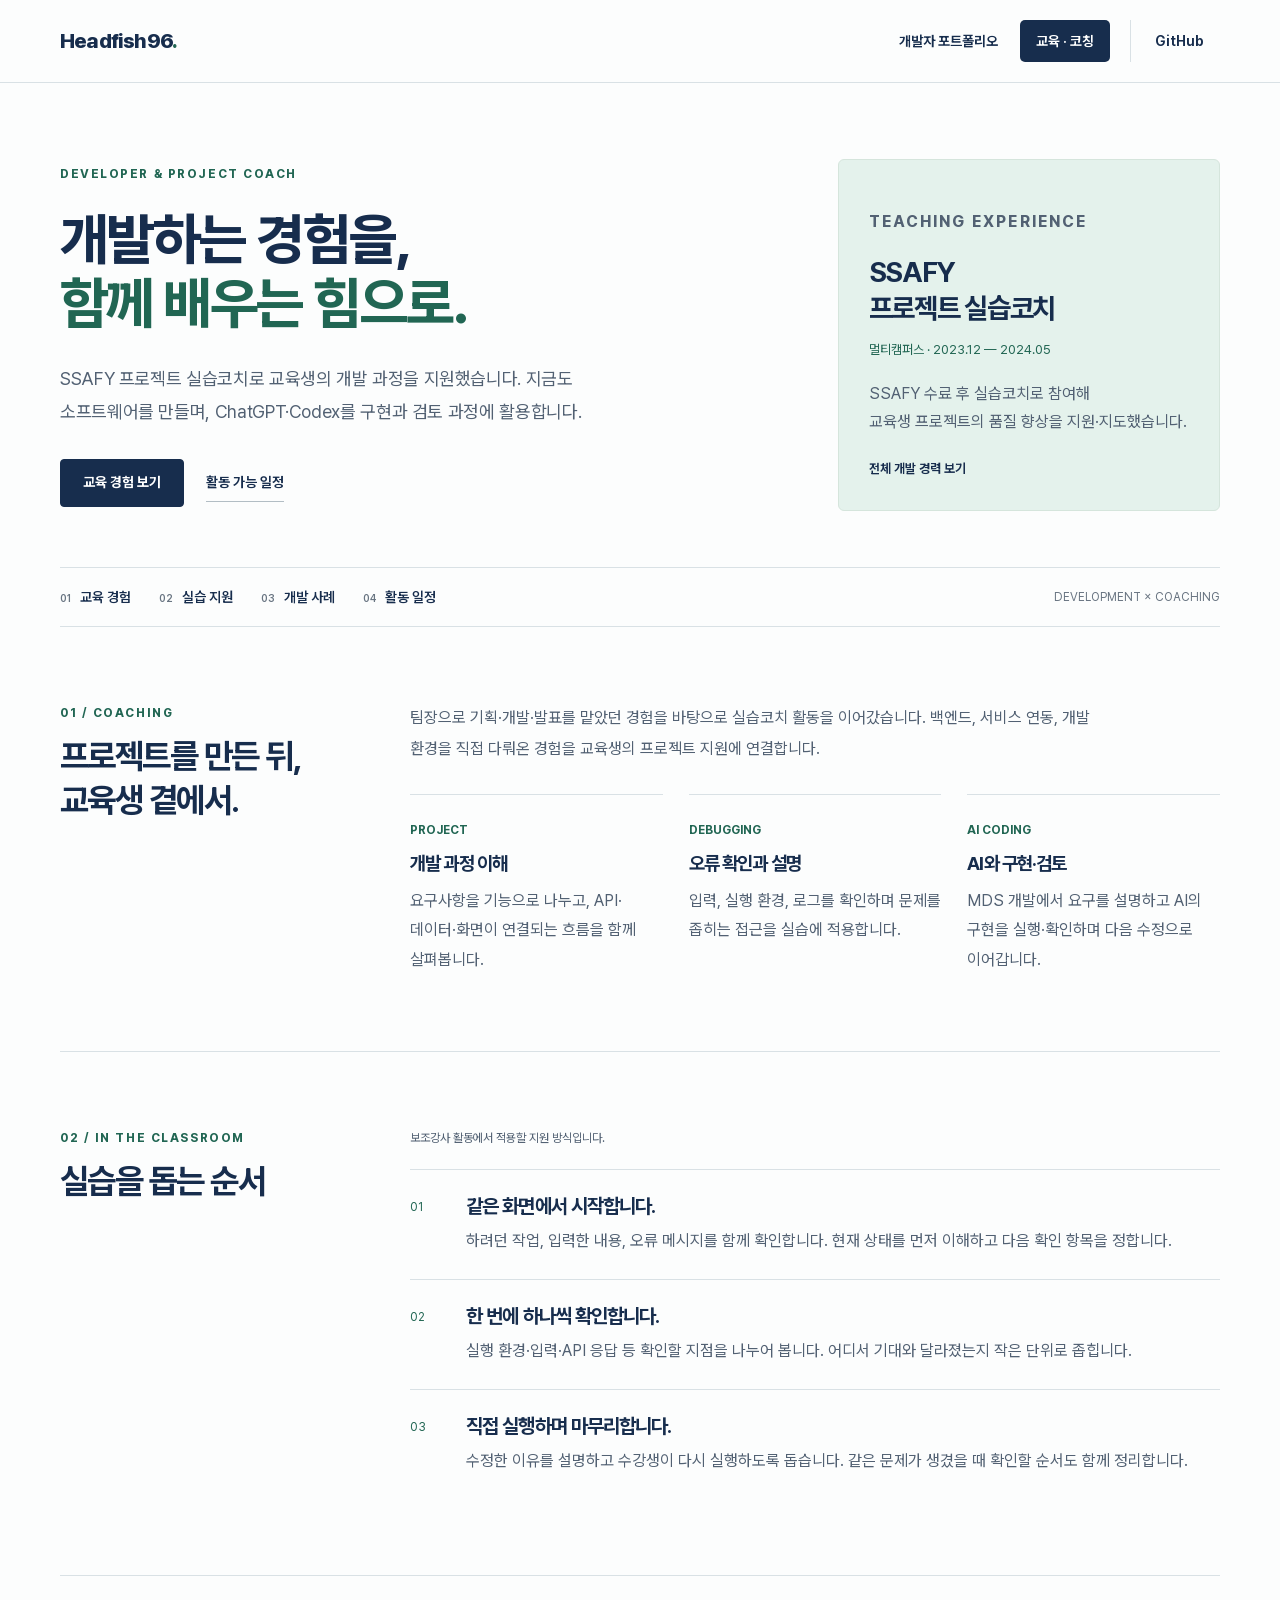
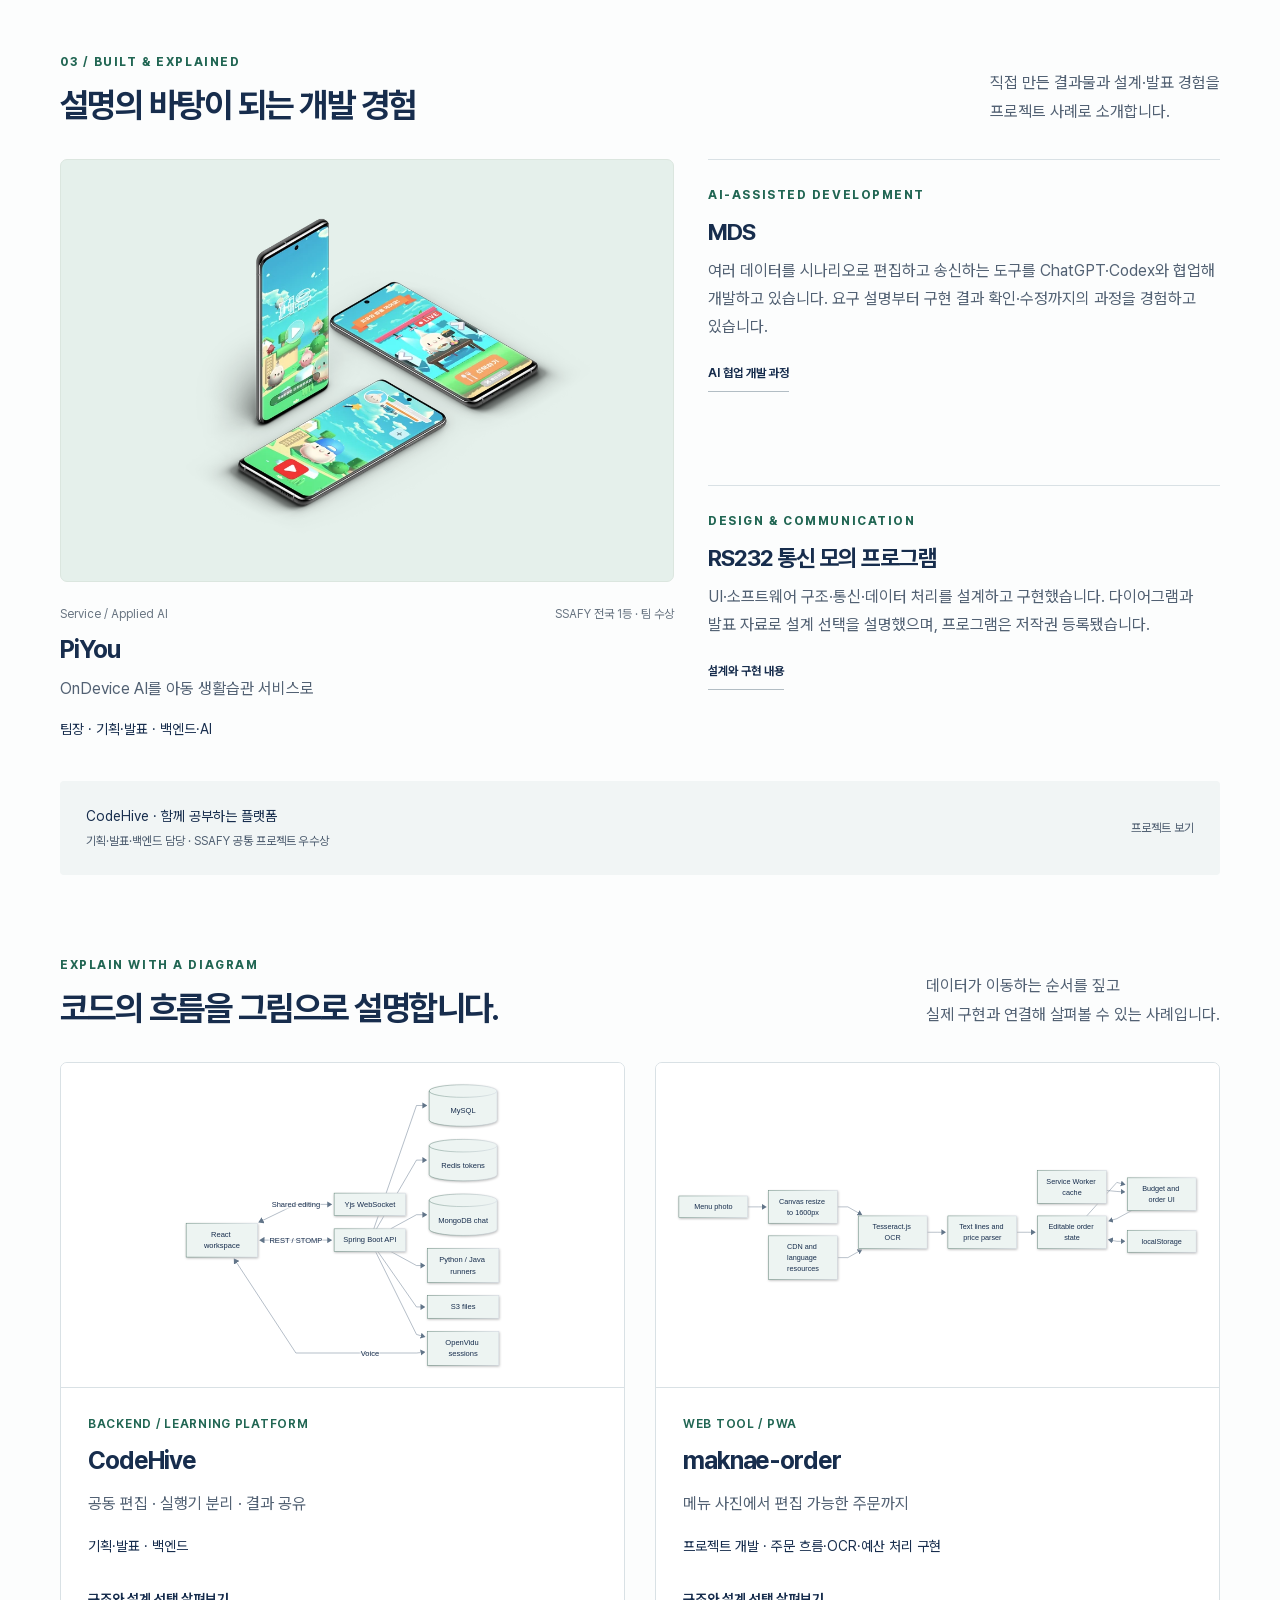
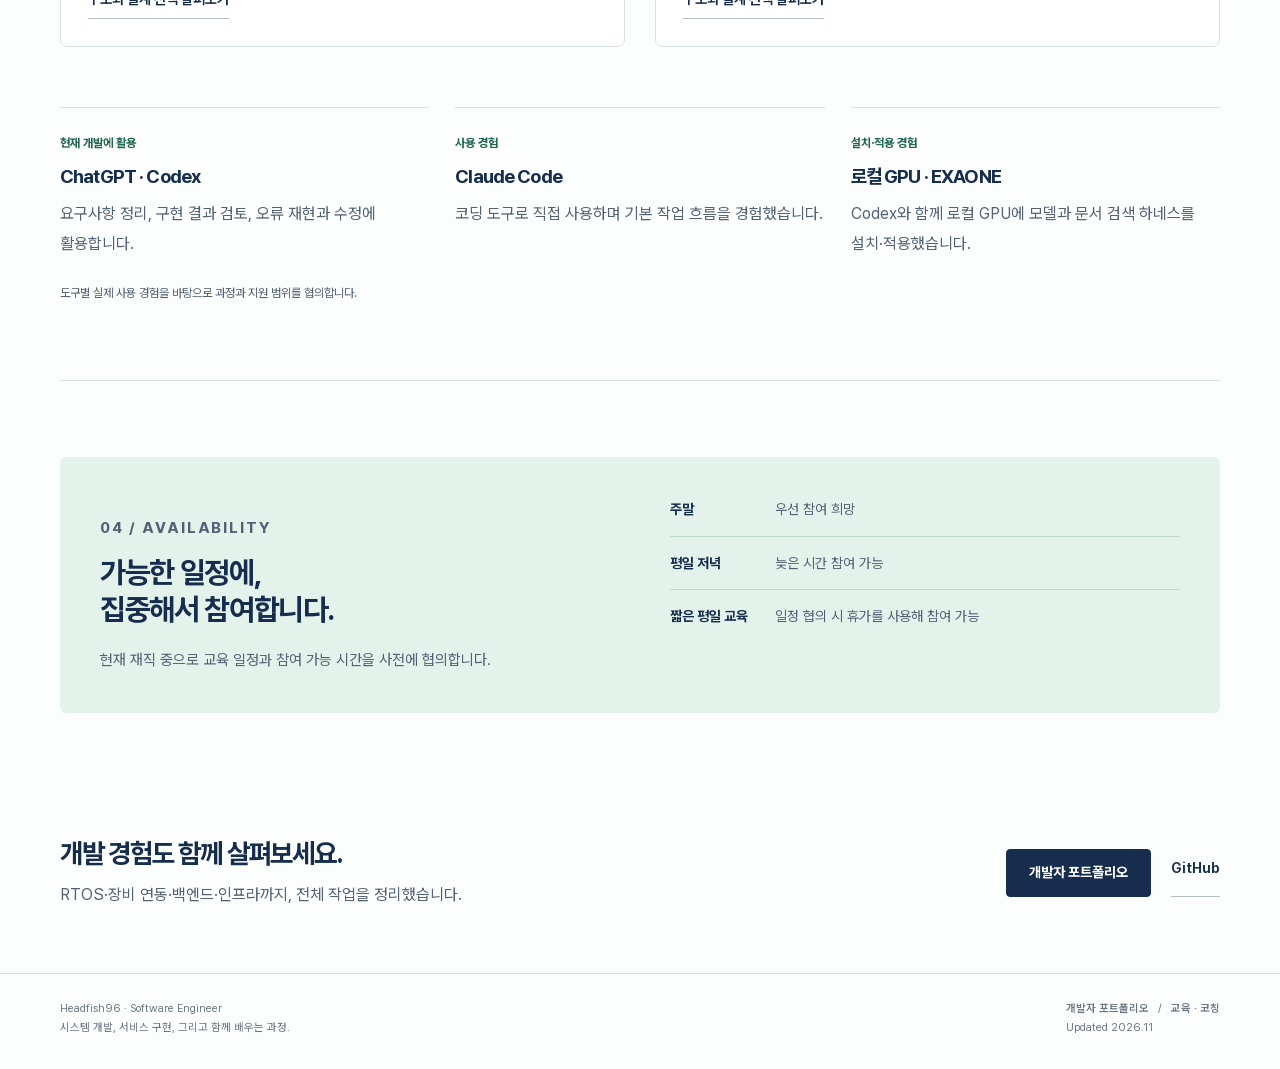
<file: docs/index.html>
<!doctype html>
<html lang="ko"><head><meta charset="utf-8"><meta name="viewport" content="width=device-width,initial-scale=1">
<title>교육·코칭 포트폴리오 · Headfish96</title><meta name="description" content="SSAFY 프로젝트 실습코치 경험과 AI 협업 개발을 바탕으로 교육생의 실습을 돕는 개발자 Headfish96.">
<meta name="theme-color" content="#172d4d"><link rel="canonical" href="https://headfish96.github.io/Headfish96/">
<meta property="og:title" content="교육·코칭 포트폴리오 · Headfish96"><meta property="og:description" content="SSAFY 프로젝트 실습코치 경험과 AI 협업 개발을 바탕으로 교육생의 실습을 돕는 개발자 Headfish96."><meta property="og:type" content="website"><meta property="og:url" content="https://headfish96.github.io/Headfish96/">
<link rel="icon" href="assets/favicon.svg" type="image/svg+xml"><link rel="preload" href="assets/PretendardVariable.woff2" as="font" type="font/woff2" crossorigin>
<link rel="stylesheet" href="portfolio.css"><script src="portfolio.js" defer></script></head>
<body data-page="teaching"><a class="skip" href="#main">본문으로 이동</a>
<header class="site-header"><div class="wrap header-inner"><a class="brand" href="developer.html">Headfish96<span class="brand-dot">.</span></a><nav class="main-nav" aria-label="포트폴리오 선택">
<a href="developer.html" >개발자 포트폴리오</a>
<a href="index.html" aria-current="page">교육 · 코칭</a>
<a class="external" href="https://github.com/Headfish96">GitHub </a></nav></div></header><main id="main"><div class="wrap"><section class="hero coach-hero" aria-labelledby="intro-heading"><div><p class="eyebrow">Developer & Project Coach</p><h1 id="intro-heading">개발하는 경험을,<br><span>함께 배우는 힘으로.</span></h1><p class="lead">SSAFY 프로젝트 실습코치로 교육생의 개발 과정을 지원했습니다. 지금도 소프트웨어를 만들며, ChatGPT·Codex를 구현과 검토 과정에 활용합니다.</p><div class="hero-links"><a class="button" href="#coaching">교육 경험 보기</a><a class="text-link" href="#availability">활동 가능 일정</a></div></div><aside class="coach-proof"><p class="eyebrow">Teaching experience</p><h2>SSAFY<br>프로젝트 실습코치</h2><p class="period">멀티캠퍼스 · 2023.12 — 2024.05</p><p>SSAFY 수료 후 실습코치로 참여해<br>교육생 프로젝트의 품질 향상을 지원·지도했습니다.</p><a class="note-link" href="developer.html#experience">전체 개발 경력 보기 </a></aside></section>
<nav class="section-nav" aria-label="페이지 목차"><a href="#coaching"><span class="number">01</span>교육 경험</a><a href="#practice"><span class="number">02</span>실습 지원</a><a href="#projects"><span class="number">03</span>개발 사례</a><a href="#availability"><span class="number">04</span>활동 일정</a><span class="meta">DEVELOPMENT × COACHING</span></nav>
<section class="section coach-layout" id="coaching"><div class="section-head"><div><p class="eyebrow">01 / Coaching</p><h2>프로젝트를 만든 뒤,<br>교육생 곁에서.</h2></div></div><div class="coach-body"><p>팀장으로 기획·개발·발표를 맡았던 경험을 바탕으로 실습코치 활동을 이어갔습니다. 백엔드, 서비스 연동, 개발 환경을 직접 다뤄온 경험을 교육생의 프로젝트 지원에 연결합니다.</p><div class="focus-grid"><article class="focus-item"><span class="label">PROJECT</span><h3>개발 과정 이해</h3><p>요구사항을 기능으로 나누고, API·데이터·화면이 연결되는 흐름을 함께 살펴봅니다.</p></article><article class="focus-item"><span class="label">DEBUGGING</span><h3>오류 확인과 설명</h3><p>입력, 실행 환경, 로그를 확인하며 문제를 좁히는 접근을 실습에 적용합니다.</p></article><article class="focus-item"><span class="label">AI CODING</span><h3>AI와 구현·검토</h3><p>MDS 개발에서 요구를 설명하고 AI의 구현을 실행·확인하며 다음 수정으로 이어갑니다.</p></article></div></div></section>
<section class="section coach-layout" id="practice"><div class="section-head"><div><p class="eyebrow">02 / In the classroom</p><h2>실습을 돕는 순서</h2></div></div><div><p class="note" style="margin-bottom:20px">보조강사 활동에서 적용할 지원 방식입니다.</p><ol class="practice-list"><li><div><h3>같은 화면에서 시작합니다.</h3><p>하려던 작업, 입력한 내용, 오류 메시지를 함께 확인합니다. 현재 상태를 먼저 이해하고 다음 확인 항목을 정합니다.</p></div></li><li><div><h3>한 번에 하나씩 확인합니다.</h3><p>실행 환경·입력·API 응답 등 확인할 지점을 나누어 봅니다. 어디서 기대와 달라졌는지 작은 단위로 좁힙니다.</p></div></li><li><div><h3>직접 실행하며 마무리합니다.</h3><p>수정한 이유를 설명하고 수강생이 다시 실행하도록 돕습니다. 같은 문제가 생겼을 때 확인할 순서도 함께 정리합니다.</p></div></li></ol></div></section>
<section class="section" id="projects"><div class="section-head"><div><p class="eyebrow">03 / Built & explained</p><h2>설명의 바탕이 되는 개발 경험</h2></div><p>직접 만든 결과물과 설계·발표 경험을<br>프로젝트 사례로 소개합니다.</p></div><div class="coach-projects"><article class="showcase-card" id="piyou"><a class="showcase-media piyou" href="projects/piyou.html" aria-label="PiYou 상세 사례"><img src="assets/piyou.webp" alt="PiYou의 실제 모바일 앱 화면" loading="lazy"></a><div class="showcase-copy"><div class="kicker"><span>Service / Applied AI</span><span>SSAFY 전국 1등 · 팀 수상</span></div><h3><a href="projects/piyou.html">PiYou </a></h3><p>OnDevice AI를 아동 생활습관 서비스로</p><p class="role">팀장 · 기획·발표 · 백엔드·AI</p></div></article><article class="mini-case"><span class="eyebrow">AI-assisted development</span><h3>MDS</h3><p>여러 데이터를 시나리오로 편집하고 송신하는 도구를 ChatGPT·Codex와 협업해 개발하고 있습니다. 요구 설명부터 구현 결과 확인·수정까지의 과정을 경험하고 있습니다.</p><a class="text-link" href="projects/mds.html">AI 협업 개발 과정 </a></article><article class="mini-case"><span class="eyebrow">Design & communication</span><h3>RS232 통신 모의 프로그램</h3><p>UI·소프트웨어 구조·통신·데이터 처리를 설계하고 구현했습니다. 다이어그램과 발표 자료로 설계 선택을 설명했으며, 프로그램은 저작권 등록됐습니다.</p><a class="text-link" href="projects/serial-simulator.html">설계와 구현 내용 </a></article></div>
<a class="inline-more" href="projects/codehive.html"><div><p>CodeHive · 함께 공부하는 플랫폼</p><span>기획·발표·백엔드 담당 · SSAFY 공통 프로젝트 우수상</span></div><span>프로젝트 보기 </span></a>
<section class="teaching-architecture"><div class="section-head"><div><p class="eyebrow">Explain with a diagram</p><h2>코드의 흐름을 그림으로 설명합니다.</h2></div><p>데이터가 이동하는 순서를 짚고<br>실제 구현과 연결해 살펴볼 수 있는 사례입니다.</p></div><div class="architecture-gallery"><article class="architecture-card"><a class="architecture-preview" href="projects/codehive.html#architecture" aria-label="CodeHive 구조도 보기"><img src="assets/architecture/codehive.svg" alt="React 화면은 Yjs로 공동 편집하고 Spring STOMP로 메시지와 실행 결과를 공유합니다." loading="lazy"></a><div class="architecture-card-copy"><p class="eyebrow">Backend / Learning Platform</p><h3><a href="projects/codehive.html">CodeHive</a></h3><p>공동 편집 · 실행기 분리 · 결과 공유</p><p class="role">기획·발표 · 백엔드</p><a class="text-link" href="projects/codehive.html#architecture">구조와 설계 선택 살펴보기</a></div></article><article class="architecture-card"><a class="architecture-preview" href="projects/maknae.html#architecture" aria-label="maknae-order 구조도 보기"><img src="assets/architecture/maknae.svg" alt="메뉴 사진을 Canvas로 축소하고 OCR 후보를 주문 상태로 편집한 뒤 localStorage에 저장합니다." loading="lazy"></a><div class="architecture-card-copy"><p class="eyebrow">Web Tool / PWA</p><h3><a href="projects/maknae.html">maknae-order</a></h3><p>메뉴 사진에서 편집 가능한 주문까지</p><p class="role">프로젝트 개발 · 주문 흐름·OCR·예산 처리 구현</p><a class="text-link" href="projects/maknae.html#architecture">구조와 설계 선택 살펴보기</a></div></article></div></section><div class="focus-grid" id="ai"><article class="focus-item"><span class="label">현재 개발에 활용</span><h3>ChatGPT · Codex</h3><p>요구사항 정리, 구현 결과 검토, 오류 재현과 수정에 활용합니다.</p></article><article class="focus-item"><span class="label">사용 경험</span><h3>Claude Code</h3><p>코딩 도구로 직접 사용하며 기본 작업 흐름을 경험했습니다.</p></article><article class="focus-item"><span class="label">설치·적용 경험</span><h3>로컬 GPU · EXAONE</h3><p>Codex와 함께 로컬 GPU에 모델과 문서 검색 하네스를 설치·적용했습니다.</p></article></div>
<p class="note" style="margin-top:25px">도구별 실제 사용 경험을 바탕으로 과정과 지원 범위를 협의합니다.</p></section>
<section class="section" id="availability"><div class="schedule"><div><p class="eyebrow">04 / Availability</p><h2 style="margin-top:12px">가능한 일정에,<br>집중해서 참여합니다.</h2><p>현재 재직 중으로 교육 일정과 참여 가능 시간을 사전에 협의합니다.</p></div><ul><li><strong>주말</strong><span>우선 참여 희망</span></li><li><strong>평일 저녁</strong><span>늦은 시간 참여 가능</span></li><li><strong>짧은 평일 교육</strong><span>일정 협의 시 휴가를 사용해 참여 가능</span></li></ul></div></section>
<section class="contact-strip"><div><h2>개발 경험도 함께 살펴보세요.</h2><p>RTOS·장비 연동·백엔드·인프라까지, 전체 작업을 정리했습니다.</p></div><div class="contact-links"><a class="button" href="developer.html">개발자 포트폴리오 </a><a class="text-link" href="https://github.com/Headfish96">GitHub</a></div></section></div></main><dialog class="diagram-dialog" aria-labelledby="diagram-dialog-title"><div class="dialog-header"><h2 class="dialog-title" id="diagram-dialog-title">아키텍처 확대</h2><button class="close" type="button" data-close-diagram aria-label="구조도 확대 닫기">닫기</button></div><p class="dialog-help">넓은 그림은 좌우로 스크롤해 확인할 수 있습니다.</p><div class="dialog-canvas"><img alt=""></div></dialog><footer class="site-footer"><div class="wrap footer-inner"><p>Headfish96 · Software Engineer<br>시스템 개발, 서비스 구현, 그리고 함께 배우는 과정.</p><p><a href="developer.html">개발자 포트폴리오</a> &nbsp; / &nbsp; <a href="index.html">교육 · 코칭</a><br>Updated 2026.11</p></div></footer></body></html>
</file>
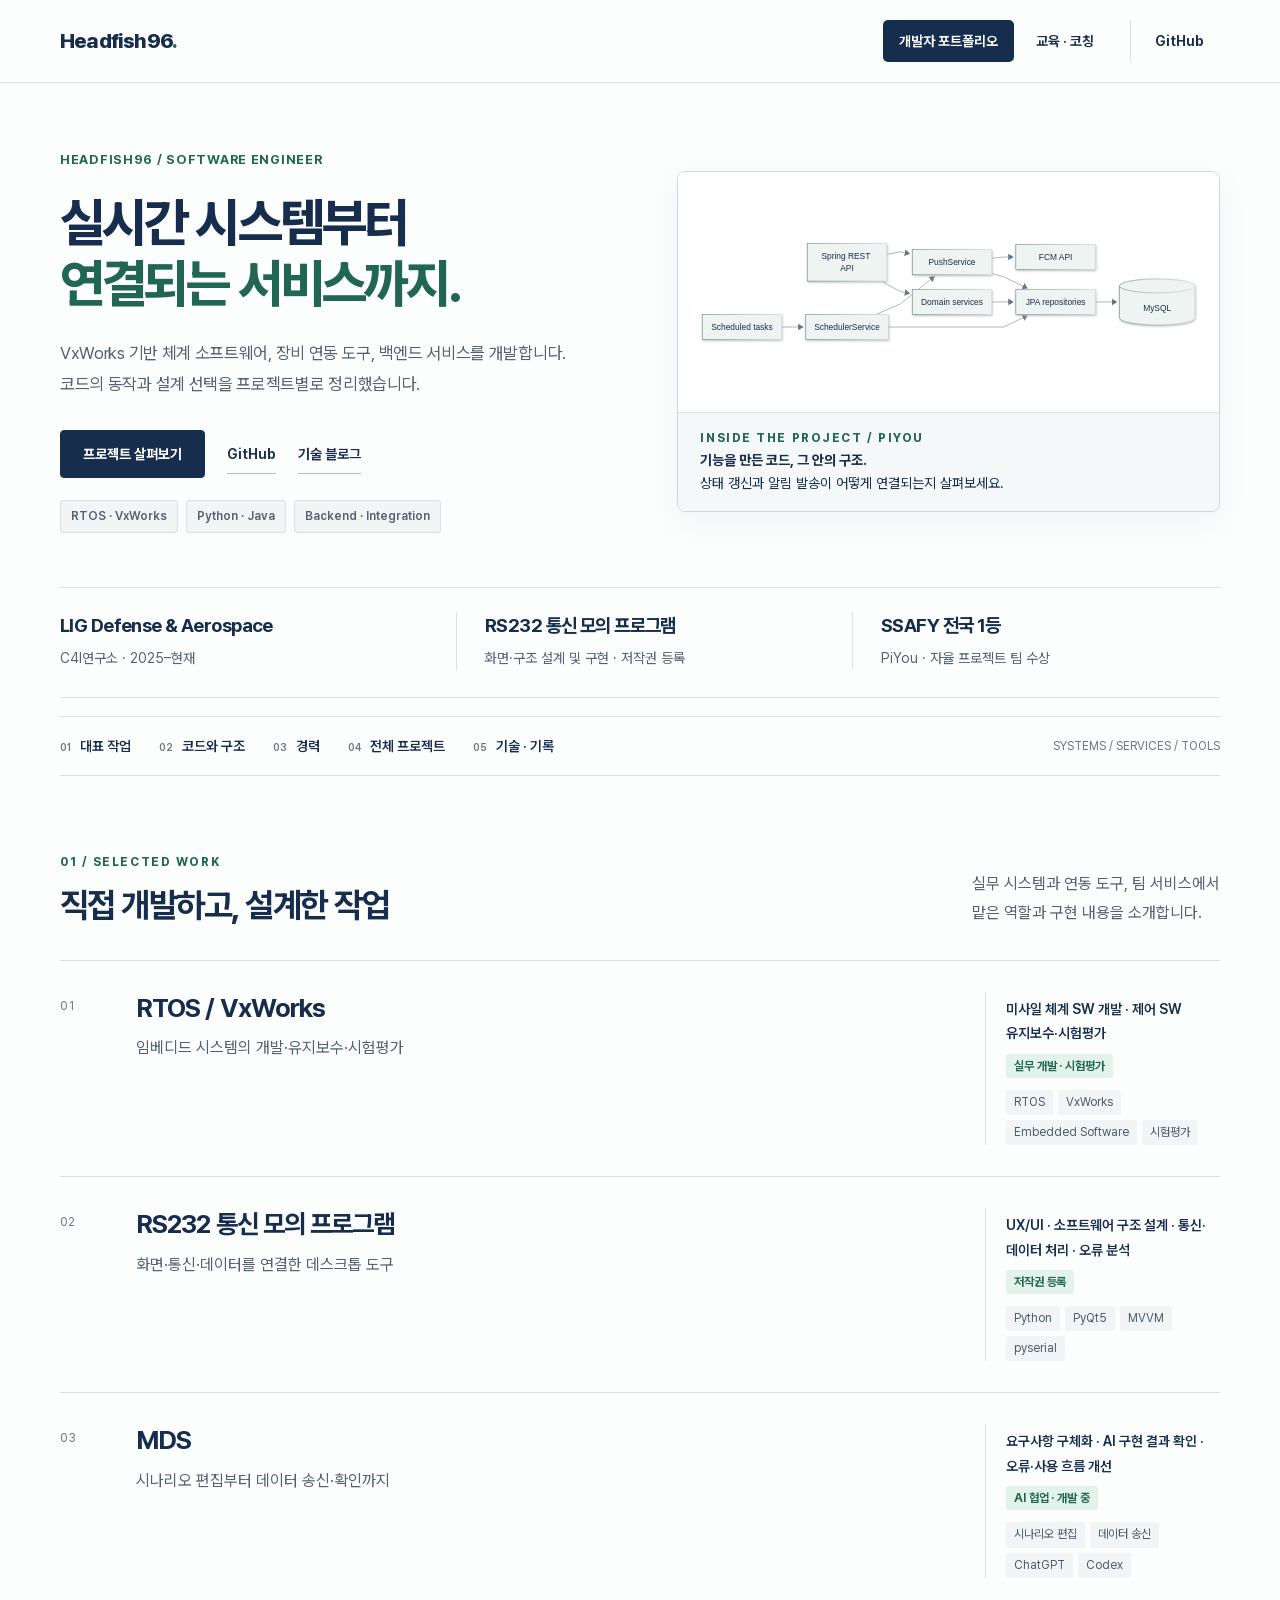
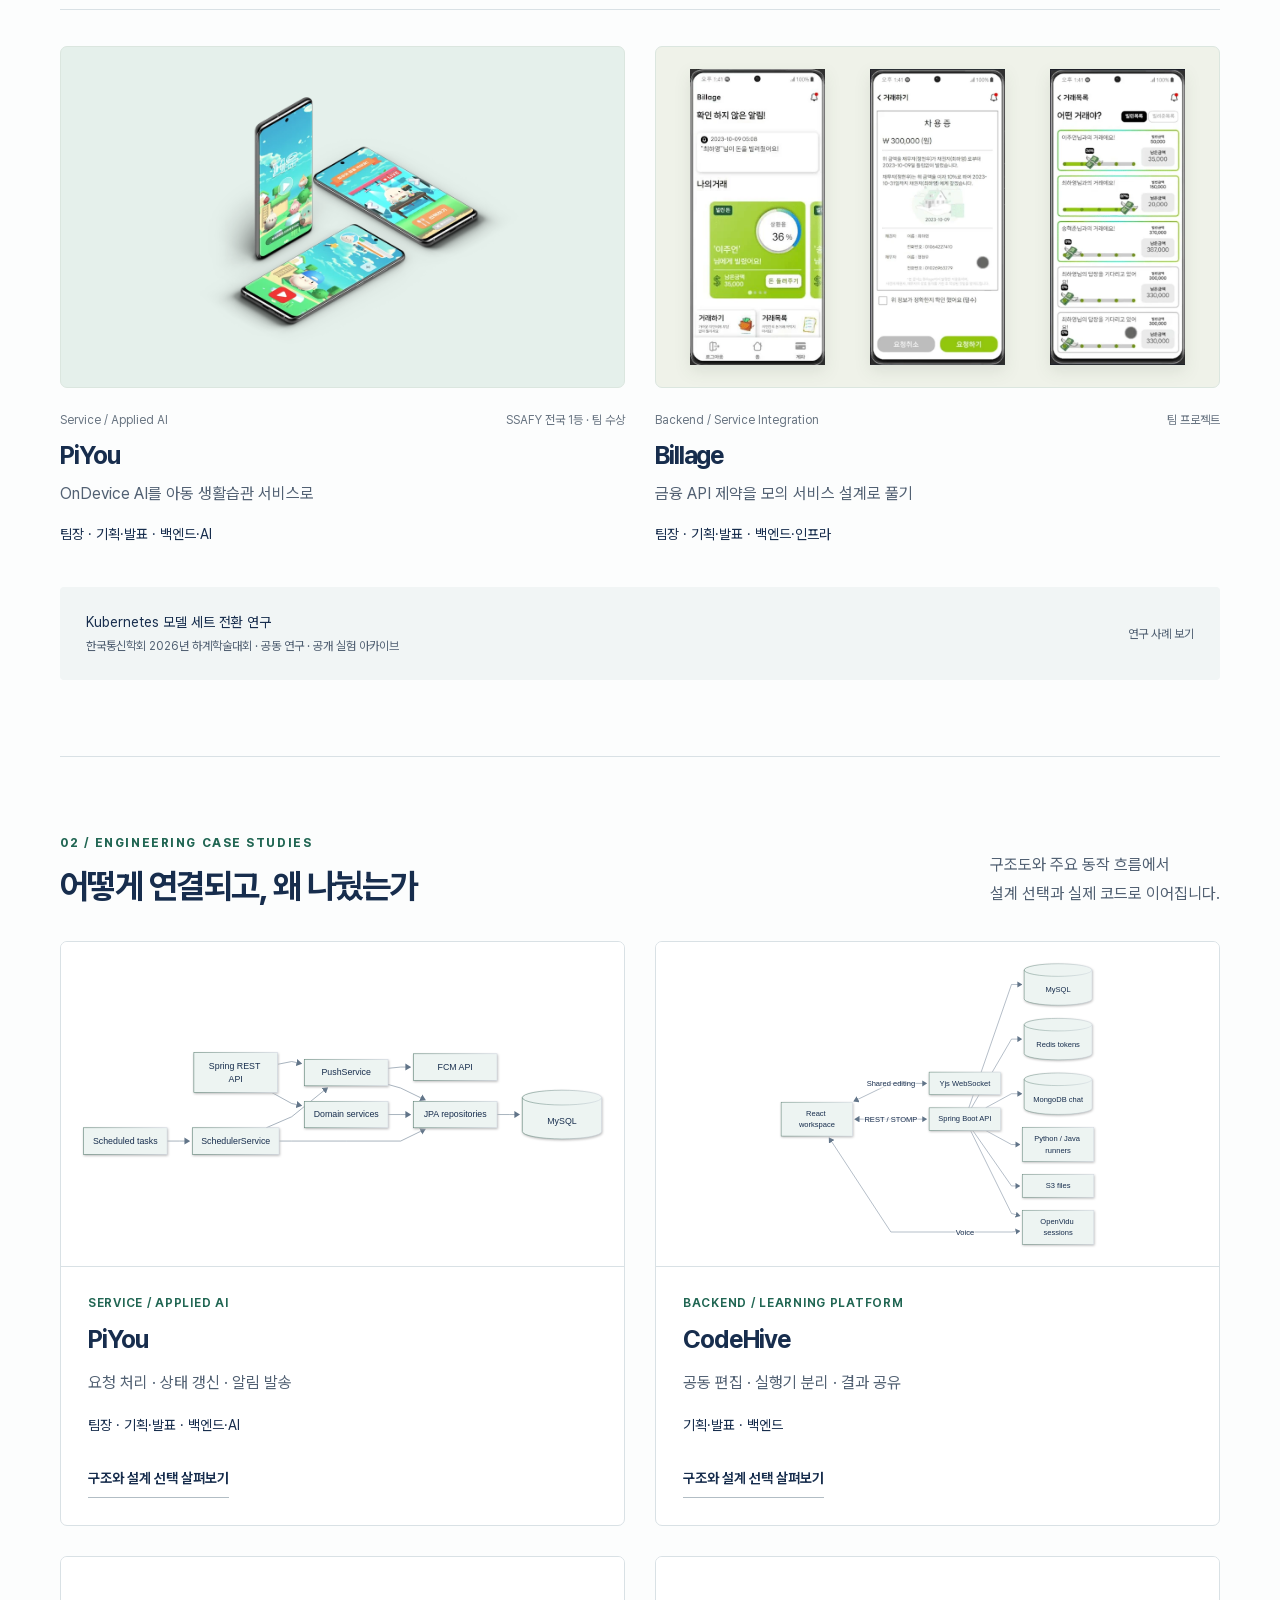
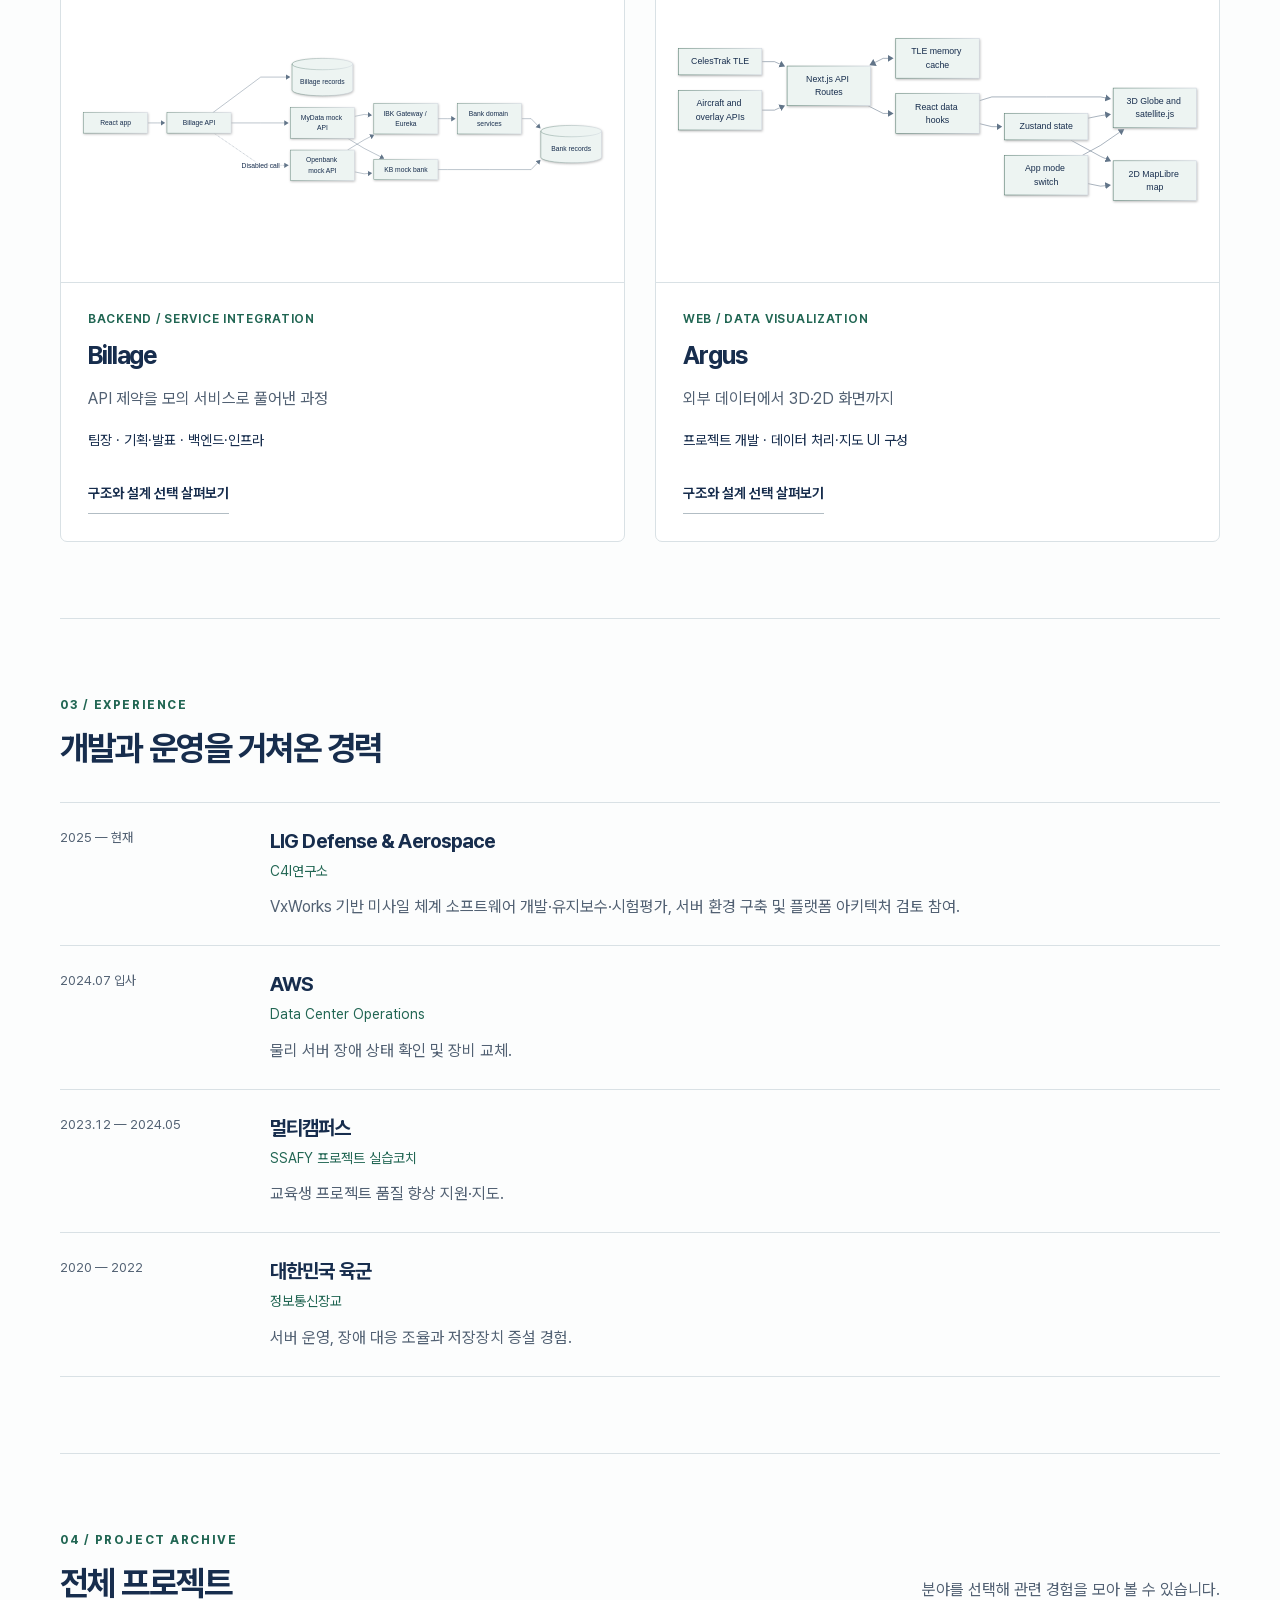
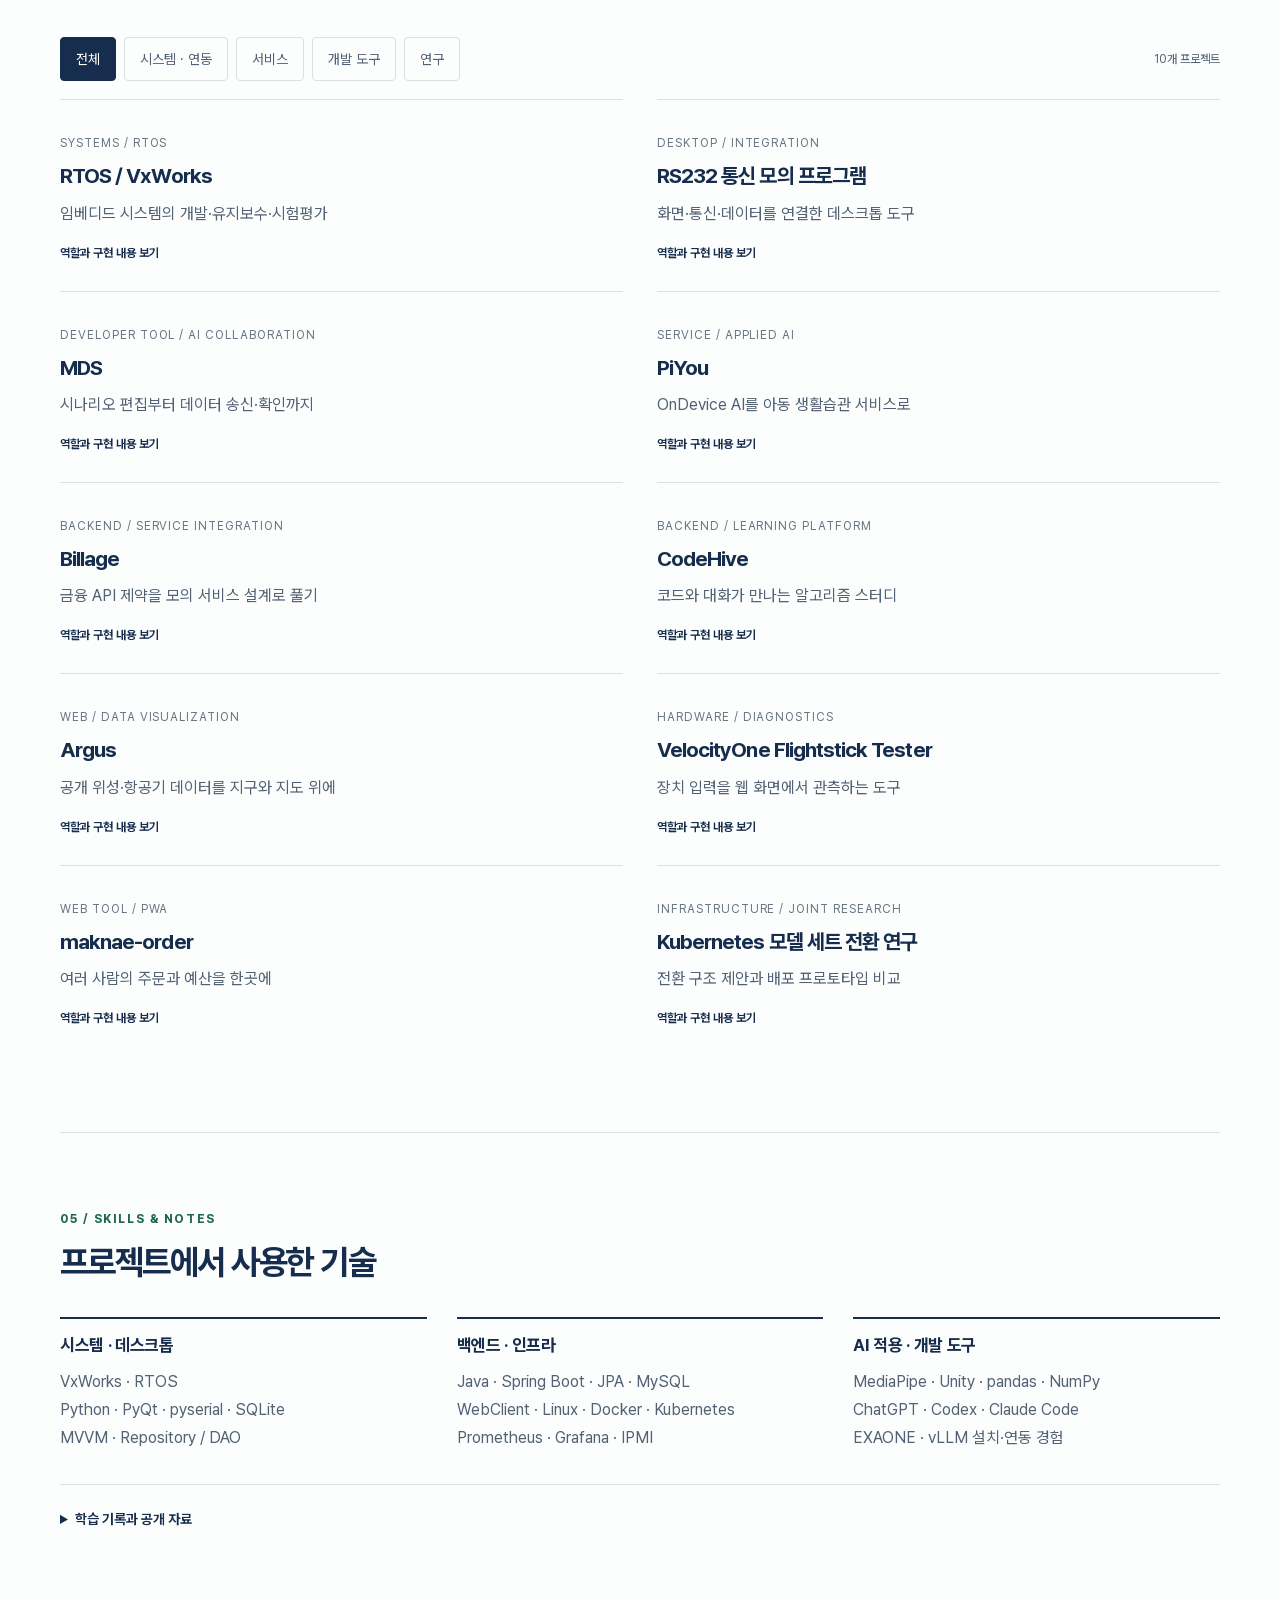
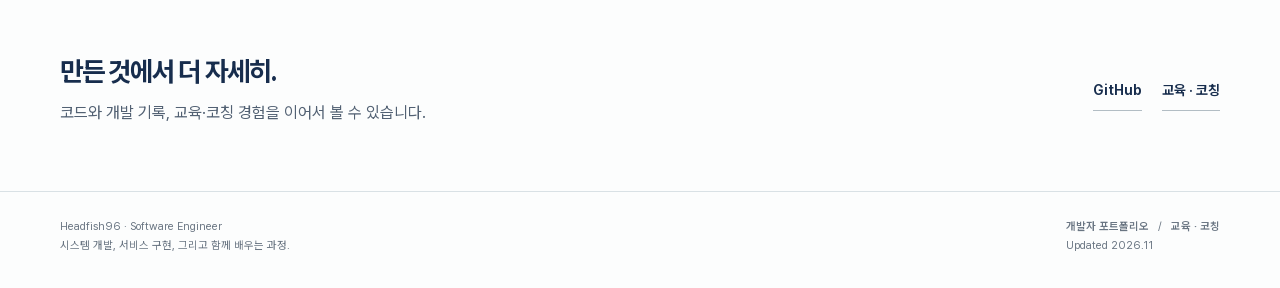
<file: docs/developer.html>
<!doctype html>
<html lang="ko"><head><meta charset="utf-8"><meta name="viewport" content="width=device-width,initial-scale=1">
<title>개발자 포트폴리오 · Headfish96</title><meta name="description" content="VxWorks RTOS, 통신 모의 프로그램, 백엔드와 인프라. Headfish96의 개발·설계 사례와 공개 프로젝트.">
<meta name="theme-color" content="#172d4d"><link rel="canonical" href="https://headfish96.github.io/Headfish96/developer.html">
<meta property="og:title" content="개발자 포트폴리오 · Headfish96"><meta property="og:description" content="VxWorks RTOS, 통신 모의 프로그램, 백엔드와 인프라. Headfish96의 개발·설계 사례와 공개 프로젝트."><meta property="og:type" content="website"><meta property="og:url" content="https://headfish96.github.io/Headfish96/developer.html">
<link rel="icon" href="assets/favicon.svg" type="image/svg+xml"><link rel="preload" href="assets/PretendardVariable.woff2" as="font" type="font/woff2" crossorigin>
<link rel="stylesheet" href="portfolio.css"><script src="portfolio.js" defer></script></head>
<body data-page="developer"><a class="skip" href="#main">본문으로 이동</a>
<header class="site-header"><div class="wrap header-inner"><a class="brand" href="developer.html">Headfish96<span class="brand-dot">.</span></a><nav class="main-nav" aria-label="포트폴리오 선택">
<a href="developer.html" aria-current="page">개발자 포트폴리오</a>
<a href="index.html" >교육 · 코칭</a>
<a class="external" href="https://github.com/Headfish96">GitHub </a></nav></div></header><main id="main"><div class="wrap"><section class="engineering-hero" aria-labelledby="intro-heading"><div><p class="hero-identity">HEADFISH96 / SOFTWARE ENGINEER</p><h1 id="intro-heading">실시간 시스템부터<br><span>연결되는 서비스까지.</span></h1><p class="hero-subline">VxWorks 기반 체계 소프트웨어, 장비 연동 도구, 백엔드 서비스를 개발합니다. 코드의 동작과 설계 선택을 프로젝트별로 정리했습니다.</p><div class="hero-links"><a class="button" href="#selected">프로젝트 살펴보기</a><a class="text-link" href="https://github.com/Headfish96">GitHub</a><a class="text-link" href="https://coder-angrybird.tistory.com/">기술 블로그</a></div><div class="hero-tokens"><span>RTOS · VxWorks</span><span>Python · Java</span><span>Backend · Integration</span></div></div><a class="hero-diagram-link" href="projects/piyou.html#architecture"><img src="assets/architecture/piyou.svg" alt="PiYou의 API·예약 작업·데이터 저장·알림 연결 구조"><div><p class="eyebrow">Inside the project / PiYou</p><strong>기능을 만든 코드, 그 안의 구조.</strong><p>상태 갱신과 알림 발송이 어떻게 연결되는지 살펴보세요.</p></div></a></section><div class="credibility-strip"><div><strong>LIG Defense & Aerospace</strong><p>C4I연구소 · 2025–현재</p></div><div><strong>RS232 통신 모의 프로그램</strong><p>화면·구조 설계 및 구현 · 저작권 등록</p></div><div><strong>SSAFY 전국 1등</strong><p>PiYou · 자율 프로젝트 팀 수상</p></div></div>
<nav class="section-nav" aria-label="페이지 목차"><a href="#selected"><span class="number">01</span>대표 작업</a><a href="#engineering"><span class="number">02</span>코드와 구조</a><a href="#experience"><span class="number">03</span>경력</a><a href="#archive"><span class="number">04</span>전체 프로젝트</a><a href="#skills"><span class="number">05</span>기술 · 기록</a><span class="meta">SYSTEMS / SERVICES / TOOLS</span></nav>
<section class="section" id="selected"><div class="section-head"><div><p class="eyebrow">01 / Selected work</p><h2>직접 개발하고, 설계한 작업</h2></div><p>실무 시스템과 연동 도구, 팀 서비스에서<br>맡은 역할과 구현 내용을 소개합니다.</p></div><div class="project-list"><article class="project-item" id="rtos"><span class="project-num">01</span><div><h3><a href="projects/rtos.html">RTOS / VxWorks </a></h3><p class="summary">임베디드 시스템의 개발·유지보수·시험평가</p></div><div class="project-meta"><strong>미사일 체계 SW 개발 · 제어 SW 유지보수·시험평가</strong><span class="status">실무 개발 · 시험평가</span><ul class="tags" aria-label="사용 기술"><li>RTOS</li><li>VxWorks</li><li>Embedded Software</li><li>시험평가</li></ul></div></article><article class="project-item" id="serial-simulator"><span class="project-num">02</span><div><h3><a href="projects/serial-simulator.html">RS232 통신 모의 프로그램 </a></h3><p class="summary">화면·통신·데이터를 연결한 데스크톱 도구</p></div><div class="project-meta"><strong>UX/UI · 소프트웨어 구조 설계 · 통신·데이터 처리 · 오류 분석</strong><span class="status">저작권 등록</span><ul class="tags" aria-label="사용 기술"><li>Python</li><li>PyQt5</li><li>MVVM</li><li>pyserial</li></ul></div></article><article class="project-item" id="mds"><span class="project-num">03</span><div><h3><a href="projects/mds.html">MDS </a></h3><p class="summary">시나리오 편집부터 데이터 송신·확인까지</p></div><div class="project-meta"><strong>요구사항 구체화 · AI 구현 결과 확인 · 오류·사용 흐름 개선</strong><span class="status">AI 협업 · 개발 중</span><ul class="tags" aria-label="사용 기술"><li>시나리오 편집</li><li>데이터 송신</li><li>ChatGPT</li><li>Codex</li></ul></div></article></div><div class="showcase"><article class="showcase-card" id="piyou"><a class="showcase-media piyou" href="projects/piyou.html" aria-label="PiYou 상세 사례"><img src="assets/piyou.webp" alt="PiYou의 실제 모바일 앱 화면" loading="lazy"></a><div class="showcase-copy"><div class="kicker"><span>Service / Applied AI</span><span>SSAFY 전국 1등 · 팀 수상</span></div><h3><a href="projects/piyou.html">PiYou </a></h3><p>OnDevice AI를 아동 생활습관 서비스로</p><p class="role">팀장 · 기획·발표 · 백엔드·AI</p></div></article><article class="showcase-card" id="billage"><a class="showcase-media billage" href="projects/billage.html" aria-label="Billage 상세 사례"><img src="assets/billage-home.webp" alt="Billage 거래 현황 화면" loading="lazy" width="270" height="550"><img src="assets/billage-contract.webp" alt="Billage 차용증 화면" loading="lazy" width="270" height="550"><img src="assets/billage-history.webp" alt="Billage 거래 내역 화면" loading="lazy" width="270" height="550"></a><div class="showcase-copy"><div class="kicker"><span>Backend / Service Integration</span><span>팀 프로젝트</span></div><h3><a href="projects/billage.html">Billage </a></h3><p>금융 API 제약을 모의 서비스 설계로 풀기</p><p class="role">팀장 · 기획·발표 · 백엔드·인프라</p></div></article></div><a class="inline-more" href="projects/model-transition.html"><div><p>Kubernetes 모델 세트 전환 연구</p><span>한국통신학회 2026년 하계학술대회 · 공동 연구 · 공개 실험 아카이브</span></div><span>연구 사례 보기 </span></a></section>
<section class="section" id="engineering"><div class="section-head"><div><p class="eyebrow">02 / Engineering case studies</p><h2>어떻게 연결되고, 왜 나눴는가</h2></div><p>구조도와 주요 동작 흐름에서<br>설계 선택과 실제 코드로 이어집니다.</p></div><div class="architecture-gallery"><article class="architecture-card"><a class="architecture-preview" href="projects/piyou.html#architecture" aria-label="PiYou 구조도 보기"><img src="assets/architecture/piyou.svg" alt="Spring API와 예약 작업이 도메인 서비스·JPA 저장소를 공유하고 FCM으로 알림을 보냅니다." loading="lazy"></a><div class="architecture-card-copy"><p class="eyebrow">Service / Applied AI</p><h3><a href="projects/piyou.html">PiYou</a></h3><p>요청 처리 · 상태 갱신 · 알림 발송</p><p class="role">팀장 · 기획·발표 · 백엔드·AI</p><a class="text-link" href="projects/piyou.html#architecture">구조와 설계 선택 살펴보기</a></div></article><article class="architecture-card"><a class="architecture-preview" href="projects/codehive.html#architecture" aria-label="CodeHive 구조도 보기"><img src="assets/architecture/codehive.svg" alt="React 화면은 Yjs로 공동 편집하고 Spring STOMP로 메시지와 실행 결과를 공유합니다." loading="lazy"></a><div class="architecture-card-copy"><p class="eyebrow">Backend / Learning Platform</p><h3><a href="projects/codehive.html">CodeHive</a></h3><p>공동 편집 · 실행기 분리 · 결과 공유</p><p class="role">기획·발표 · 백엔드</p><a class="text-link" href="projects/codehive.html#architecture">구조와 설계 선택 살펴보기</a></div></article><article class="architecture-card"><a class="architecture-preview" href="projects/billage.html#architecture" aria-label="Billage 구조도 보기"><img src="assets/architecture/billage.svg" alt="Billage에서 MyData를 거쳐 모의 은행 API를 조회합니다. Openbank 이체 호출의 비활성 상태도 표시했습니다." loading="lazy"></a><div class="architecture-card-copy"><p class="eyebrow">Backend / Service Integration</p><h3><a href="projects/billage.html">Billage</a></h3><p>API 제약을 모의 서비스로 풀어낸 과정</p><p class="role">팀장 · 기획·발표 · 백엔드·인프라</p><a class="text-link" href="projects/billage.html#architecture">구조와 설계 선택 살펴보기</a></div></article><article class="architecture-card"><a class="architecture-preview" href="projects/argus.html#architecture" aria-label="Argus 구조도 보기"><img src="assets/architecture/argus.svg" alt="Next.js API가 공개 데이터를 중계하고 React hooks와 Zustand 상태를 통해 3D·2D 화면을 갱신합니다." loading="lazy"></a><div class="architecture-card-copy"><p class="eyebrow">Web / Data Visualization</p><h3><a href="projects/argus.html">Argus</a></h3><p>외부 데이터에서 3D·2D 화면까지</p><p class="role">프로젝트 개발 · 데이터 처리·지도 UI 구성</p><a class="text-link" href="projects/argus.html#architecture">구조와 설계 선택 살펴보기</a></div></article></div></section><section class="section" id="experience"><div class="section-head"><div><p class="eyebrow">03 / Experience</p><h2>개발과 운영을 거쳐온 경력</h2></div></div><div class="experience-list"><article class="experience-item"><time>2025 — 현재</time><div><h3>LIG Defense & Aerospace</h3><p class="role">C4I연구소</p><p>VxWorks 기반 미사일 체계 소프트웨어 개발·유지보수·시험평가, 서버 환경 구축 및 플랫폼 아키텍처 검토 참여.</p></div></article><article class="experience-item"><time>2024.07 입사</time><div><h3>AWS</h3><p class="role">Data Center Operations</p><p>물리 서버 장애 상태 확인 및 장비 교체.</p></div></article><article class="experience-item"><time>2023.12 — 2024.05</time><div><h3>멀티캠퍼스</h3><p class="role">SSAFY 프로젝트 실습코치</p><p>교육생 프로젝트 품질 향상 지원·지도.</p></div></article><article class="experience-item"><time>2020 — 2022</time><div><h3>대한민국 육군</h3><p class="role">정보통신장교</p><p>서버 운영, 장애 대응 조율과 저장장치 증설 경험.</p></div></article></div></section>
<section class="section" id="archive"><div class="section-head"><div><p class="eyebrow">04 / Project archive</p><h2>전체 프로젝트</h2></div><p>분야를 선택해 관련 경험을 모아 볼 수 있습니다.</p></div><div class="archive-top"><div class="filters" role="group" aria-label="프로젝트 분야"><button class="filter" type="button" data-filter="all" aria-pressed="true">전체</button><button class="filter" type="button" data-filter="systems" aria-pressed="false">시스템 · 연동</button><button class="filter" type="button" data-filter="services" aria-pressed="false">서비스</button><button class="filter" type="button" data-filter="tools" aria-pressed="false">개발 도구</button><button class="filter" type="button" data-filter="research" aria-pressed="false">연구</button></div><p class="result-count" aria-live="polite" data-result-count>10개 프로젝트</p></div><div class="archive-grid"><article class="archive-item" data-project-category="systems"><p class="category">Systems / RTOS</p><h3><a href="projects/rtos.html">RTOS / VxWorks </a></h3><p>임베디드 시스템의 개발·유지보수·시험평가</p><a class="details-link" href="projects/rtos.html">역할과 구현 내용 보기</a></article><article class="archive-item" data-project-category="systems"><p class="category">Desktop / Integration</p><h3><a href="projects/serial-simulator.html">RS232 통신 모의 프로그램 </a></h3><p>화면·통신·데이터를 연결한 데스크톱 도구</p><a class="details-link" href="projects/serial-simulator.html">역할과 구현 내용 보기</a></article><article class="archive-item" data-project-category="tools"><p class="category">Developer Tool / AI Collaboration</p><h3><a href="projects/mds.html">MDS </a></h3><p>시나리오 편집부터 데이터 송신·확인까지</p><a class="details-link" href="projects/mds.html">역할과 구현 내용 보기</a></article><article class="archive-item" data-project-category="services"><p class="category">Service / Applied AI</p><h3><a href="projects/piyou.html">PiYou </a></h3><p>OnDevice AI를 아동 생활습관 서비스로</p><a class="details-link" href="projects/piyou.html">역할과 구현 내용 보기</a></article><article class="archive-item" data-project-category="services"><p class="category">Backend / Service Integration</p><h3><a href="projects/billage.html">Billage </a></h3><p>금융 API 제약을 모의 서비스 설계로 풀기</p><a class="details-link" href="projects/billage.html">역할과 구현 내용 보기</a></article><article class="archive-item" data-project-category="services"><p class="category">Backend / Learning Platform</p><h3><a href="projects/codehive.html">CodeHive </a></h3><p>코드와 대화가 만나는 알고리즘 스터디</p><a class="details-link" href="projects/codehive.html">역할과 구현 내용 보기</a></article><article class="archive-item" data-project-category="tools"><p class="category">Web / Data Visualization</p><h3><a href="projects/argus.html">Argus </a></h3><p>공개 위성·항공기 데이터를 지구와 지도 위에</p><a class="details-link" href="projects/argus.html">역할과 구현 내용 보기</a></article><article class="archive-item" data-project-category="systems"><p class="category">Hardware / Diagnostics</p><h3><a href="projects/flightstick.html">VelocityOne Flightstick Tester </a></h3><p>장치 입력을 웹 화면에서 관측하는 도구</p><a class="details-link" href="projects/flightstick.html">역할과 구현 내용 보기</a></article><article class="archive-item" data-project-category="tools"><p class="category">Web Tool / PWA</p><h3><a href="projects/maknae.html">maknae-order </a></h3><p>여러 사람의 주문과 예산을 한곳에</p><a class="details-link" href="projects/maknae.html">역할과 구현 내용 보기</a></article><article class="archive-item" data-project-category="research"><p class="category">Infrastructure / Joint Research</p><h3><a href="projects/model-transition.html">Kubernetes 모델 세트 전환 연구 </a></h3><p>전환 구조 제안과 배포 프로토타입 비교</p><a class="details-link" href="projects/model-transition.html">역할과 구현 내용 보기</a></article></div></section>
<section class="section" id="skills"><div class="section-head"><div><p class="eyebrow">05 / Skills & notes</p><h2>프로젝트에서 사용한 기술</h2></div></div><div class="skill-grid"><article class="skill-block"><h3>시스템 · 데스크톱</h3><p>VxWorks · RTOS<br>Python · PyQt · pyserial · SQLite<br>MVVM · Repository / DAO</p></article><article class="skill-block"><h3>백엔드 · 인프라</h3><p>Java · Spring Boot · JPA · MySQL<br>WebClient · Linux · Docker · Kubernetes<br>Prometheus · Grafana · IPMI</p></article><article class="skill-block"><h3>AI 적용 · 개발 도구</h3><p>MediaPipe · Unity · pandas · NumPy<br>ChatGPT · Codex · Claude Code<br>EXAONE · vLLM 설치·연동 경험</p></article></div><details class="learning"><summary>학습 기록과 공개 자료</summary><div class="learning-links"><a href="https://github.com/Headfish96/Algorithm">알고리즘</a><a href="https://github.com/Headfish96/CS-Study">CS 스터디</a><a href="https://github.com/Headfish96/Today-I-Learn">TIL</a><a href="https://github.com/Headfish96/Online-Judge">온라인 저지</a><a href="https://github.com/Headfish96/PY4E_Boostcourse">Python 실습</a><a href="https://github.com/Headfish96/Headfish96/blob/main/projects/quant-research.md">데이터 분석 연구</a></div></details></section>
<section class="contact-strip"><div><h2>만든 것에서 더 자세히.</h2><p>코드와 개발 기록, 교육·코칭 경험을 이어서 볼 수 있습니다.</p></div><div class="contact-links"><a class="text-link" href="https://github.com/Headfish96">GitHub </a><a class="text-link" href="index.html">교육 · 코칭 </a></div></section></div></main><dialog class="diagram-dialog" aria-labelledby="diagram-dialog-title"><div class="dialog-header"><h2 class="dialog-title" id="diagram-dialog-title">아키텍처 확대</h2><button class="close" type="button" data-close-diagram aria-label="구조도 확대 닫기">닫기</button></div><p class="dialog-help">넓은 그림은 좌우로 스크롤해 확인할 수 있습니다.</p><div class="dialog-canvas"><img alt=""></div></dialog><footer class="site-footer"><div class="wrap footer-inner"><p>Headfish96 · Software Engineer<br>시스템 개발, 서비스 구현, 그리고 함께 배우는 과정.</p><p><a href="developer.html">개발자 포트폴리오</a> &nbsp; / &nbsp; <a href="index.html">교육 · 코칭</a><br>Updated 2026.11</p></div></footer></body></html>
</file>
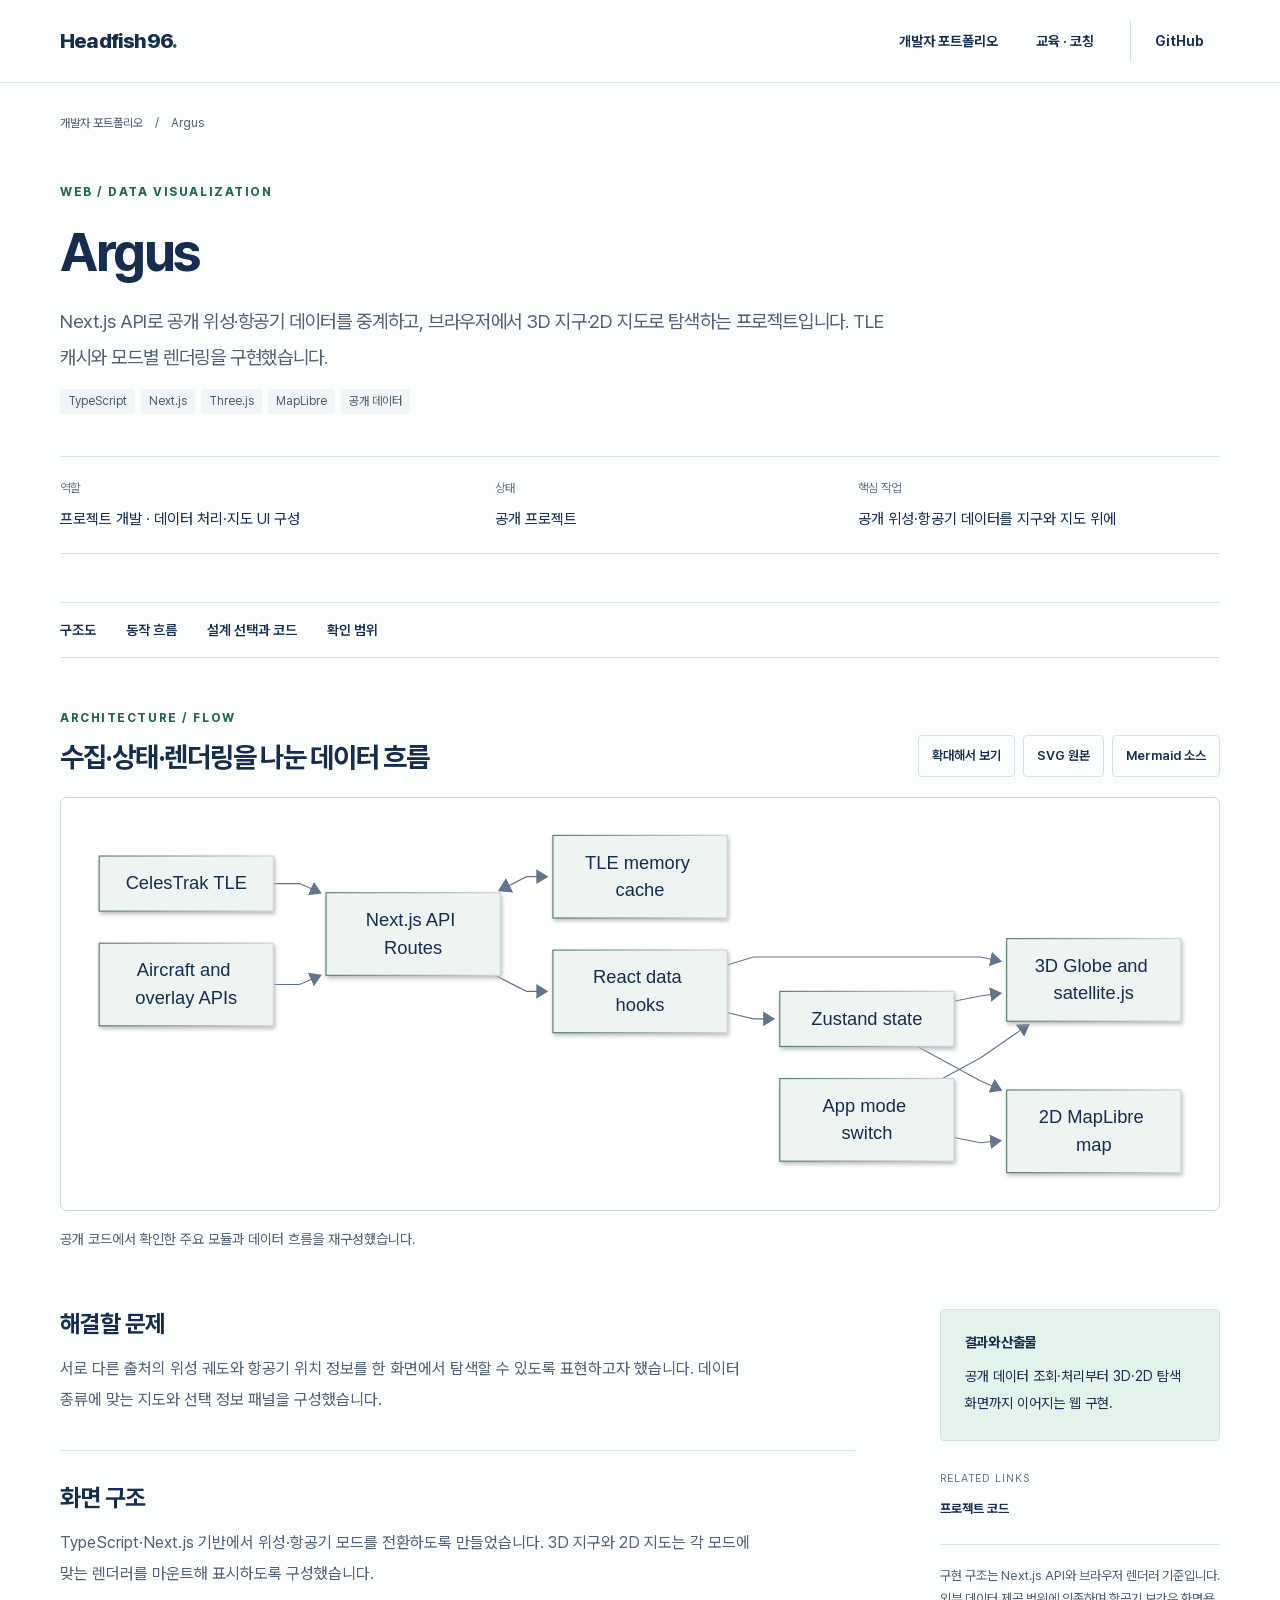
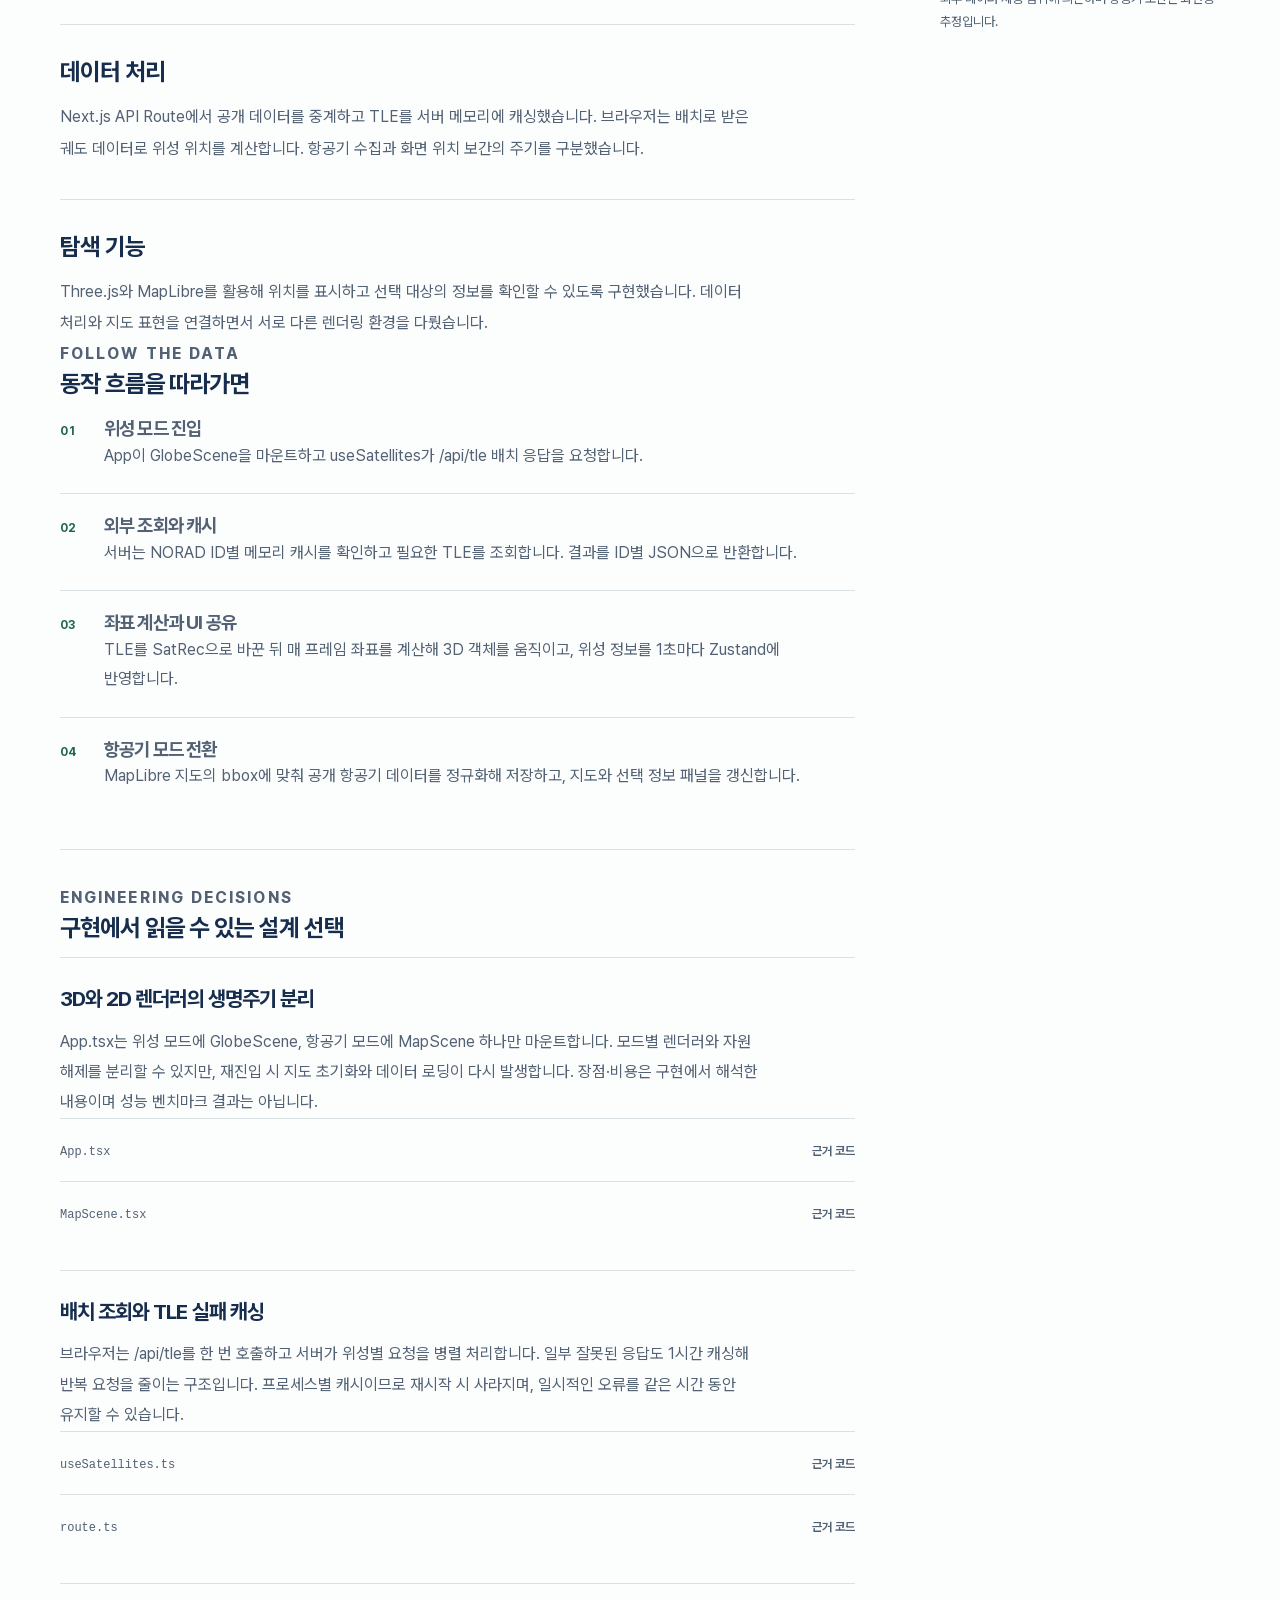
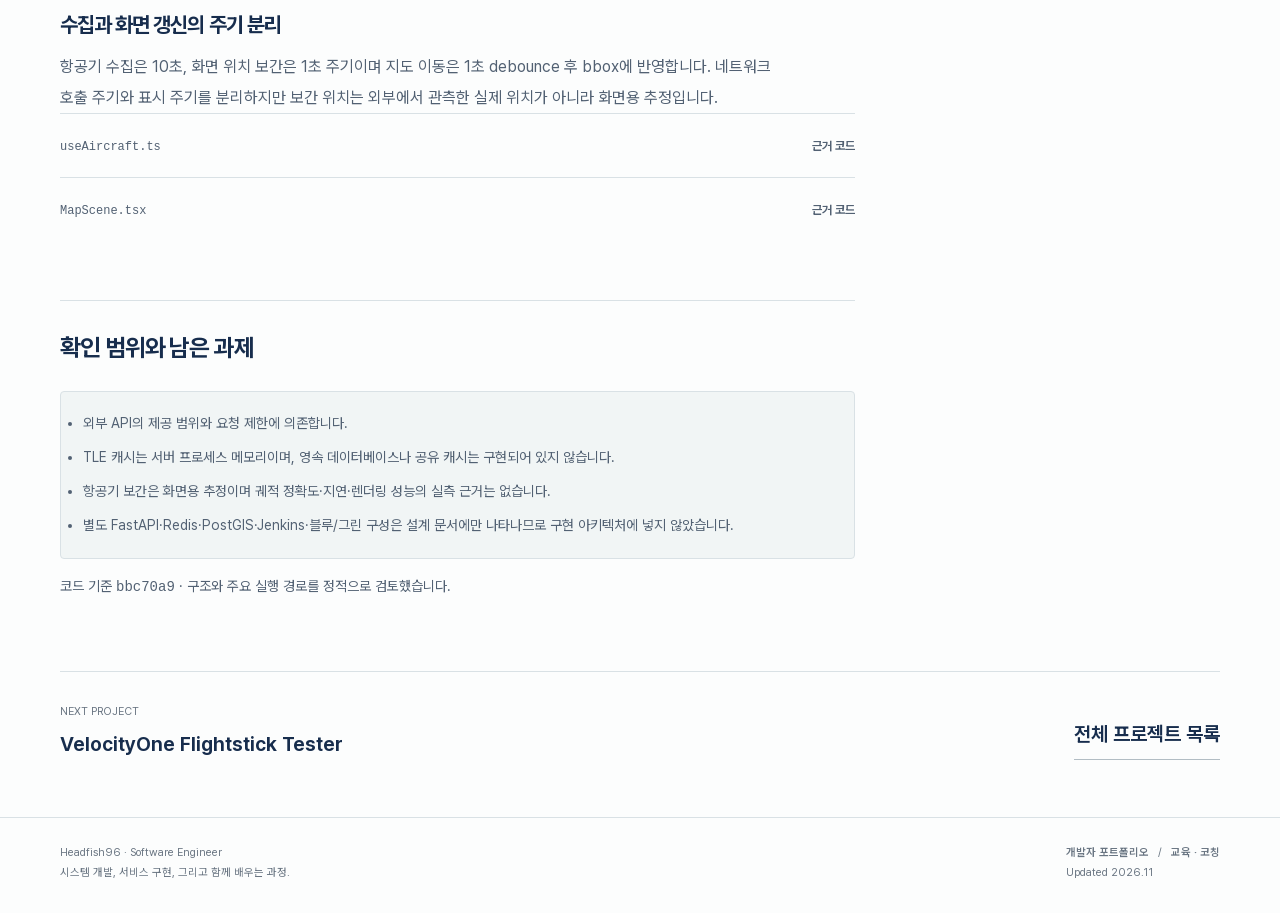
<file: docs/projects/argus.html>
<!doctype html>
<html lang="ko"><head><meta charset="utf-8"><meta name="viewport" content="width=device-width,initial-scale=1">
<title>Argus · Headfish96</title><meta name="description" content="공개 위성·항공기 데이터를 지구와 지도 위에">
<meta name="theme-color" content="#172d4d"><link rel="canonical" href="https://headfish96.github.io/Headfish96/projects/argus.html">
<meta property="og:title" content="Argus · Headfish96"><meta property="og:description" content="공개 위성·항공기 데이터를 지구와 지도 위에"><meta property="og:type" content="website"><meta property="og:url" content="https://headfish96.github.io/Headfish96/projects/argus.html">
<link rel="icon" href="../assets/favicon.svg" type="image/svg+xml"><link rel="preload" href="../assets/PretendardVariable.woff2" as="font" type="font/woff2" crossorigin>
<link rel="stylesheet" href="../portfolio.css"><script src="../portfolio.js" defer></script></head>
<body data-page="case"><a class="skip" href="#main">본문으로 이동</a>
<header class="site-header"><div class="wrap header-inner"><a class="brand" href="../developer.html">Headfish96<span class="brand-dot">.</span></a><nav class="main-nav" aria-label="포트폴리오 선택">
<a href="../developer.html" >개발자 포트폴리오</a>
<a href="../index.html" >교육 · 코칭</a>
<a class="external" href="https://github.com/Headfish96">GitHub </a></nav></div></header><main id="main"><div class="wrap"><nav class="bread" aria-label="현재 위치"><a href="../developer.html">개발자 포트폴리오</a><span aria-hidden="true">/</span><span>Argus</span></nav><header class="case-hero"><p class="eyebrow">Web / Data Visualization</p><h1>Argus</h1><p class="lead">Next.js API로 공개 위성·항공기 데이터를 중계하고, 브라우저에서 3D 지구·2D 지도로 탐색하는 프로젝트입니다. TLE 캐시와 모드별 렌더링을 구현했습니다.</p><ul class="tags" aria-label="사용 기술"><li>TypeScript</li><li>Next.js</li><li>Three.js</li><li>MapLibre</li><li>공개 데이터</li></ul></header><dl class="case-meta"><div><dt>역할</dt><dd>프로젝트 개발 · 데이터 처리·지도 UI 구성</dd></div><div><dt>상태</dt><dd>공개 프로젝트</dd></div><div><dt>핵심 작업</dt><dd>공개 위성·항공기 데이터를 지구와 지도 위에</dd></div></dl><nav class="case-nav" aria-label="프로젝트 목차"><a href="#architecture">구조도</a><a href="#flow">동작 흐름</a><a href="#decisions">설계 선택과 코드</a><a href="#review">확인 범위</a></nav><section class="architecture-section" id="architecture" aria-labelledby="architecture-title">
      <div class="architecture-heading"><div><p class="eyebrow">Architecture / Flow</p><h2 id="architecture-title">수집·상태·렌더링을 나눈 데이터 흐름</h2></div>
      <div class="diagram-toolbar"><button type="button" data-diagram="../assets/architecture/argus.svg" data-diagram-title="수집·상태·렌더링을 나눈 데이터 흐름">확대해서 보기</button><a href="../assets/architecture/argus.svg" target="_blank" rel="noopener">SVG 원본</a><a href="../assets/architecture/argus.mmd" download>Mermaid 소스</a></div></div>
      <figure><div class="diagram-surface"><img src="../assets/architecture/argus.svg" alt="Next.js API가 공개 데이터를 중계하고 React hooks와 Zustand 상태를 통해 3D·2D 화면을 갱신합니다." loading="eager"></div>
      <figcaption class="architecture-caption">공개 코드에서 확인한 주요 모듈과 데이터 흐름을 재구성했습니다.</figcaption></figure></section><div class="case-content"><div><section class="case-section"><h2>해결할 문제</h2><p>서로 다른 출처의 위성 궤도와 항공기 위치 정보를 한 화면에서 탐색할 수 있도록 표현하고자 했습니다. 데이터 종류에 맞는 지도와 선택 정보 패널을 구성했습니다.</p></section><section class="case-section"><h2>화면 구조</h2><p>TypeScript·Next.js 기반에서 위성·항공기 모드를 전환하도록 만들었습니다. 3D 지구와 2D 지도는 각 모드에 맞는 렌더러를 마운트해 표시하도록 구성했습니다.</p></section><section class="case-section"><h2>데이터 처리</h2><p>Next.js API Route에서 공개 데이터를 중계하고 TLE를 서버 메모리에 캐싱했습니다. 브라우저는 배치로 받은 궤도 데이터로 위성 위치를 계산합니다. 항공기 수집과 화면 위치 보간의 주기를 구분했습니다.</p></section><section class="case-section"><h2>탐색 기능</h2><p>Three.js와 MapLibre를 활용해 위치를 표시하고 선택 대상의 정보를 확인할 수 있도록 구현했습니다. 데이터 처리와 지도 표현을 연결하면서 서로 다른 렌더링 환경을 다뤘습니다.</p></section><div class="technical-analysis"><section class="case-section" id="flow"><p class="eyebrow">Follow the data</p><h2>동작 흐름을 따라가면</h2><ol class="flow-list"><li><h3>위성 모드 진입</h3><p>App이 GlobeScene을 마운트하고 useSatellites가 /api/tle 배치 응답을 요청합니다.</p></li><li><h3>외부 조회와 캐시</h3><p>서버는 NORAD ID별 메모리 캐시를 확인하고 필요한 TLE를 조회합니다. 결과를 ID별 JSON으로 반환합니다.</p></li><li><h3>좌표 계산과 UI 공유</h3><p>TLE를 SatRec으로 바꾼 뒤 매 프레임 좌표를 계산해 3D 객체를 움직이고, 위성 정보를 1초마다 Zustand에 반영합니다.</p></li><li><h3>항공기 모드 전환</h3><p>MapLibre 지도의 bbox에 맞춰 공개 항공기 데이터를 정규화해 저장하고, 지도와 선택 정보 패널을 갱신합니다.</p></li></ol></section><section class="case-section" id="decisions"><p class="eyebrow">Engineering decisions</p><h2>구현에서 읽을 수 있는 설계 선택</h2><div class="decision-list"><article class="decision-item"><h3>3D와 2D 렌더러의 생명주기 분리</h3><p>App.tsx는 위성 모드에 GlobeScene, 항공기 모드에 MapScene 하나만 마운트합니다. 모드별 렌더러와 자원 해제를 분리할 수 있지만, 재진입 시 지도 초기화와 데이터 로딩이 다시 발생합니다. 장점·비용은 구현에서 해석한 내용이며 성능 벤치마크 결과는 아닙니다.</p><ul class="source-list"><li><a href="https://github.com/Headfish96/argus/blob/bbc70a95a379fb197c29e260f48ede94e1e21ecd/src/components/App.tsx#L8-L35" target="_blank" rel="noopener"><code>App.tsx</code><span>근거 코드</span></a></li><li><a href="https://github.com/Headfish96/argus/blob/bbc70a95a379fb197c29e260f48ede94e1e21ecd/src/components/map/MapScene.tsx#L629-L636" target="_blank" rel="noopener"><code>MapScene.tsx</code><span>근거 코드</span></a></li></ul></article><article class="decision-item"><h3>배치 조회와 TLE 실패 캐싱</h3><p>브라우저는 /api/tle를 한 번 호출하고 서버가 위성별 요청을 병렬 처리합니다. 일부 잘못된 응답도 1시간 캐싱해 반복 요청을 줄이는 구조입니다. 프로세스별 캐시이므로 재시작 시 사라지며, 일시적인 오류를 같은 시간 동안 유지할 수 있습니다.</p><ul class="source-list"><li><a href="https://github.com/Headfish96/argus/blob/bbc70a95a379fb197c29e260f48ede94e1e21ecd/src/hooks/useSatellites.ts#L15-L46" target="_blank" rel="noopener"><code>useSatellites.ts</code><span>근거 코드</span></a></li><li><a href="https://github.com/Headfish96/argus/blob/bbc70a95a379fb197c29e260f48ede94e1e21ecd/src/app/api/tle/route.ts#L6-L63" target="_blank" rel="noopener"><code>route.ts</code><span>근거 코드</span></a></li></ul></article><article class="decision-item"><h3>수집과 화면 갱신의 주기 분리</h3><p>항공기 수집은 10초, 화면 위치 보간은 1초 주기이며 지도 이동은 1초 debounce 후 bbox에 반영합니다. 네트워크 호출 주기와 표시 주기를 분리하지만 보간 위치는 외부에서 관측한 실제 위치가 아니라 화면용 추정입니다.</p><ul class="source-list"><li><a href="https://github.com/Headfish96/argus/blob/bbc70a95a379fb197c29e260f48ede94e1e21ecd/src/hooks/useAircraft.ts#L79-L108" target="_blank" rel="noopener"><code>useAircraft.ts</code><span>근거 코드</span></a></li><li><a href="https://github.com/Headfish96/argus/blob/bbc70a95a379fb197c29e260f48ede94e1e21ecd/src/components/map/MapScene.tsx#L607-L626" target="_blank" rel="noopener"><code>MapScene.tsx</code><span>근거 코드</span></a></li></ul></article></div></section><section class="case-section" id="review"><h2>확인 범위와 남은 과제</h2><ul class="review-note"><li>외부 API의 제공 범위와 요청 제한에 의존합니다.</li><li>TLE 캐시는 서버 프로세스 메모리이며, 영속 데이터베이스나 공유 캐시는 구현되어 있지 않습니다.</li><li>항공기 보간은 화면용 추정이며 궤적 정확도·지연·렌더링 성능의 실측 근거는 없습니다.</li><li>별도 FastAPI·Redis·PostGIS·Jenkins·블루/그린 구성은 설계 문서에만 나타나므로 구현 아키텍처에 넣지 않았습니다.</li></ul><p class="source-version">코드 기준 <a href="https://github.com/Headfish96/argus/tree/bbc70a95a379fb197c29e260f48ede94e1e21ecd"><code>bbc70a9</code></a> · 구조와 주요 실행 경로를 정적으로 검토했습니다.</p></section></div></div><aside class="case-aside"><div class="case-outcome"><h2>결과와 산출물</h2><p>공개 데이터 조회·처리부터 3D·2D 탐색 화면까지 이어지는 웹 구현.</p></div><p class="aside-label">RELATED LINKS</p><div class="case-links"><a href="https://github.com/Headfish96/argus">프로젝트 코드 </a></div><p class="scope">구현 구조는 Next.js API와 브라우저 렌더러 기준입니다. 외부 데이터 제공 범위에 의존하며 항공기 보간은 화면용 추정입니다.</p></aside></div><nav class="case-next" aria-label="다른 프로젝트"><div><p>NEXT PROJECT</p><a href="flightstick.html">VelocityOne Flightstick Tester </a></div><a class="text-link" href="../developer.html#archive">전체 프로젝트 목록</a></nav></div></main><dialog class="diagram-dialog" aria-labelledby="diagram-dialog-title"><div class="dialog-header"><h2 class="dialog-title" id="diagram-dialog-title">아키텍처 확대</h2><button class="close" type="button" data-close-diagram aria-label="구조도 확대 닫기">닫기</button></div><p class="dialog-help">넓은 그림은 좌우로 스크롤해 확인할 수 있습니다.</p><div class="dialog-canvas"><img alt=""></div></dialog><footer class="site-footer"><div class="wrap footer-inner"><p>Headfish96 · Software Engineer<br>시스템 개발, 서비스 구현, 그리고 함께 배우는 과정.</p><p><a href="../developer.html">개발자 포트폴리오</a> &nbsp; / &nbsp; <a href="../index.html">교육 · 코칭</a><br>Updated 2026.11</p></div></footer></body></html>
</file>
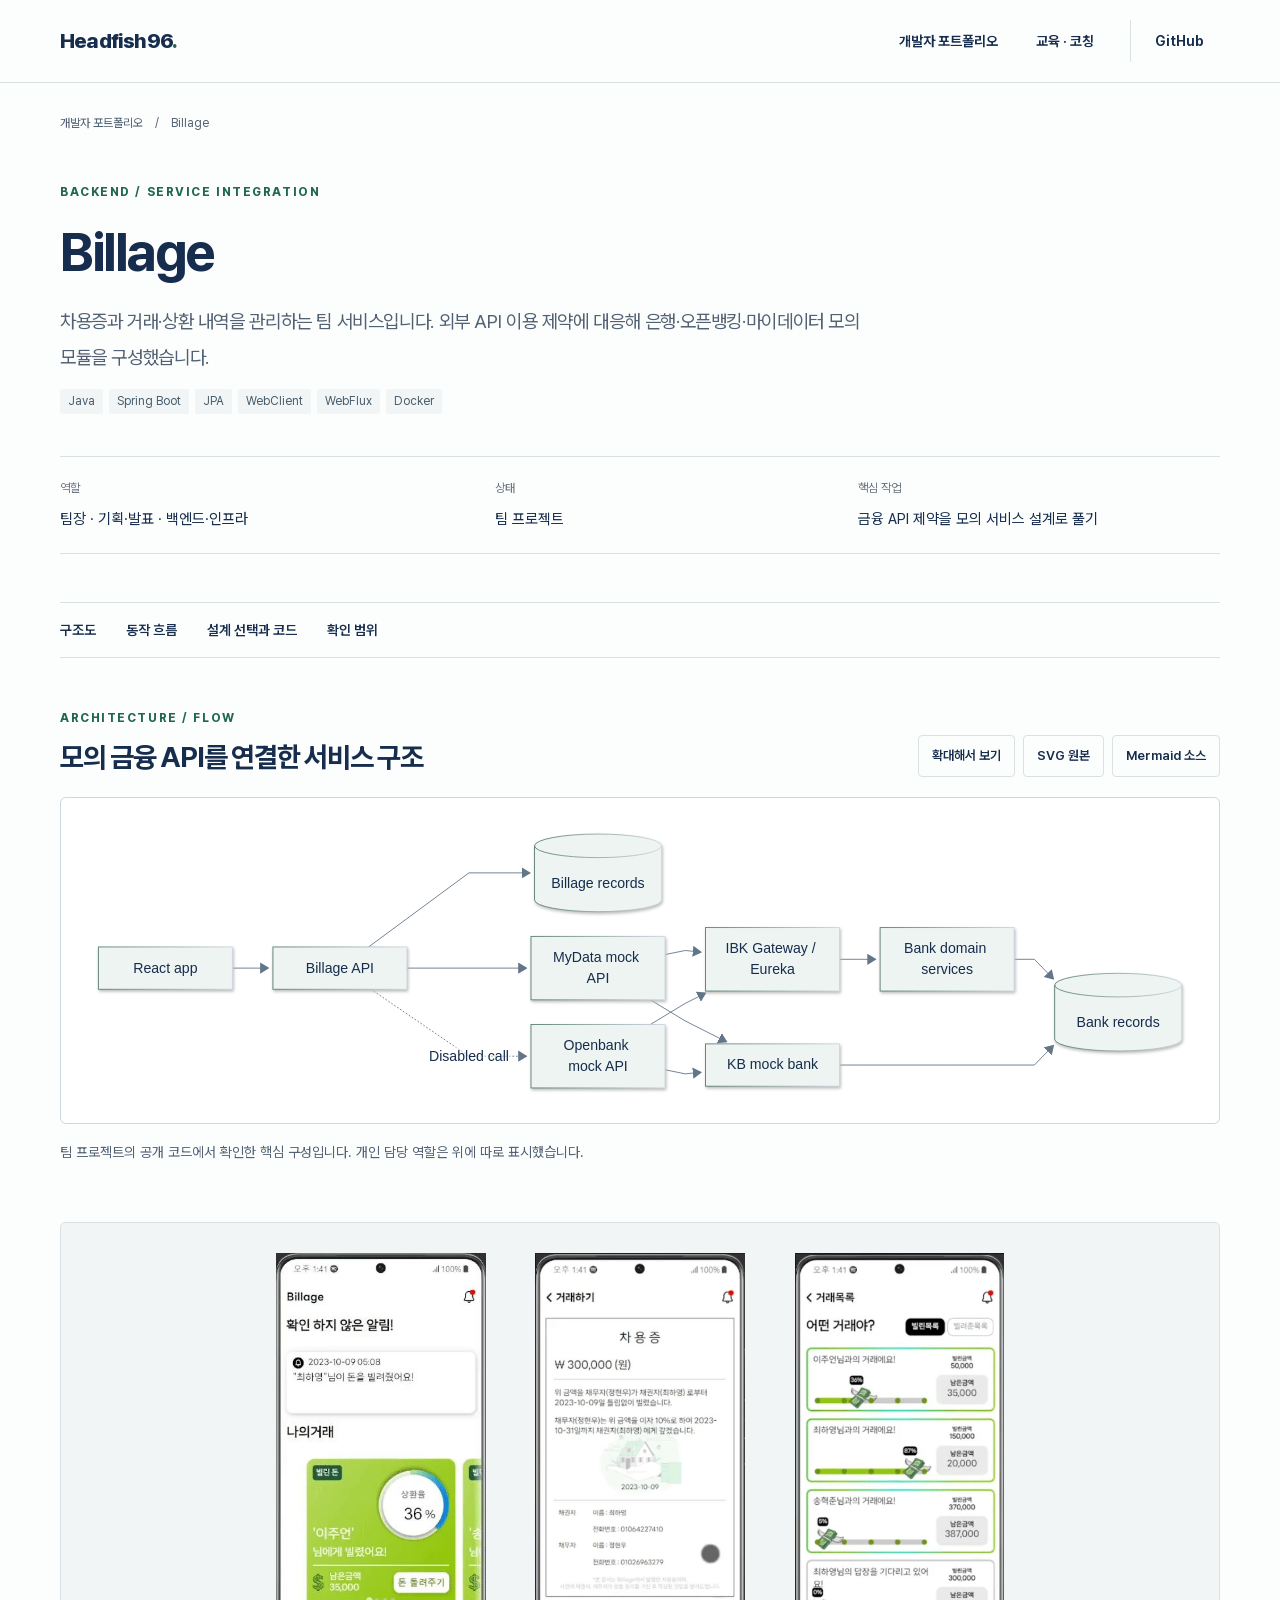
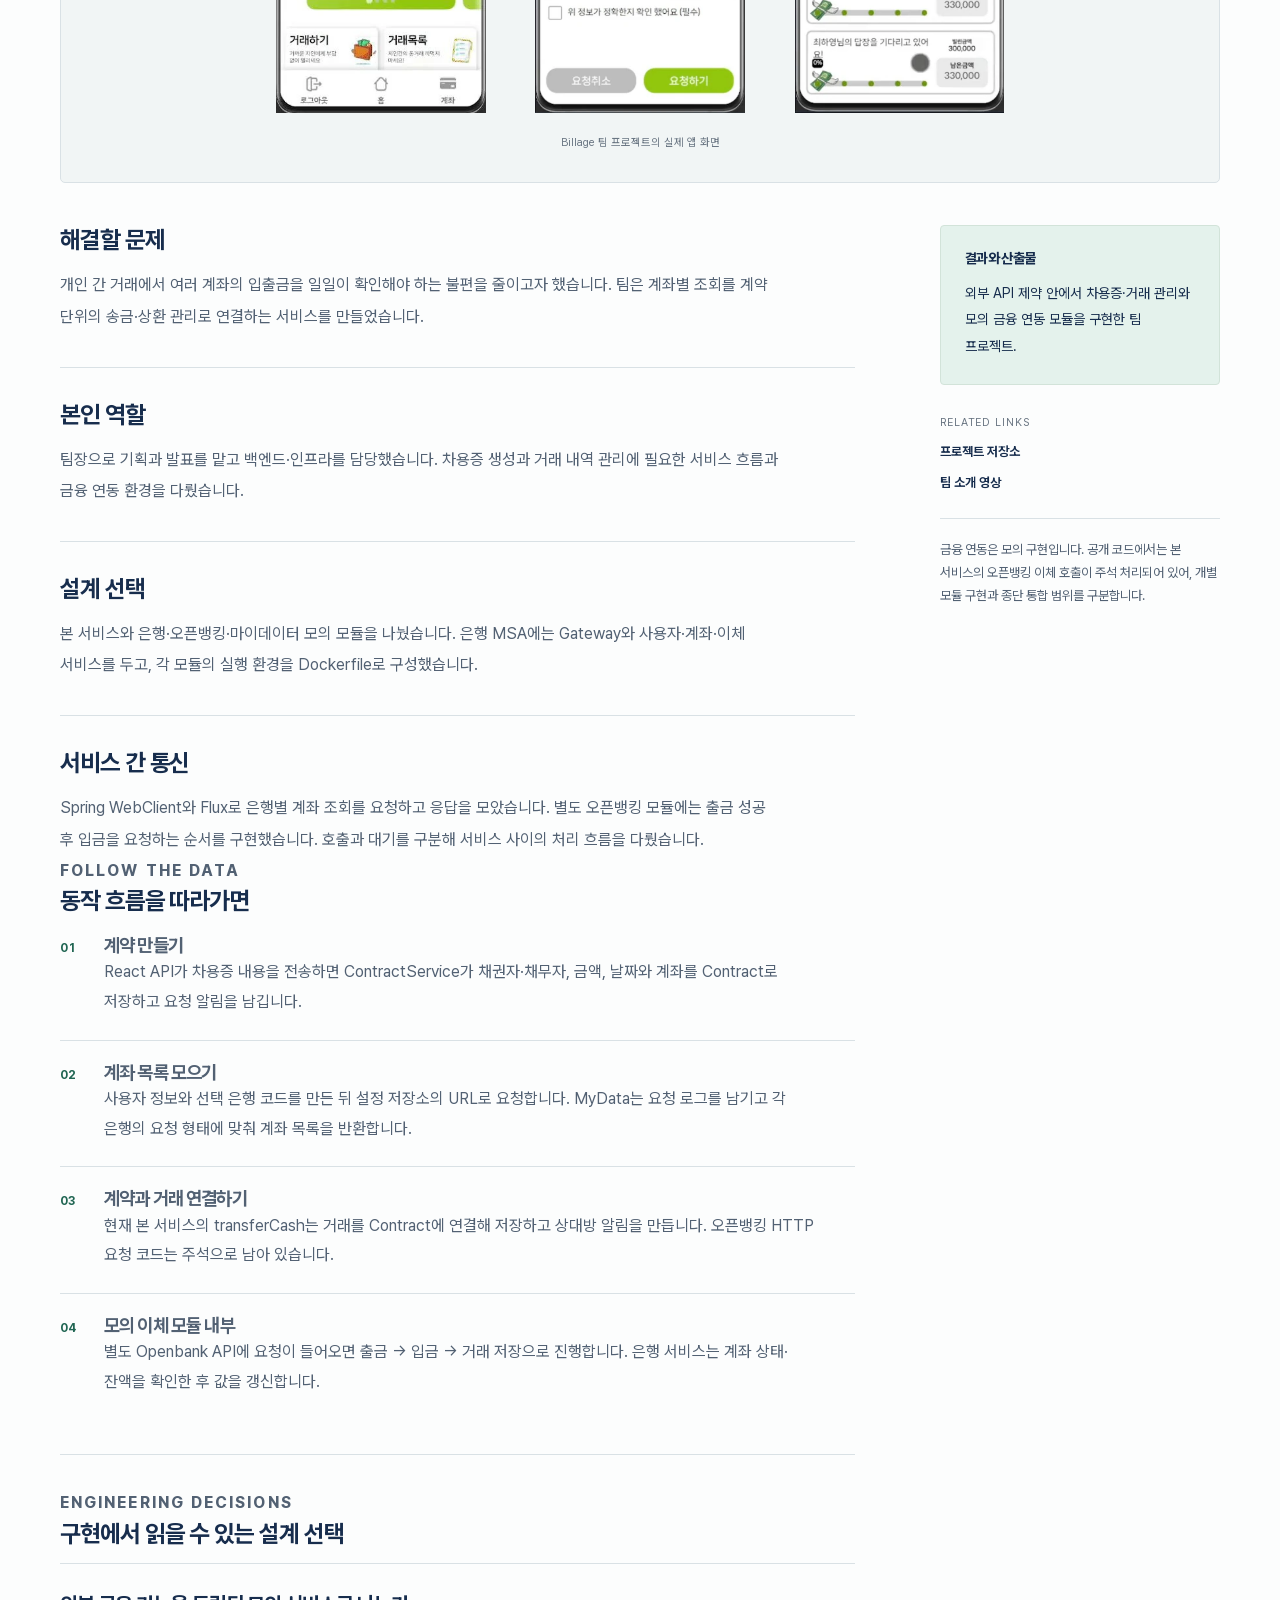
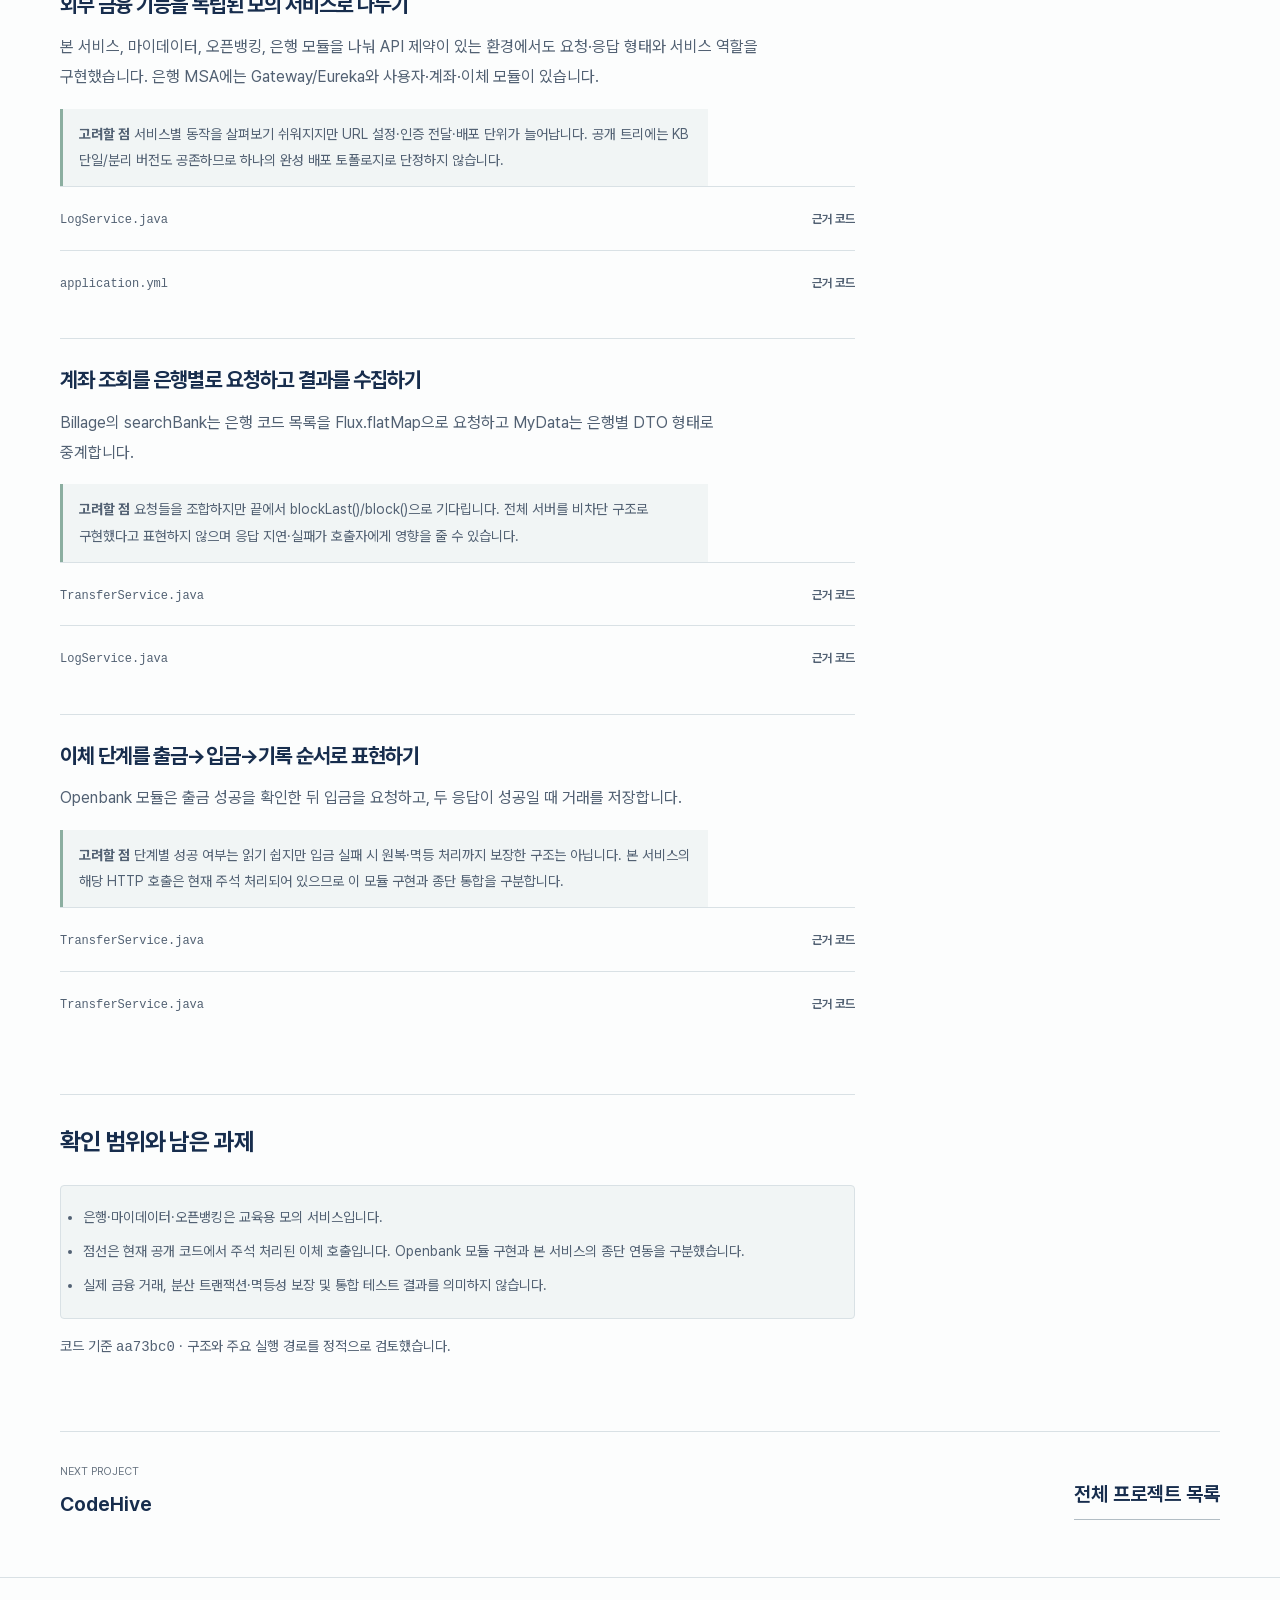
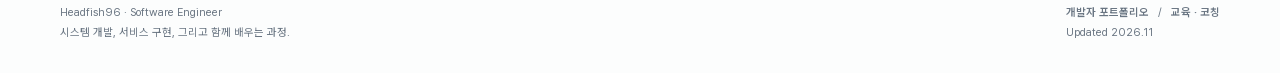
<file: docs/projects/billage.html>
<!doctype html>
<html lang="ko"><head><meta charset="utf-8"><meta name="viewport" content="width=device-width,initial-scale=1">
<title>Billage · Headfish96</title><meta name="description" content="금융 API 제약을 모의 서비스 설계로 풀기">
<meta name="theme-color" content="#172d4d"><link rel="canonical" href="https://headfish96.github.io/Headfish96/projects/billage.html">
<meta property="og:title" content="Billage · Headfish96"><meta property="og:description" content="금융 API 제약을 모의 서비스 설계로 풀기"><meta property="og:type" content="website"><meta property="og:url" content="https://headfish96.github.io/Headfish96/projects/billage.html">
<link rel="icon" href="../assets/favicon.svg" type="image/svg+xml"><link rel="preload" href="../assets/PretendardVariable.woff2" as="font" type="font/woff2" crossorigin>
<link rel="stylesheet" href="../portfolio.css"><script src="../portfolio.js" defer></script></head>
<body data-page="case"><a class="skip" href="#main">본문으로 이동</a>
<header class="site-header"><div class="wrap header-inner"><a class="brand" href="../developer.html">Headfish96<span class="brand-dot">.</span></a><nav class="main-nav" aria-label="포트폴리오 선택">
<a href="../developer.html" >개발자 포트폴리오</a>
<a href="../index.html" >교육 · 코칭</a>
<a class="external" href="https://github.com/Headfish96">GitHub </a></nav></div></header><main id="main"><div class="wrap"><nav class="bread" aria-label="현재 위치"><a href="../developer.html">개발자 포트폴리오</a><span aria-hidden="true">/</span><span>Billage</span></nav><header class="case-hero"><p class="eyebrow">Backend / Service Integration</p><h1>Billage</h1><p class="lead">차용증과 거래·상환 내역을 관리하는 팀 서비스입니다. 외부 API 이용 제약에 대응해 은행·오픈뱅킹·마이데이터 모의 모듈을 구성했습니다.</p><ul class="tags" aria-label="사용 기술"><li>Java</li><li>Spring Boot</li><li>JPA</li><li>WebClient</li><li>WebFlux</li><li>Docker</li></ul></header><dl class="case-meta"><div><dt>역할</dt><dd>팀장 · 기획·발표 · 백엔드·인프라</dd></div><div><dt>상태</dt><dd>팀 프로젝트</dd></div><div><dt>핵심 작업</dt><dd>금융 API 제약을 모의 서비스 설계로 풀기</dd></div></dl><nav class="case-nav" aria-label="프로젝트 목차"><a href="#architecture">구조도</a><a href="#flow">동작 흐름</a><a href="#decisions">설계 선택과 코드</a><a href="#review">확인 범위</a></nav><section class="architecture-section" id="architecture" aria-labelledby="architecture-title">
      <div class="architecture-heading"><div><p class="eyebrow">Architecture / Flow</p><h2 id="architecture-title">모의 금융 API를 연결한 서비스 구조</h2></div>
      <div class="diagram-toolbar"><button type="button" data-diagram="../assets/architecture/billage.svg" data-diagram-title="모의 금융 API를 연결한 서비스 구조">확대해서 보기</button><a href="../assets/architecture/billage.svg" target="_blank" rel="noopener">SVG 원본</a><a href="../assets/architecture/billage.mmd" download>Mermaid 소스</a></div></div>
      <figure><div class="diagram-surface"><img src="../assets/architecture/billage.svg" alt="Billage에서 MyData를 거쳐 모의 은행 API를 조회합니다. Openbank 이체 호출의 비활성 상태도 표시했습니다." loading="eager"></div>
      <figcaption class="architecture-caption">팀 프로젝트의 공개 코드에서 확인한 핵심 구성입니다. 개인 담당 역할은 위에 따로 표시했습니다.</figcaption></figure></section><figure class="case-figure"><div class="image-gallery"><img src="../assets/billage-home.webp" alt="Billage 거래 현황" loading="lazy"><img src="../assets/billage-contract.webp" alt="Billage 차용증" loading="lazy"><img src="../assets/billage-history.webp" alt="Billage 거래 내역" loading="lazy"></div><figcaption>Billage 팀 프로젝트의 실제 앱 화면</figcaption></figure><div class="case-content"><div><section class="case-section"><h2>해결할 문제</h2><p>개인 간 거래에서 여러 계좌의 입출금을 일일이 확인해야 하는 불편을 줄이고자 했습니다. 팀은 계좌별 조회를 계약 단위의 송금·상환 관리로 연결하는 서비스를 만들었습니다.</p></section><section class="case-section"><h2>본인 역할</h2><p>팀장으로 기획과 발표를 맡고 백엔드·인프라를 담당했습니다. 차용증 생성과 거래 내역 관리에 필요한 서비스 흐름과 금융 연동 환경을 다뤘습니다.</p></section><section class="case-section"><h2>설계 선택</h2><p>본 서비스와 은행·오픈뱅킹·마이데이터 모의 모듈을 나눴습니다. 은행 MSA에는 Gateway와 사용자·계좌·이체 서비스를 두고, 각 모듈의 실행 환경을 Dockerfile로 구성했습니다.</p></section><section class="case-section"><h2>서비스 간 통신</h2><p>Spring WebClient와 Flux로 은행별 계좌 조회를 요청하고 응답을 모았습니다. 별도 오픈뱅킹 모듈에는 출금 성공 후 입금을 요청하는 순서를 구현했습니다. 호출과 대기를 구분해 서비스 사이의 처리 흐름을 다뤘습니다.</p></section><div class="technical-analysis"><section class="case-section" id="flow"><p class="eyebrow">Follow the data</p><h2>동작 흐름을 따라가면</h2><ol class="flow-list"><li><h3>계약 만들기</h3><p>React API가 차용증 내용을 전송하면 ContractService가 채권자·채무자, 금액, 날짜와 계좌를 Contract로 저장하고 요청 알림을 남깁니다.</p></li><li><h3>계좌 목록 모으기</h3><p>사용자 정보와 선택 은행 코드를 만든 뒤 설정 저장소의 URL로 요청합니다. MyData는 요청 로그를 남기고 각 은행의 요청 형태에 맞춰 계좌 목록을 반환합니다.</p></li><li><h3>계약과 거래 연결하기</h3><p>현재 본 서비스의 transferCash는 거래를 Contract에 연결해 저장하고 상대방 알림을 만듭니다. 오픈뱅킹 HTTP 요청 코드는 주석으로 남아 있습니다.</p></li><li><h3>모의 이체 모듈 내부</h3><p>별도 Openbank API에 요청이 들어오면 출금 → 입금 → 거래 저장으로 진행합니다. 은행 서비스는 계좌 상태·잔액을 확인한 후 값을 갱신합니다.</p></li></ol></section><section class="case-section" id="decisions"><p class="eyebrow">Engineering decisions</p><h2>구현에서 읽을 수 있는 설계 선택</h2><div class="decision-list"><article class="decision-item"><h3>외부 금융 기능을 독립된 모의 서비스로 나누기</h3><p>본 서비스, 마이데이터, 오픈뱅킹, 은행 모듈을 나눠 API 제약이 있는 환경에서도 요청·응답 형태와 서비스 역할을 구현했습니다. 은행 MSA에는 Gateway/Eureka와 사용자·계좌·이체 모듈이 있습니다.</p><p class="tradeoff"><strong>고려할 점</strong> 서비스별 동작을 살펴보기 쉬워지지만 URL 설정·인증 전달·배포 단위가 늘어납니다. 공개 트리에는 KB 단일/분리 버전도 공존하므로 하나의 완성 배포 토폴로지로 단정하지 않습니다.</p><ul class="source-list"><li><a href="https://github.com/Headfish96/Billage/blob/aa73bc02cc141cea3a43ba273bc5f2382b162de8/MyData/Back/mydata/src/main/java/com/fin/mydata/domain/log/service/LogService.java#L33-L100" target="_blank" rel="noopener"><code>LogService.java</code><span>근거 코드</span></a></li><li><a href="https://github.com/Headfish96/Billage/blob/aa73bc02cc141cea3a43ba273bc5f2382b162de8/IBK/Back/gateway-service/src/main/resources/application.yml#L4-L45" target="_blank" rel="noopener"><code>application.yml</code><span>근거 코드</span></a></li></ul></article><article class="decision-item"><h3>계좌 조회를 은행별로 요청하고 결과를 수집하기</h3><p>Billage의 searchBank는 은행 코드 목록을 Flux.flatMap으로 요청하고 MyData는 은행별 DTO 형태로 중계합니다.</p><p class="tradeoff"><strong>고려할 점</strong> 요청들을 조합하지만 끝에서 blockLast()/block()으로 기다립니다. 전체 서버를 비차단 구조로 구현했다고 표현하지 않으며 응답 지연·실패가 호출자에게 영향을 줄 수 있습니다.</p><ul class="source-list"><li><a href="https://github.com/Headfish96/Billage/blob/aa73bc02cc141cea3a43ba273bc5f2382b162de8/Billage/Back/billage/src/main/java/com/fin/billage/domain/transfer/service/TransferService.java#L46-L96" target="_blank" rel="noopener"><code>TransferService.java</code><span>근거 코드</span></a></li><li><a href="https://github.com/Headfish96/Billage/blob/aa73bc02cc141cea3a43ba273bc5f2382b162de8/MyData/Back/mydata/src/main/java/com/fin/mydata/domain/log/service/LogService.java#L55-L100" target="_blank" rel="noopener"><code>LogService.java</code><span>근거 코드</span></a></li></ul></article><article class="decision-item"><h3>이체 단계를 출금→입금→기록 순서로 표현하기</h3><p>Openbank 모듈은 출금 성공을 확인한 뒤 입금을 요청하고, 두 응답이 성공일 때 거래를 저장합니다.</p><p class="tradeoff"><strong>고려할 점</strong> 단계별 성공 여부는 읽기 쉽지만 입금 실패 시 원복·멱등 처리까지 보장한 구조는 아닙니다. 본 서비스의 해당 HTTP 호출은 현재 주석 처리되어 있으므로 이 모듈 구현과 종단 통합을 구분합니다.</p><ul class="source-list"><li><a href="https://github.com/Headfish96/Billage/blob/aa73bc02cc141cea3a43ba273bc5f2382b162de8/openbank/src/main/java/com/fin/openbank/domain/transfer/service/TransferService.java#L22-L60" target="_blank" rel="noopener"><code>TransferService.java</code><span>근거 코드</span></a></li><li><a href="https://github.com/Headfish96/Billage/blob/aa73bc02cc141cea3a43ba273bc5f2382b162de8/Billage/Back/billage/src/main/java/com/fin/billage/domain/transfer/service/TransferService.java#L164-L218" target="_blank" rel="noopener"><code>TransferService.java</code><span>근거 코드</span></a></li></ul></article></div></section><section class="case-section" id="review"><h2>확인 범위와 남은 과제</h2><ul class="review-note"><li>은행·마이데이터·오픈뱅킹은 교육용 모의 서비스입니다.</li><li>점선은 현재 공개 코드에서 주석 처리된 이체 호출입니다. Openbank 모듈 구현과 본 서비스의 종단 연동을 구분했습니다.</li><li>실제 금융 거래, 분산 트랜잭션·멱등성 보장 및 통합 테스트 결과를 의미하지 않습니다.</li></ul><p class="source-version">코드 기준 <a href="https://github.com/Headfish96/Billage/tree/aa73bc02cc141cea3a43ba273bc5f2382b162de8"><code>aa73bc0</code></a> · 구조와 주요 실행 경로를 정적으로 검토했습니다.</p></section></div></div><aside class="case-aside"><div class="case-outcome"><h2>결과와 산출물</h2><p>외부 API 제약 안에서 차용증·거래 관리와 모의 금융 연동 모듈을 구현한 팀 프로젝트.</p></div><p class="aside-label">RELATED LINKS</p><div class="case-links"><a href="https://github.com/Headfish96/Billage">프로젝트 저장소 </a><a href="https://youtu.be/DxseVqu3nDE">팀 소개 영상 </a></div><p class="scope">금융 연동은 모의 구현입니다. 공개 코드에서는 본 서비스의 오픈뱅킹 이체 호출이 주석 처리되어 있어, 개별 모듈 구현과 종단 통합 범위를 구분합니다.</p></aside></div><nav class="case-next" aria-label="다른 프로젝트"><div><p>NEXT PROJECT</p><a href="codehive.html">CodeHive </a></div><a class="text-link" href="../developer.html#archive">전체 프로젝트 목록</a></nav></div></main><dialog class="diagram-dialog" aria-labelledby="diagram-dialog-title"><div class="dialog-header"><h2 class="dialog-title" id="diagram-dialog-title">아키텍처 확대</h2><button class="close" type="button" data-close-diagram aria-label="구조도 확대 닫기">닫기</button></div><p class="dialog-help">넓은 그림은 좌우로 스크롤해 확인할 수 있습니다.</p><div class="dialog-canvas"><img alt=""></div></dialog><footer class="site-footer"><div class="wrap footer-inner"><p>Headfish96 · Software Engineer<br>시스템 개발, 서비스 구현, 그리고 함께 배우는 과정.</p><p><a href="../developer.html">개발자 포트폴리오</a> &nbsp; / &nbsp; <a href="../index.html">교육 · 코칭</a><br>Updated 2026.11</p></div></footer></body></html>
</file>
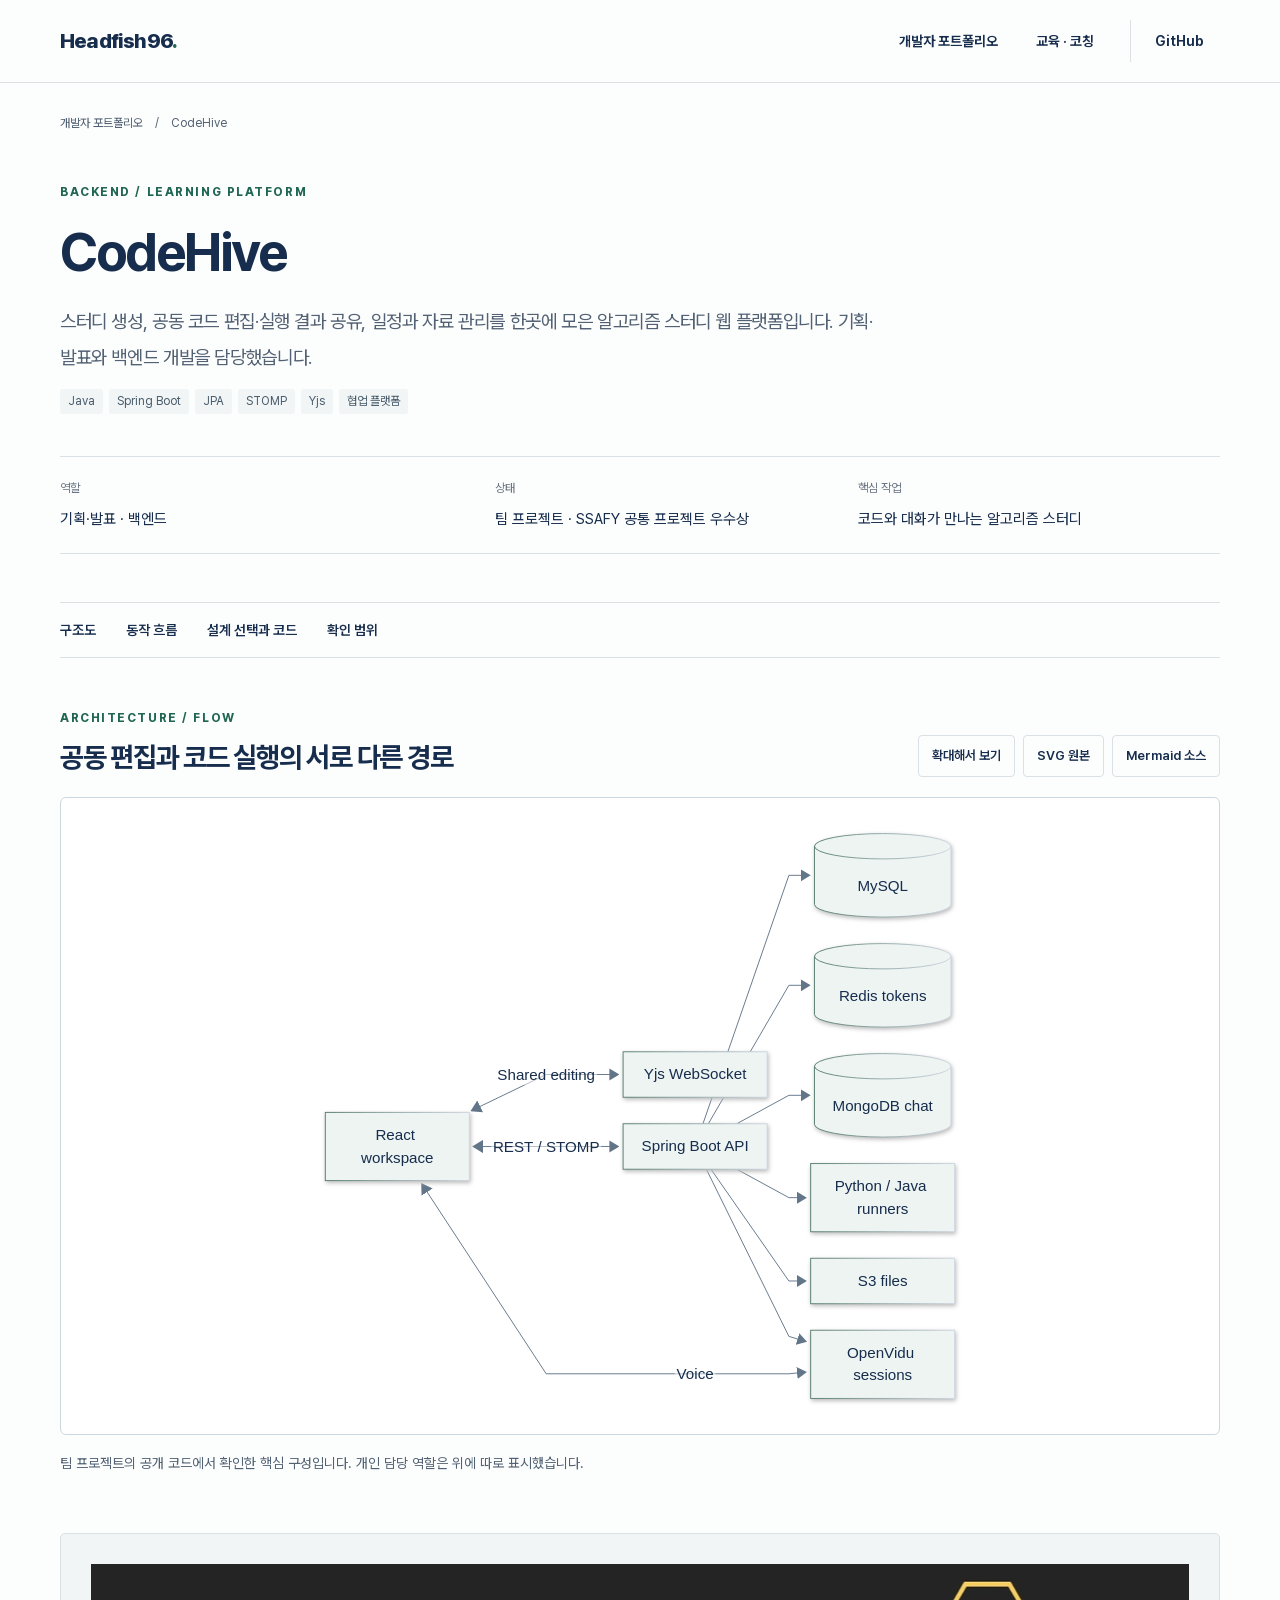
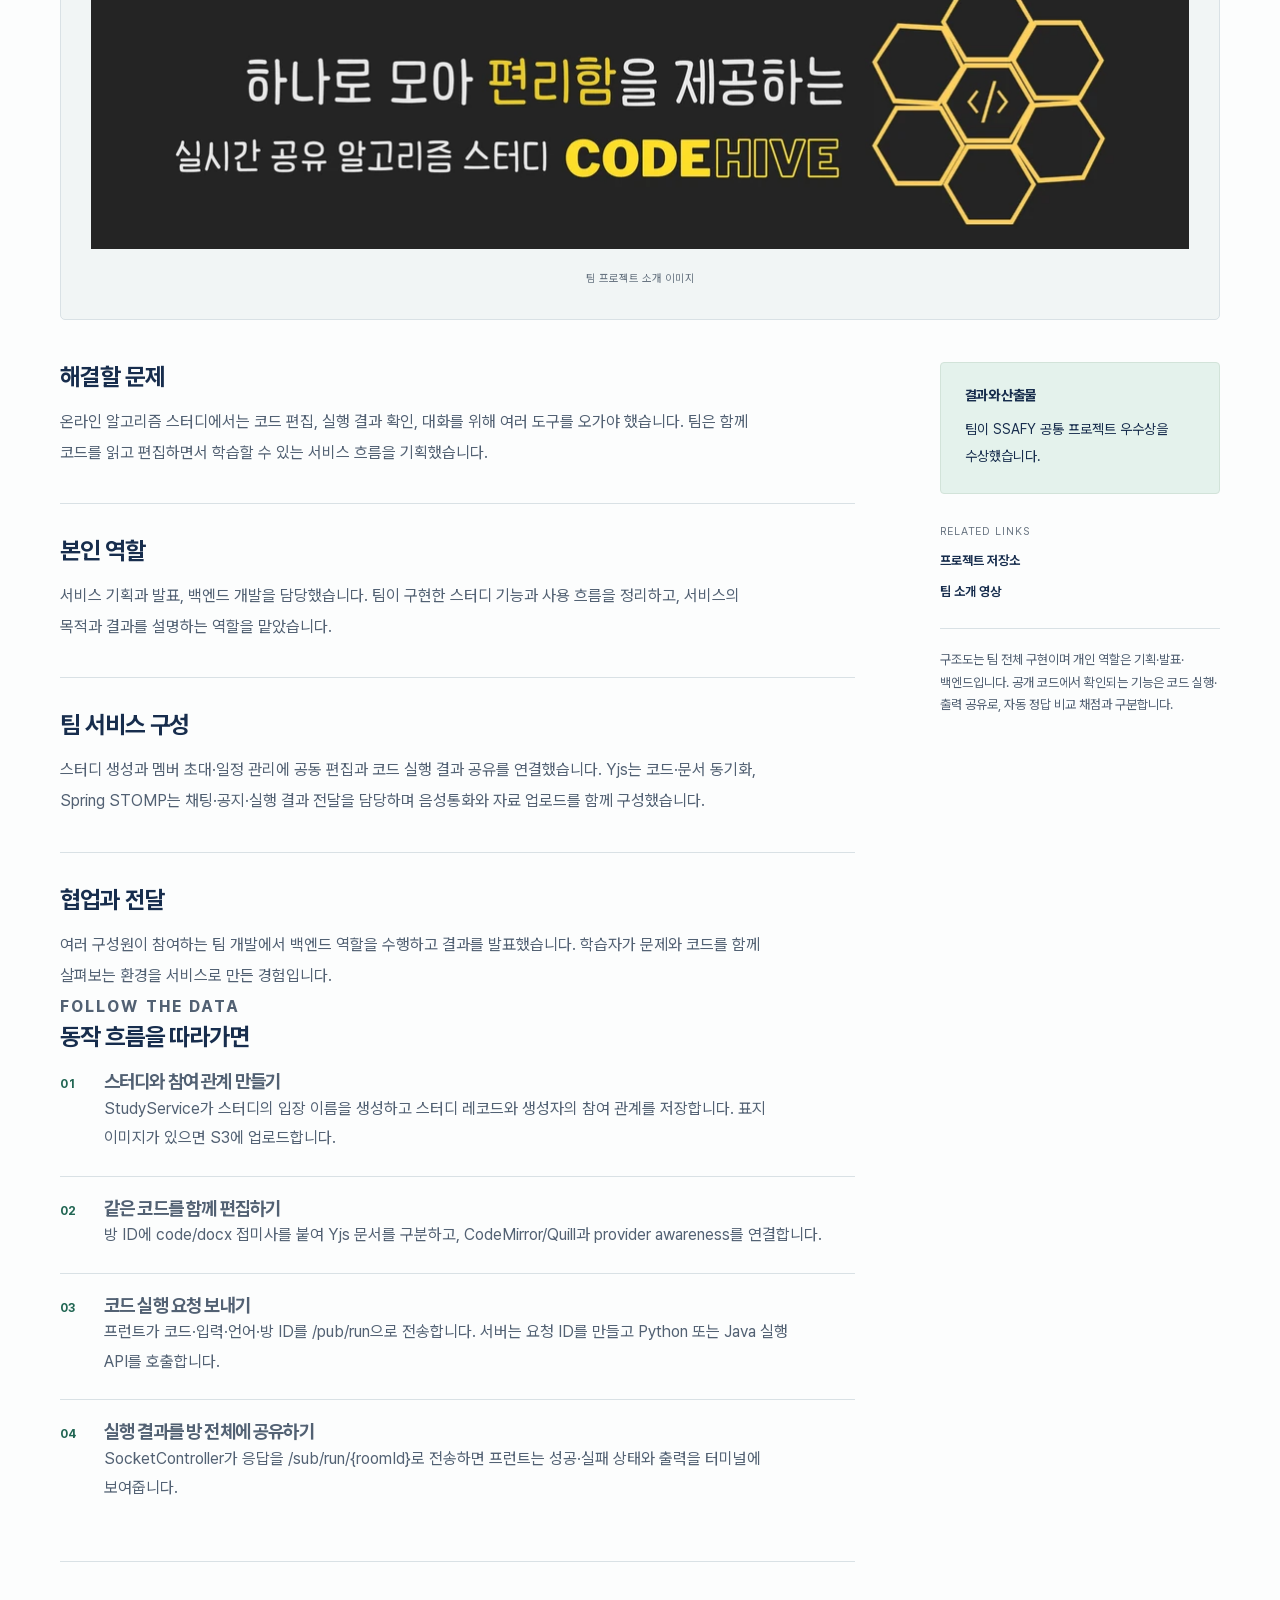
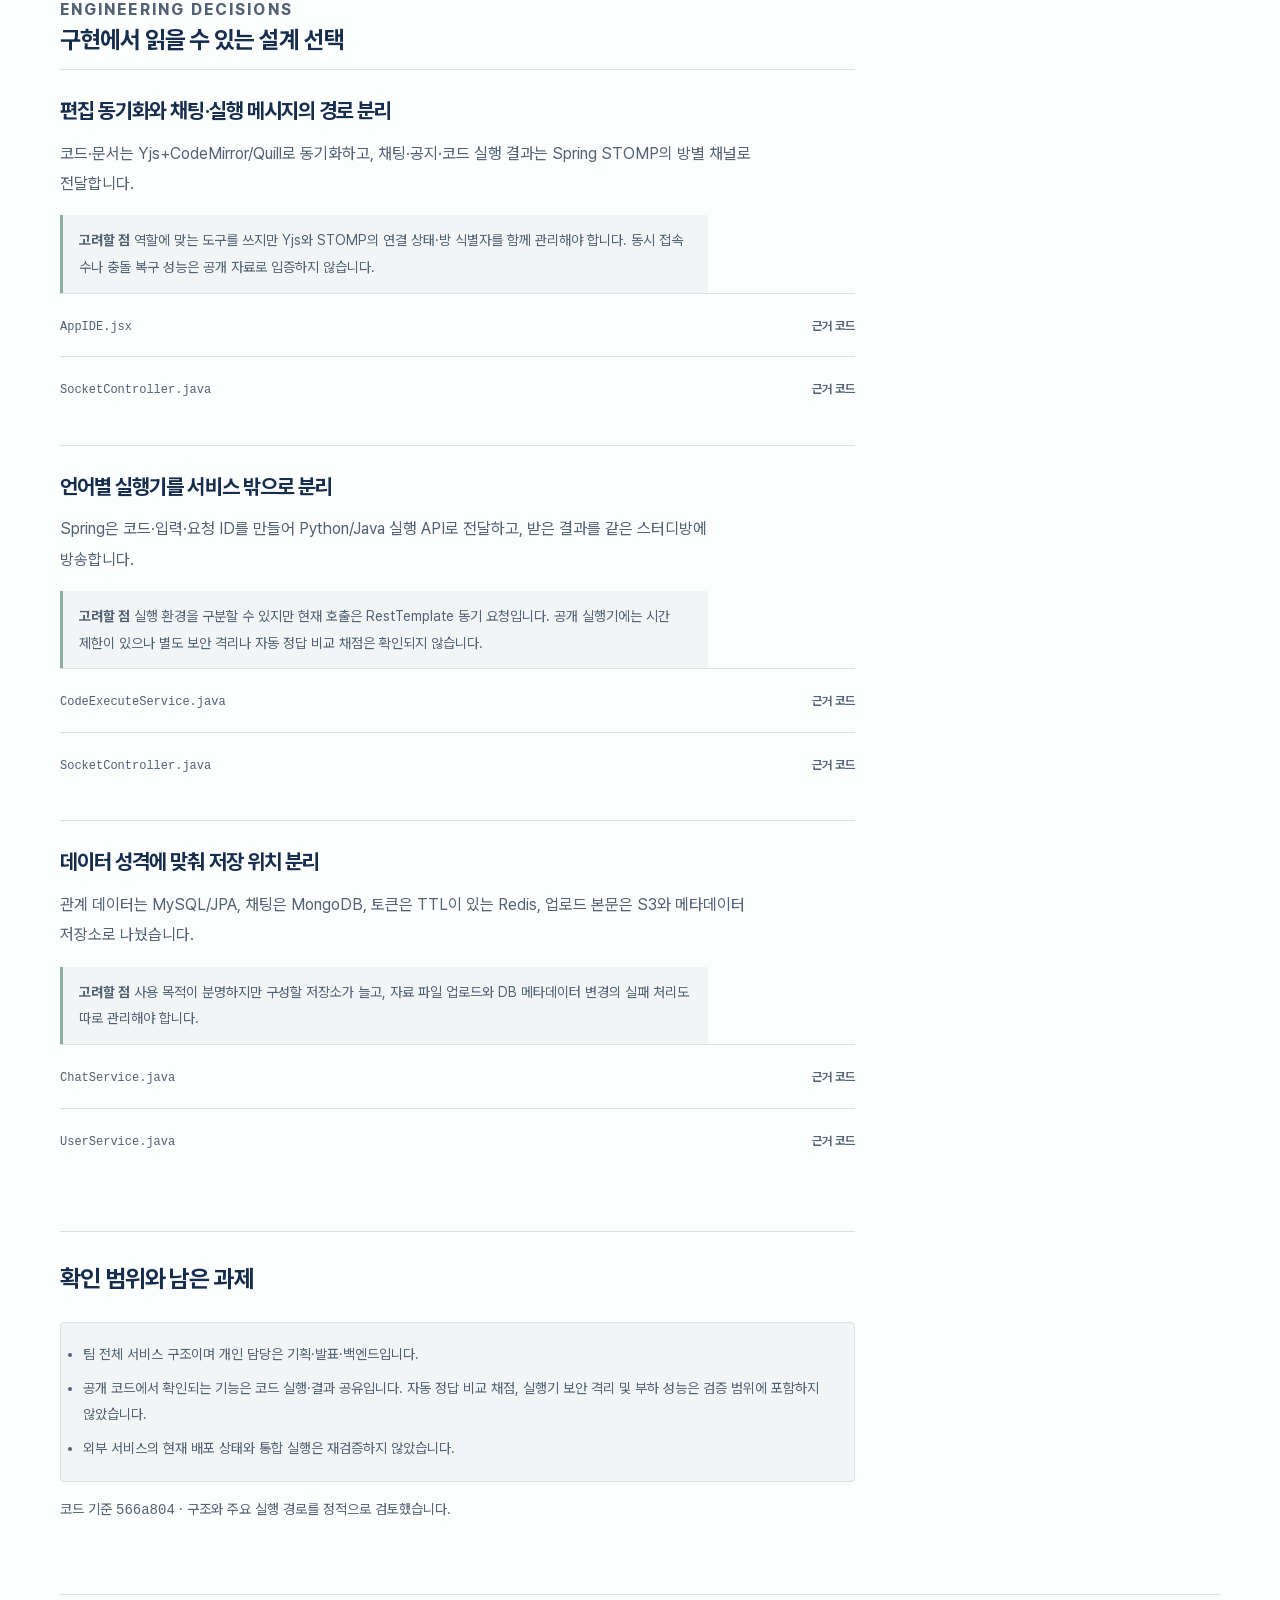
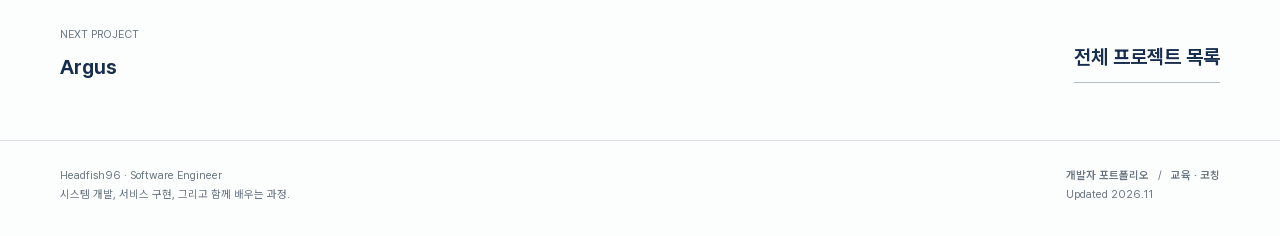
<file: docs/projects/codehive.html>
<!doctype html>
<html lang="ko"><head><meta charset="utf-8"><meta name="viewport" content="width=device-width,initial-scale=1">
<title>CodeHive · Headfish96</title><meta name="description" content="코드와 대화가 만나는 알고리즘 스터디">
<meta name="theme-color" content="#172d4d"><link rel="canonical" href="https://headfish96.github.io/Headfish96/projects/codehive.html">
<meta property="og:title" content="CodeHive · Headfish96"><meta property="og:description" content="코드와 대화가 만나는 알고리즘 스터디"><meta property="og:type" content="website"><meta property="og:url" content="https://headfish96.github.io/Headfish96/projects/codehive.html">
<link rel="icon" href="../assets/favicon.svg" type="image/svg+xml"><link rel="preload" href="../assets/PretendardVariable.woff2" as="font" type="font/woff2" crossorigin>
<link rel="stylesheet" href="../portfolio.css"><script src="../portfolio.js" defer></script></head>
<body data-page="case"><a class="skip" href="#main">본문으로 이동</a>
<header class="site-header"><div class="wrap header-inner"><a class="brand" href="../developer.html">Headfish96<span class="brand-dot">.</span></a><nav class="main-nav" aria-label="포트폴리오 선택">
<a href="../developer.html" >개발자 포트폴리오</a>
<a href="../index.html" >교육 · 코칭</a>
<a class="external" href="https://github.com/Headfish96">GitHub </a></nav></div></header><main id="main"><div class="wrap"><nav class="bread" aria-label="현재 위치"><a href="../developer.html">개발자 포트폴리오</a><span aria-hidden="true">/</span><span>CodeHive</span></nav><header class="case-hero"><p class="eyebrow">Backend / Learning Platform</p><h1>CodeHive</h1><p class="lead">스터디 생성, 공동 코드 편집·실행 결과 공유, 일정과 자료 관리를 한곳에 모은 알고리즘 스터디 웹 플랫폼입니다. 기획·발표와 백엔드 개발을 담당했습니다.</p><ul class="tags" aria-label="사용 기술"><li>Java</li><li>Spring Boot</li><li>JPA</li><li>STOMP</li><li>Yjs</li><li>협업 플랫폼</li></ul></header><dl class="case-meta"><div><dt>역할</dt><dd>기획·발표 · 백엔드</dd></div><div><dt>상태</dt><dd>팀 프로젝트 · SSAFY 공통 프로젝트 우수상</dd></div><div><dt>핵심 작업</dt><dd>코드와 대화가 만나는 알고리즘 스터디</dd></div></dl><nav class="case-nav" aria-label="프로젝트 목차"><a href="#architecture">구조도</a><a href="#flow">동작 흐름</a><a href="#decisions">설계 선택과 코드</a><a href="#review">확인 범위</a></nav><section class="architecture-section" id="architecture" aria-labelledby="architecture-title">
      <div class="architecture-heading"><div><p class="eyebrow">Architecture / Flow</p><h2 id="architecture-title">공동 편집과 코드 실행의 서로 다른 경로</h2></div>
      <div class="diagram-toolbar"><button type="button" data-diagram="../assets/architecture/codehive.svg" data-diagram-title="공동 편집과 코드 실행의 서로 다른 경로">확대해서 보기</button><a href="../assets/architecture/codehive.svg" target="_blank" rel="noopener">SVG 원본</a><a href="../assets/architecture/codehive.mmd" download>Mermaid 소스</a></div></div>
      <figure><div class="diagram-surface"><img src="../assets/architecture/codehive.svg" alt="React 화면은 Yjs로 공동 편집하고 Spring STOMP로 메시지와 실행 결과를 공유합니다." loading="eager"></div>
      <figcaption class="architecture-caption">팀 프로젝트의 공개 코드에서 확인한 핵심 구성입니다. 개인 담당 역할은 위에 따로 표시했습니다.</figcaption></figure></section><figure class="case-figure"><img src="../assets/codehive.webp" alt="CodeHive 알고리즘 스터디 플랫폼 소개 이미지"><figcaption>팀 프로젝트 소개 이미지</figcaption></figure><div class="case-content"><div><section class="case-section"><h2>해결할 문제</h2><p>온라인 알고리즘 스터디에서는 코드 편집, 실행 결과 확인, 대화를 위해 여러 도구를 오가야 했습니다. 팀은 함께 코드를 읽고 편집하면서 학습할 수 있는 서비스 흐름을 기획했습니다.</p></section><section class="case-section"><h2>본인 역할</h2><p>서비스 기획과 발표, 백엔드 개발을 담당했습니다. 팀이 구현한 스터디 기능과 사용 흐름을 정리하고, 서비스의 목적과 결과를 설명하는 역할을 맡았습니다.</p></section><section class="case-section"><h2>팀 서비스 구성</h2><p>스터디 생성과 멤버 초대·일정 관리에 공동 편집과 코드 실행 결과 공유를 연결했습니다. Yjs는 코드·문서 동기화, Spring STOMP는 채팅·공지·실행 결과 전달을 담당하며 음성통화와 자료 업로드를 함께 구성했습니다.</p></section><section class="case-section"><h2>협업과 전달</h2><p>여러 구성원이 참여하는 팀 개발에서 백엔드 역할을 수행하고 결과를 발표했습니다. 학습자가 문제와 코드를 함께 살펴보는 환경을 서비스로 만든 경험입니다.</p></section><div class="technical-analysis"><section class="case-section" id="flow"><p class="eyebrow">Follow the data</p><h2>동작 흐름을 따라가면</h2><ol class="flow-list"><li><h3>스터디와 참여 관계 만들기</h3><p>StudyService가 스터디의 입장 이름을 생성하고 스터디 레코드와 생성자의 참여 관계를 저장합니다. 표지 이미지가 있으면 S3에 업로드합니다.</p></li><li><h3>같은 코드를 함께 편집하기</h3><p>방 ID에 code/docx 접미사를 붙여 Yjs 문서를 구분하고, CodeMirror/Quill과 provider awareness를 연결합니다.</p></li><li><h3>코드 실행 요청 보내기</h3><p>프런트가 코드·입력·언어·방 ID를 /pub/run으로 전송합니다. 서버는 요청 ID를 만들고 Python 또는 Java 실행 API를 호출합니다.</p></li><li><h3>실행 결과를 방 전체에 공유하기</h3><p>SocketController가 응답을 /sub/run/{roomId}로 전송하면 프런트는 성공·실패 상태와 출력을 터미널에 보여줍니다.</p></li></ol></section><section class="case-section" id="decisions"><p class="eyebrow">Engineering decisions</p><h2>구현에서 읽을 수 있는 설계 선택</h2><div class="decision-list"><article class="decision-item"><h3>편집 동기화와 채팅·실행 메시지의 경로 분리</h3><p>코드·문서는 Yjs+CodeMirror/Quill로 동기화하고, 채팅·공지·코드 실행 결과는 Spring STOMP의 방별 채널로 전달합니다.</p><p class="tradeoff"><strong>고려할 점</strong> 역할에 맞는 도구를 쓰지만 Yjs와 STOMP의 연결 상태·방 식별자를 함께 관리해야 합니다. 동시 접속 수나 충돌 복구 성능은 공개 자료로 입증하지 않습니다.</p><ul class="source-list"><li><a href="https://github.com/Headfish96/CodeHive/blob/566a804c06289a0c932ab038e88f823ef9981b86/FE/src/pages/AppIDE.jsx#L81-L151" target="_blank" rel="noopener"><code>AppIDE.jsx</code><span>근거 코드</span></a></li><li><a href="https://github.com/Headfish96/CodeHive/blob/566a804c06289a0c932ab038e88f823ef9981b86/BE/src/main/java/com/spoon/sok/domain/socket/controller/SocketController.java#L20-L44" target="_blank" rel="noopener"><code>SocketController.java</code><span>근거 코드</span></a></li></ul></article><article class="decision-item"><h3>언어별 실행기를 서비스 밖으로 분리</h3><p>Spring은 코드·입력·요청 ID를 만들어 Python/Java 실행 API로 전달하고, 받은 결과를 같은 스터디방에 방송합니다.</p><p class="tradeoff"><strong>고려할 점</strong> 실행 환경을 구분할 수 있지만 현재 호출은 RestTemplate 동기 요청입니다. 공개 실행기에는 시간 제한이 있으나 별도 보안 격리나 자동 정답 비교 채점은 확인되지 않습니다.</p><ul class="source-list"><li><a href="https://github.com/Headfish96/CodeHive/blob/566a804c06289a0c932ab038e88f823ef9981b86/BE/src/main/java/com/spoon/sok/domain/socket/service/CodeExecuteService.java#L21-L42" target="_blank" rel="noopener"><code>CodeExecuteService.java</code><span>근거 코드</span></a></li><li><a href="https://github.com/Headfish96/CodeHive/blob/566a804c06289a0c932ab038e88f823ef9981b86/BE/src/main/java/com/spoon/sok/domain/socket/controller/SocketController.java#L36-L40" target="_blank" rel="noopener"><code>SocketController.java</code><span>근거 코드</span></a></li></ul></article><article class="decision-item"><h3>데이터 성격에 맞춰 저장 위치 분리</h3><p>관계 데이터는 MySQL/JPA, 채팅은 MongoDB, 토큰은 TTL이 있는 Redis, 업로드 본문은 S3와 메타데이터 저장소로 나눴습니다.</p><p class="tradeoff"><strong>고려할 점</strong> 사용 목적이 분명하지만 구성할 저장소가 늘고, 자료 파일 업로드와 DB 메타데이터 변경의 실패 처리도 따로 관리해야 합니다.</p><ul class="source-list"><li><a href="https://github.com/Headfish96/CodeHive/blob/566a804c06289a0c932ab038e88f823ef9981b86/BE/src/main/java/com/spoon/sok/domain/socket/service/ChatService.java#L23-L42" target="_blank" rel="noopener"><code>ChatService.java</code><span>근거 코드</span></a></li><li><a href="https://github.com/Headfish96/CodeHive/blob/566a804c06289a0c932ab038e88f823ef9981b86/BE/src/main/java/com/spoon/sok/domain/user/service/UserService.java#L74-L77" target="_blank" rel="noopener"><code>UserService.java</code><span>근거 코드</span></a></li></ul></article></div></section><section class="case-section" id="review"><h2>확인 범위와 남은 과제</h2><ul class="review-note"><li>팀 전체 서비스 구조이며 개인 담당은 기획·발표·백엔드입니다.</li><li>공개 코드에서 확인되는 기능은 코드 실행·결과 공유입니다. 자동 정답 비교 채점, 실행기 보안 격리 및 부하 성능은 검증 범위에 포함하지 않았습니다.</li><li>외부 서비스의 현재 배포 상태와 통합 실행은 재검증하지 않았습니다.</li></ul><p class="source-version">코드 기준 <a href="https://github.com/Headfish96/CodeHive/tree/566a804c06289a0c932ab038e88f823ef9981b86"><code>566a804</code></a> · 구조와 주요 실행 경로를 정적으로 검토했습니다.</p></section></div></div><aside class="case-aside"><div class="case-outcome"><h2>결과와 산출물</h2><p>팀이 SSAFY 공통 프로젝트 우수상을 수상했습니다.</p></div><p class="aside-label">RELATED LINKS</p><div class="case-links"><a href="https://github.com/Headfish96/CodeHive">프로젝트 저장소 </a><a href="https://youtu.be/EHhbgAoXq_k">팀 소개 영상 </a></div><p class="scope">구조도는 팀 전체 구현이며 개인 역할은 기획·발표·백엔드입니다. 공개 코드에서 확인되는 기능은 코드 실행·출력 공유로, 자동 정답 비교 채점과 구분합니다.</p></aside></div><nav class="case-next" aria-label="다른 프로젝트"><div><p>NEXT PROJECT</p><a href="argus.html">Argus </a></div><a class="text-link" href="../developer.html#archive">전체 프로젝트 목록</a></nav></div></main><dialog class="diagram-dialog" aria-labelledby="diagram-dialog-title"><div class="dialog-header"><h2 class="dialog-title" id="diagram-dialog-title">아키텍처 확대</h2><button class="close" type="button" data-close-diagram aria-label="구조도 확대 닫기">닫기</button></div><p class="dialog-help">넓은 그림은 좌우로 스크롤해 확인할 수 있습니다.</p><div class="dialog-canvas"><img alt=""></div></dialog><footer class="site-footer"><div class="wrap footer-inner"><p>Headfish96 · Software Engineer<br>시스템 개발, 서비스 구현, 그리고 함께 배우는 과정.</p><p><a href="../developer.html">개발자 포트폴리오</a> &nbsp; / &nbsp; <a href="../index.html">교육 · 코칭</a><br>Updated 2026.11</p></div></footer></body></html>
</file>
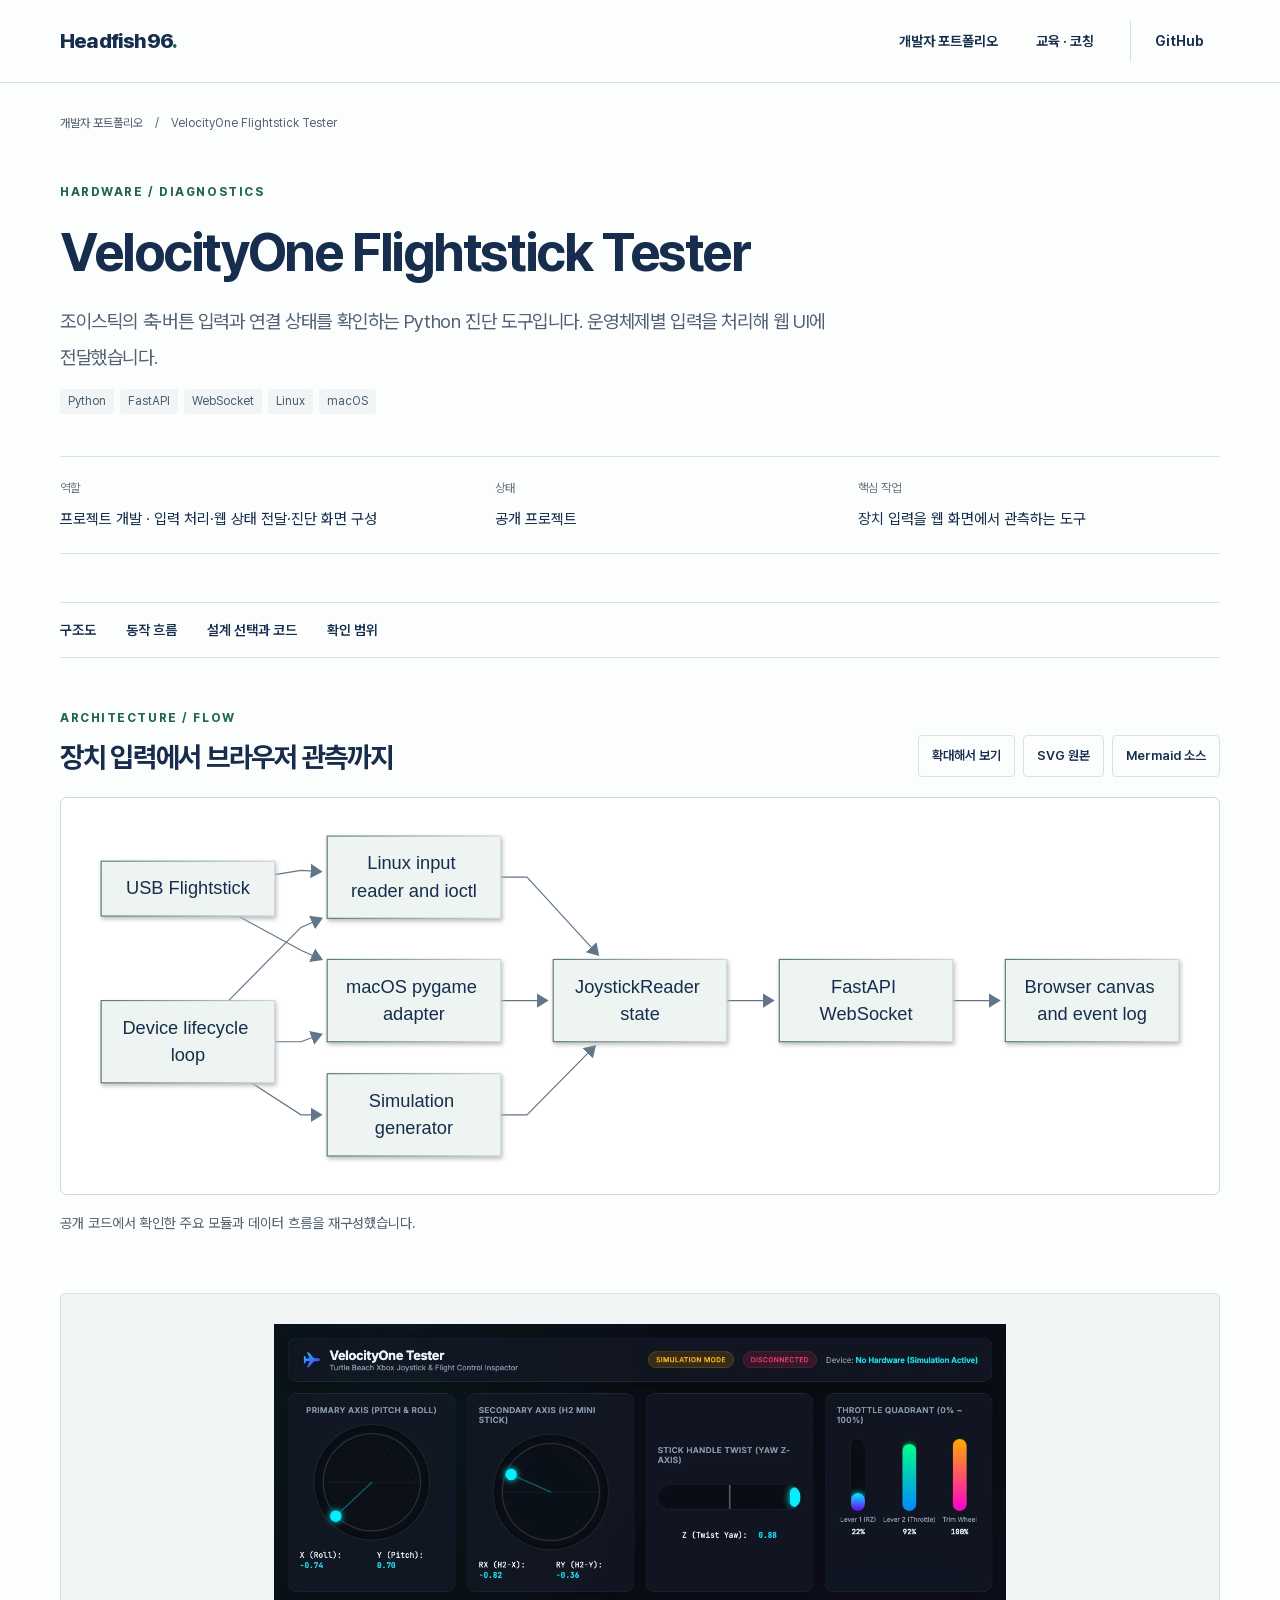
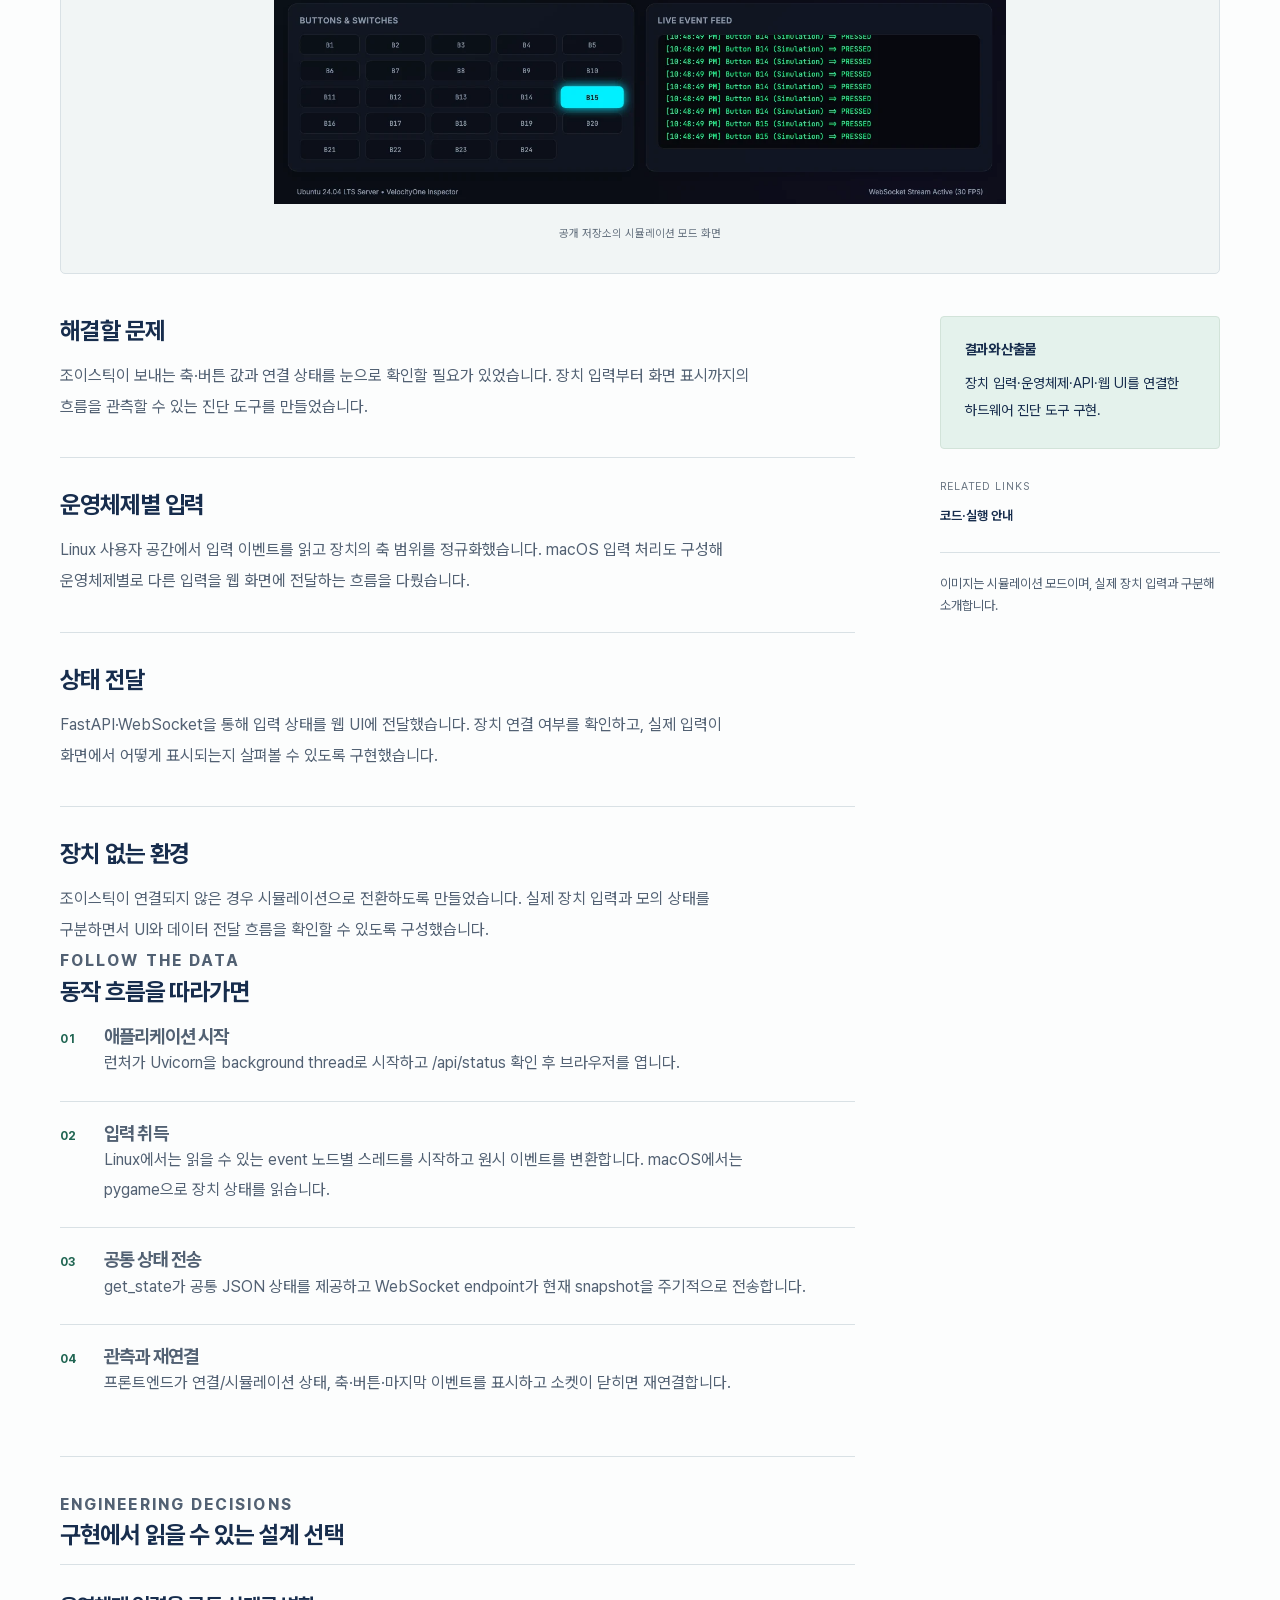
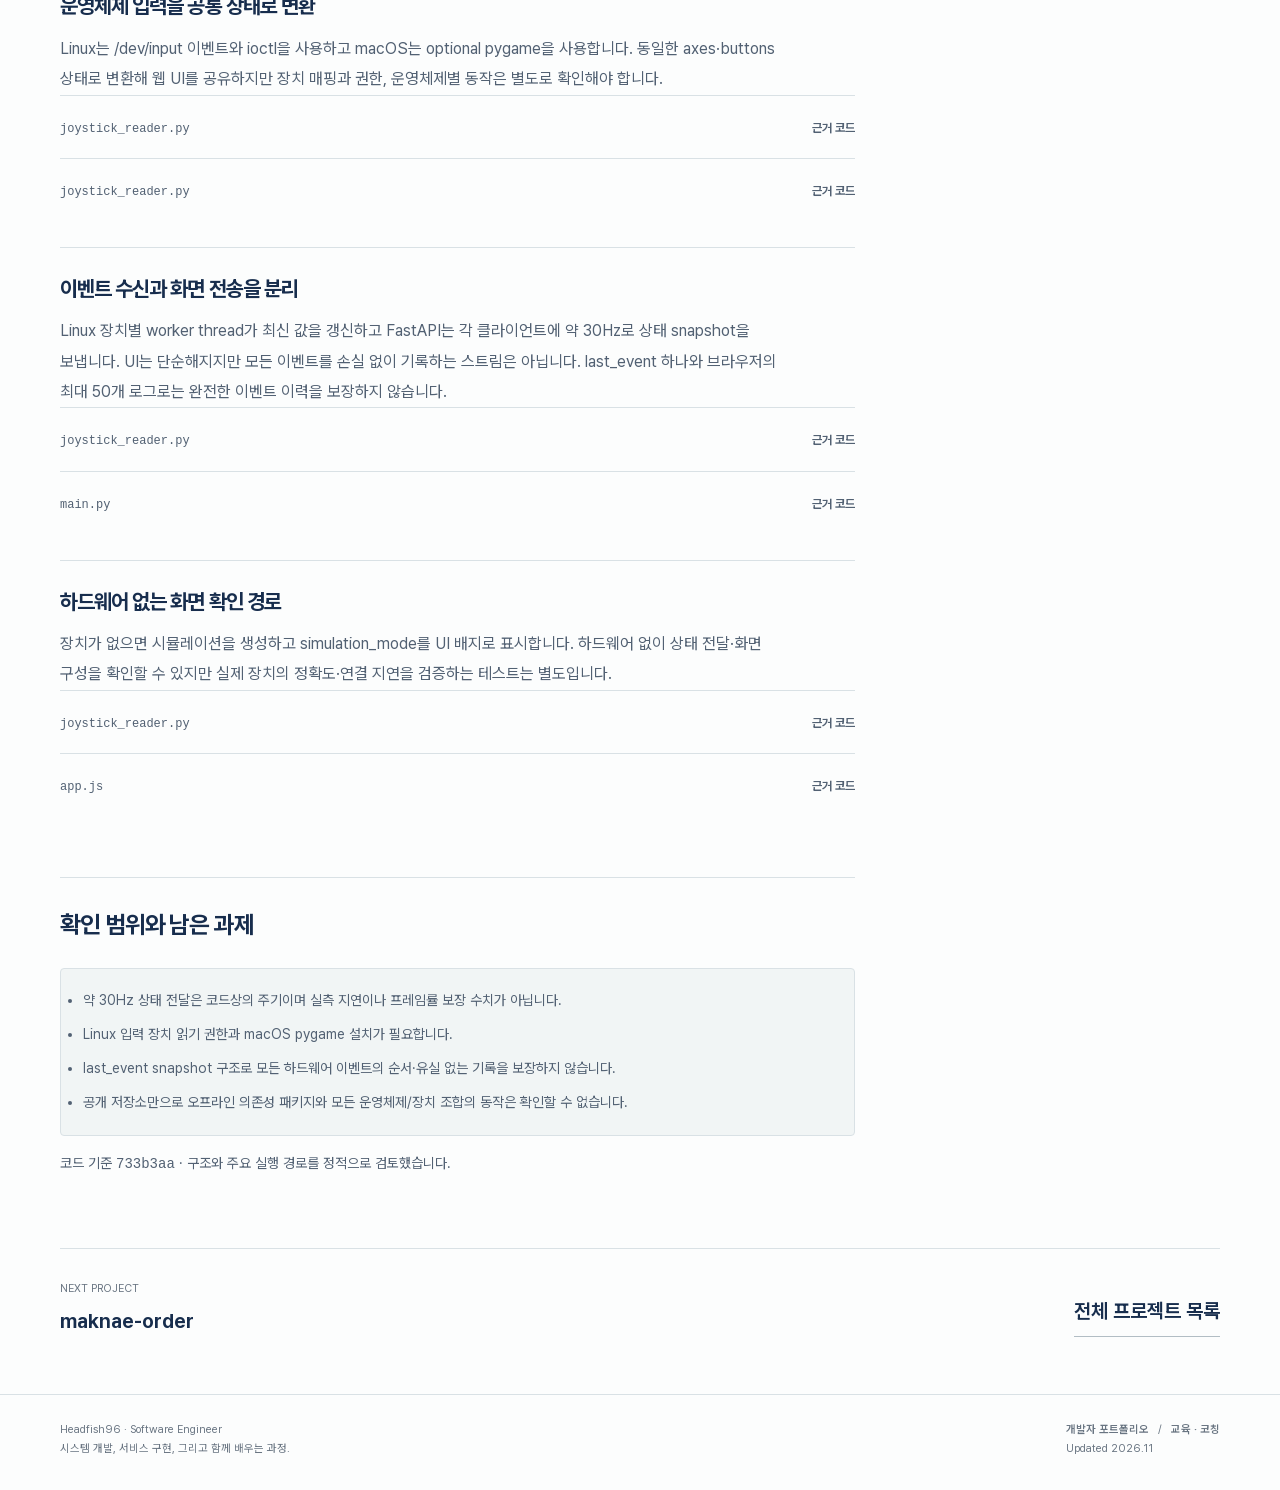
<file: docs/projects/flightstick.html>
<!doctype html>
<html lang="ko"><head><meta charset="utf-8"><meta name="viewport" content="width=device-width,initial-scale=1">
<title>VelocityOne Flightstick Tester · Headfish96</title><meta name="description" content="장치 입력을 웹 화면에서 관측하는 도구">
<meta name="theme-color" content="#172d4d"><link rel="canonical" href="https://headfish96.github.io/Headfish96/projects/flightstick.html">
<meta property="og:title" content="VelocityOne Flightstick Tester · Headfish96"><meta property="og:description" content="장치 입력을 웹 화면에서 관측하는 도구"><meta property="og:type" content="website"><meta property="og:url" content="https://headfish96.github.io/Headfish96/projects/flightstick.html">
<link rel="icon" href="../assets/favicon.svg" type="image/svg+xml"><link rel="preload" href="../assets/PretendardVariable.woff2" as="font" type="font/woff2" crossorigin>
<link rel="stylesheet" href="../portfolio.css"><script src="../portfolio.js" defer></script></head>
<body data-page="case"><a class="skip" href="#main">본문으로 이동</a>
<header class="site-header"><div class="wrap header-inner"><a class="brand" href="../developer.html">Headfish96<span class="brand-dot">.</span></a><nav class="main-nav" aria-label="포트폴리오 선택">
<a href="../developer.html" >개발자 포트폴리오</a>
<a href="../index.html" >교육 · 코칭</a>
<a class="external" href="https://github.com/Headfish96">GitHub </a></nav></div></header><main id="main"><div class="wrap"><nav class="bread" aria-label="현재 위치"><a href="../developer.html">개발자 포트폴리오</a><span aria-hidden="true">/</span><span>VelocityOne Flightstick Tester</span></nav><header class="case-hero"><p class="eyebrow">Hardware / Diagnostics</p><h1>VelocityOne Flightstick Tester</h1><p class="lead">조이스틱의 축·버튼 입력과 연결 상태를 확인하는 Python 진단 도구입니다. 운영체제별 입력을 처리해 웹 UI에 전달했습니다.</p><ul class="tags" aria-label="사용 기술"><li>Python</li><li>FastAPI</li><li>WebSocket</li><li>Linux</li><li>macOS</li></ul></header><dl class="case-meta"><div><dt>역할</dt><dd>프로젝트 개발 · 입력 처리·웹 상태 전달·진단 화면 구성</dd></div><div><dt>상태</dt><dd>공개 프로젝트</dd></div><div><dt>핵심 작업</dt><dd>장치 입력을 웹 화면에서 관측하는 도구</dd></div></dl><nav class="case-nav" aria-label="프로젝트 목차"><a href="#architecture">구조도</a><a href="#flow">동작 흐름</a><a href="#decisions">설계 선택과 코드</a><a href="#review">확인 범위</a></nav><section class="architecture-section" id="architecture" aria-labelledby="architecture-title">
      <div class="architecture-heading"><div><p class="eyebrow">Architecture / Flow</p><h2 id="architecture-title">장치 입력에서 브라우저 관측까지</h2></div>
      <div class="diagram-toolbar"><button type="button" data-diagram="../assets/architecture/flightstick.svg" data-diagram-title="장치 입력에서 브라우저 관측까지">확대해서 보기</button><a href="../assets/architecture/flightstick.svg" target="_blank" rel="noopener">SVG 원본</a><a href="../assets/architecture/flightstick.mmd" download>Mermaid 소스</a></div></div>
      <figure><div class="diagram-surface"><img src="../assets/architecture/flightstick.svg" alt="Linux와 macOS 입력 또는 시뮬레이션 데이터를 공통 상태로 바꿔 FastAPI WebSocket으로 전달합니다." loading="eager"></div>
      <figcaption class="architecture-caption">공개 코드에서 확인한 주요 모듈과 데이터 흐름을 재구성했습니다.</figcaption></figure></section><figure class="case-figure"><img src="../assets/flightstick.webp" alt="VelocityOne Tester의 축·버튼 상태를 보여주는 시뮬레이션 모드 화면"><figcaption>공개 저장소의 시뮬레이션 모드 화면</figcaption></figure><div class="case-content"><div><section class="case-section"><h2>해결할 문제</h2><p>조이스틱이 보내는 축·버튼 값과 연결 상태를 눈으로 확인할 필요가 있었습니다. 장치 입력부터 화면 표시까지의 흐름을 관측할 수 있는 진단 도구를 만들었습니다.</p></section><section class="case-section"><h2>운영체제별 입력</h2><p>Linux 사용자 공간에서 입력 이벤트를 읽고 장치의 축 범위를 정규화했습니다. macOS 입력 처리도 구성해 운영체제별로 다른 입력을 웹 화면에 전달하는 흐름을 다뤘습니다.</p></section><section class="case-section"><h2>상태 전달</h2><p>FastAPI·WebSocket을 통해 입력 상태를 웹 UI에 전달했습니다. 장치 연결 여부를 확인하고, 실제 입력이 화면에서 어떻게 표시되는지 살펴볼 수 있도록 구현했습니다.</p></section><section class="case-section"><h2>장치 없는 환경</h2><p>조이스틱이 연결되지 않은 경우 시뮬레이션으로 전환하도록 만들었습니다. 실제 장치 입력과 모의 상태를 구분하면서 UI와 데이터 전달 흐름을 확인할 수 있도록 구성했습니다.</p></section><div class="technical-analysis"><section class="case-section" id="flow"><p class="eyebrow">Follow the data</p><h2>동작 흐름을 따라가면</h2><ol class="flow-list"><li><h3>애플리케이션 시작</h3><p>런처가 Uvicorn을 background thread로 시작하고 /api/status 확인 후 브라우저를 엽니다.</p></li><li><h3>입력 취득</h3><p>Linux에서는 읽을 수 있는 event 노드별 스레드를 시작하고 원시 이벤트를 변환합니다. macOS에서는 pygame으로 장치 상태를 읽습니다.</p></li><li><h3>공통 상태 전송</h3><p>get_state가 공통 JSON 상태를 제공하고 WebSocket endpoint가 현재 snapshot을 주기적으로 전송합니다.</p></li><li><h3>관측과 재연결</h3><p>프론트엔드가 연결/시뮬레이션 상태, 축·버튼·마지막 이벤트를 표시하고 소켓이 닫히면 재연결합니다.</p></li></ol></section><section class="case-section" id="decisions"><p class="eyebrow">Engineering decisions</p><h2>구현에서 읽을 수 있는 설계 선택</h2><div class="decision-list"><article class="decision-item"><h3>운영체제 입력을 공통 상태로 변환</h3><p>Linux는 /dev/input 이벤트와 ioctl을 사용하고 macOS는 optional pygame을 사용합니다. 동일한 axes·buttons 상태로 변환해 웹 UI를 공유하지만 장치 매핑과 권한, 운영체제별 동작은 별도로 확인해야 합니다.</p><ul class="source-list"><li><a href="https://github.com/Headfish96/velocityone-flightstick-tester/blob/733b3aacf7859f8cf39b68ed045dd31177ad919b/joystick_reader.py#L207-L289" target="_blank" rel="noopener"><code>joystick_reader.py</code><span>근거 코드</span></a></li><li><a href="https://github.com/Headfish96/velocityone-flightstick-tester/blob/733b3aacf7859f8cf39b68ed045dd31177ad919b/joystick_reader.py#L294-L357" target="_blank" rel="noopener"><code>joystick_reader.py</code><span>근거 코드</span></a></li></ul></article><article class="decision-item"><h3>이벤트 수신과 화면 전송을 분리</h3><p>Linux 장치별 worker thread가 최신 값을 갱신하고 FastAPI는 각 클라이언트에 약 30Hz로 상태 snapshot을 보냅니다. UI는 단순해지지만 모든 이벤트를 손실 없이 기록하는 스트림은 아닙니다. last_event 하나와 브라우저의 최대 50개 로그로는 완전한 이벤트 이력을 보장하지 않습니다.</p><ul class="source-list"><li><a href="https://github.com/Headfish96/velocityone-flightstick-tester/blob/733b3aacf7859f8cf39b68ed045dd31177ad919b/joystick_reader.py#L227-L289" target="_blank" rel="noopener"><code>joystick_reader.py</code><span>근거 코드</span></a></li><li><a href="https://github.com/Headfish96/velocityone-flightstick-tester/blob/733b3aacf7859f8cf39b68ed045dd31177ad919b/main.py#L44-L61" target="_blank" rel="noopener"><code>main.py</code><span>근거 코드</span></a></li></ul></article><article class="decision-item"><h3>하드웨어 없는 화면 확인 경로</h3><p>장치가 없으면 시뮬레이션을 생성하고 simulation_mode를 UI 배지로 표시합니다. 하드웨어 없이 상태 전달·화면 구성을 확인할 수 있지만 실제 장치의 정확도·연결 지연을 검증하는 테스트는 별도입니다.</p><ul class="source-list"><li><a href="https://github.com/Headfish96/velocityone-flightstick-tester/blob/733b3aacf7859f8cf39b68ed045dd31177ad919b/joystick_reader.py#L362-L446" target="_blank" rel="noopener"><code>joystick_reader.py</code><span>근거 코드</span></a></li><li><a href="https://github.com/Headfish96/velocityone-flightstick-tester/blob/733b3aacf7859f8cf39b68ed045dd31177ad919b/static/app.js#L128-L144" target="_blank" rel="noopener"><code>app.js</code><span>근거 코드</span></a></li></ul></article></div></section><section class="case-section" id="review"><h2>확인 범위와 남은 과제</h2><ul class="review-note"><li>약 30Hz 상태 전달은 코드상의 주기이며 실측 지연이나 프레임률 보장 수치가 아닙니다.</li><li>Linux 입력 장치 읽기 권한과 macOS pygame 설치가 필요합니다.</li><li>last_event snapshot 구조로 모든 하드웨어 이벤트의 순서·유실 없는 기록을 보장하지 않습니다.</li><li>공개 저장소만으로 오프라인 의존성 패키지와 모든 운영체제/장치 조합의 동작은 확인할 수 없습니다.</li></ul><p class="source-version">코드 기준 <a href="https://github.com/Headfish96/velocityone-flightstick-tester/tree/733b3aacf7859f8cf39b68ed045dd31177ad919b"><code>733b3aa</code></a> · 구조와 주요 실행 경로를 정적으로 검토했습니다.</p></section></div></div><aside class="case-aside"><div class="case-outcome"><h2>결과와 산출물</h2><p>장치 입력·운영체제·API·웹 UI를 연결한 하드웨어 진단 도구 구현.</p></div><p class="aside-label">RELATED LINKS</p><div class="case-links"><a href="https://github.com/Headfish96/velocityone-flightstick-tester">코드·실행 안내 </a></div><p class="scope">이미지는 시뮬레이션 모드이며, 실제 장치 입력과 구분해 소개합니다.</p></aside></div><nav class="case-next" aria-label="다른 프로젝트"><div><p>NEXT PROJECT</p><a href="maknae.html">maknae-order </a></div><a class="text-link" href="../developer.html#archive">전체 프로젝트 목록</a></nav></div></main><dialog class="diagram-dialog" aria-labelledby="diagram-dialog-title"><div class="dialog-header"><h2 class="dialog-title" id="diagram-dialog-title">아키텍처 확대</h2><button class="close" type="button" data-close-diagram aria-label="구조도 확대 닫기">닫기</button></div><p class="dialog-help">넓은 그림은 좌우로 스크롤해 확인할 수 있습니다.</p><div class="dialog-canvas"><img alt=""></div></dialog><footer class="site-footer"><div class="wrap footer-inner"><p>Headfish96 · Software Engineer<br>시스템 개발, 서비스 구현, 그리고 함께 배우는 과정.</p><p><a href="../developer.html">개발자 포트폴리오</a> &nbsp; / &nbsp; <a href="../index.html">교육 · 코칭</a><br>Updated 2026.11</p></div></footer></body></html>
</file>
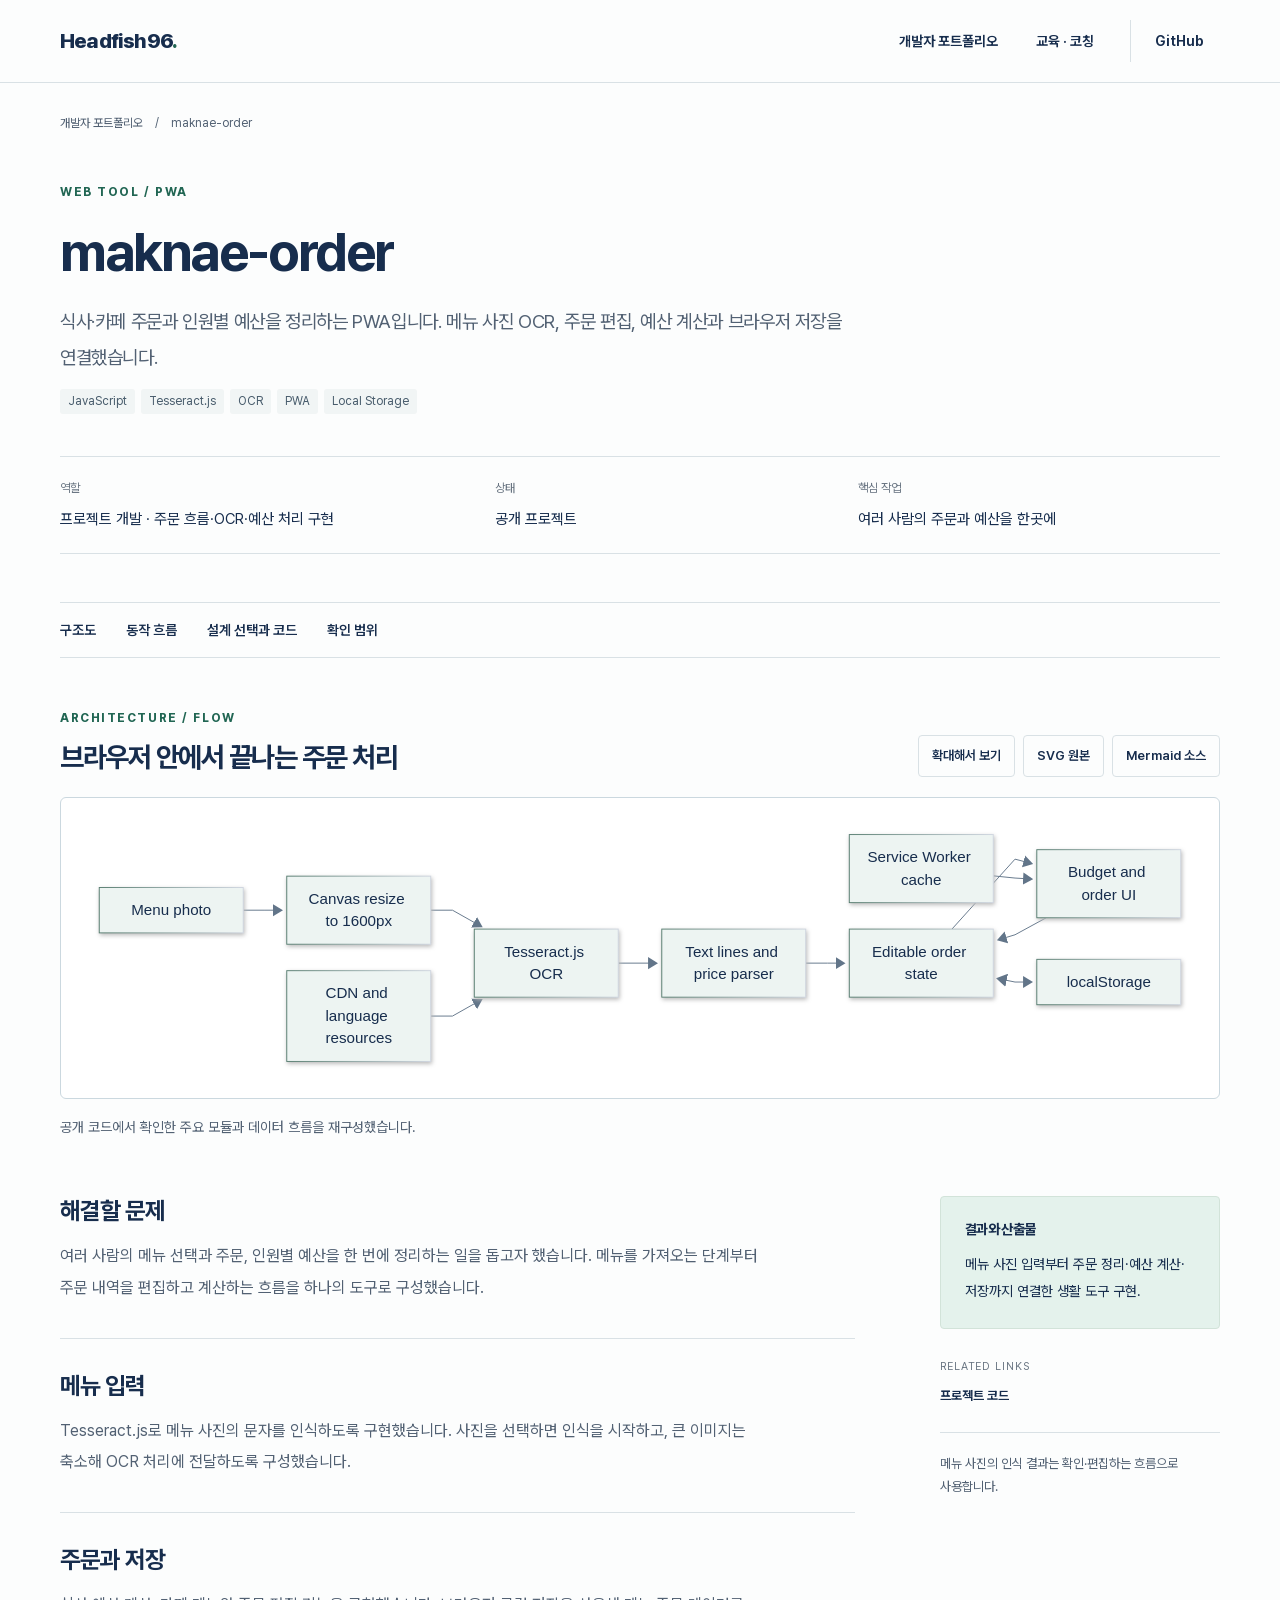
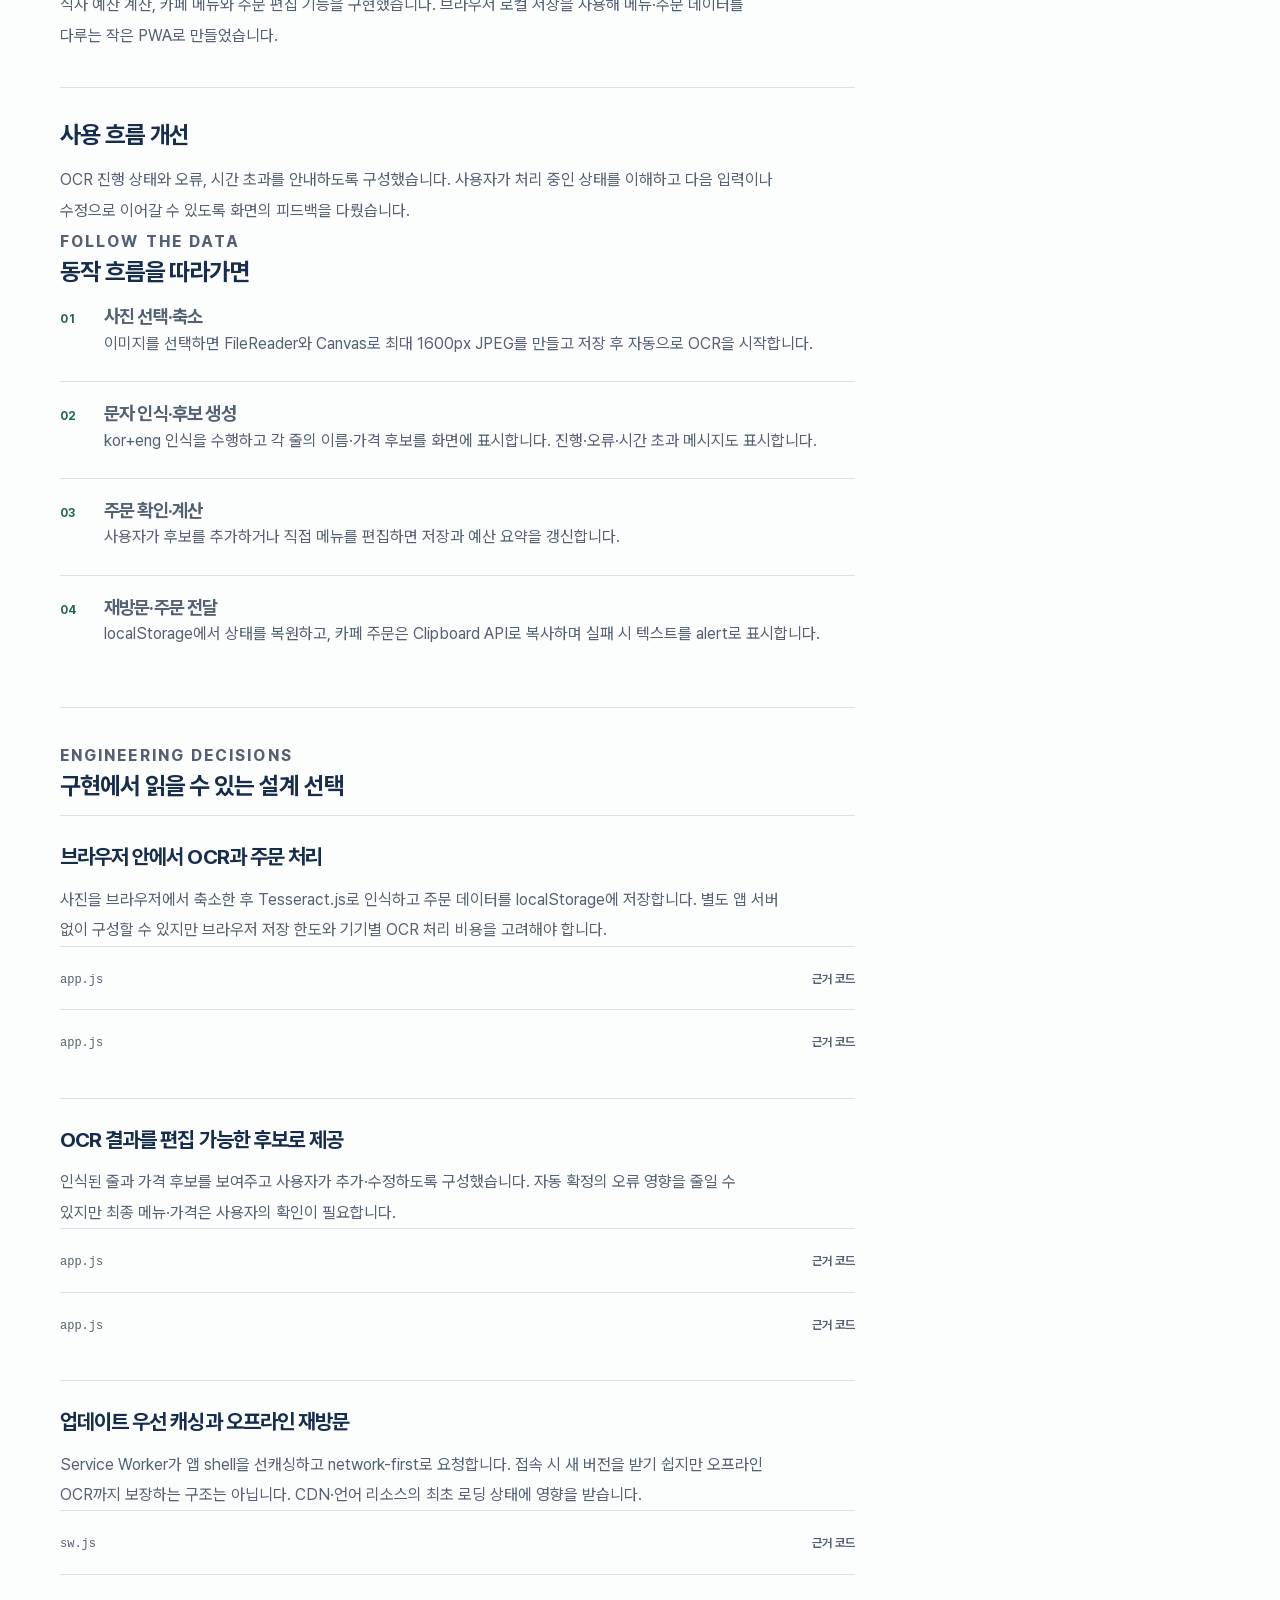
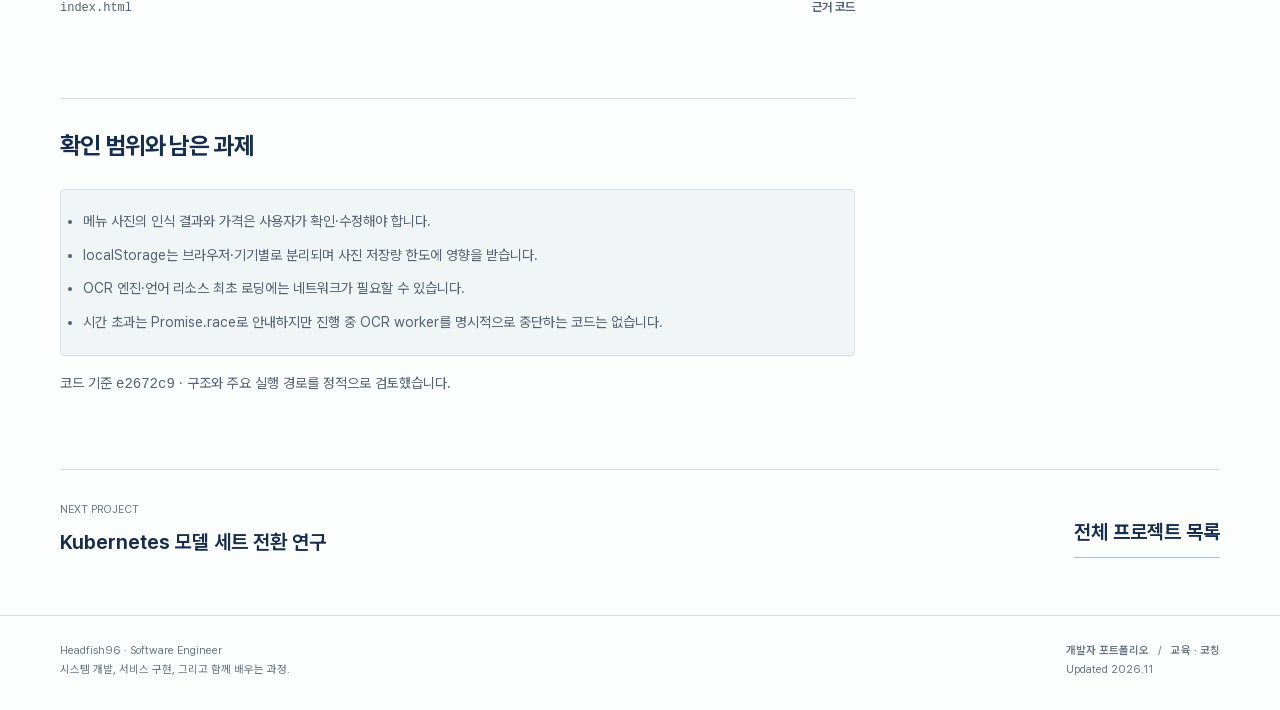
<file: docs/projects/maknae.html>
<!doctype html>
<html lang="ko"><head><meta charset="utf-8"><meta name="viewport" content="width=device-width,initial-scale=1">
<title>maknae-order · Headfish96</title><meta name="description" content="여러 사람의 주문과 예산을 한곳에">
<meta name="theme-color" content="#172d4d"><link rel="canonical" href="https://headfish96.github.io/Headfish96/projects/maknae.html">
<meta property="og:title" content="maknae-order · Headfish96"><meta property="og:description" content="여러 사람의 주문과 예산을 한곳에"><meta property="og:type" content="website"><meta property="og:url" content="https://headfish96.github.io/Headfish96/projects/maknae.html">
<link rel="icon" href="../assets/favicon.svg" type="image/svg+xml"><link rel="preload" href="../assets/PretendardVariable.woff2" as="font" type="font/woff2" crossorigin>
<link rel="stylesheet" href="../portfolio.css"><script src="../portfolio.js" defer></script></head>
<body data-page="case"><a class="skip" href="#main">본문으로 이동</a>
<header class="site-header"><div class="wrap header-inner"><a class="brand" href="../developer.html">Headfish96<span class="brand-dot">.</span></a><nav class="main-nav" aria-label="포트폴리오 선택">
<a href="../developer.html" >개발자 포트폴리오</a>
<a href="../index.html" >교육 · 코칭</a>
<a class="external" href="https://github.com/Headfish96">GitHub </a></nav></div></header><main id="main"><div class="wrap"><nav class="bread" aria-label="현재 위치"><a href="../developer.html">개발자 포트폴리오</a><span aria-hidden="true">/</span><span>maknae-order</span></nav><header class="case-hero"><p class="eyebrow">Web Tool / PWA</p><h1>maknae-order</h1><p class="lead">식사·카페 주문과 인원별 예산을 정리하는 PWA입니다. 메뉴 사진 OCR, 주문 편집, 예산 계산과 브라우저 저장을 연결했습니다.</p><ul class="tags" aria-label="사용 기술"><li>JavaScript</li><li>Tesseract.js</li><li>OCR</li><li>PWA</li><li>Local Storage</li></ul></header><dl class="case-meta"><div><dt>역할</dt><dd>프로젝트 개발 · 주문 흐름·OCR·예산 처리 구현</dd></div><div><dt>상태</dt><dd>공개 프로젝트</dd></div><div><dt>핵심 작업</dt><dd>여러 사람의 주문과 예산을 한곳에</dd></div></dl><nav class="case-nav" aria-label="프로젝트 목차"><a href="#architecture">구조도</a><a href="#flow">동작 흐름</a><a href="#decisions">설계 선택과 코드</a><a href="#review">확인 범위</a></nav><section class="architecture-section" id="architecture" aria-labelledby="architecture-title">
      <div class="architecture-heading"><div><p class="eyebrow">Architecture / Flow</p><h2 id="architecture-title">브라우저 안에서 끝나는 주문 처리</h2></div>
      <div class="diagram-toolbar"><button type="button" data-diagram="../assets/architecture/maknae.svg" data-diagram-title="브라우저 안에서 끝나는 주문 처리">확대해서 보기</button><a href="../assets/architecture/maknae.svg" target="_blank" rel="noopener">SVG 원본</a><a href="../assets/architecture/maknae.mmd" download>Mermaid 소스</a></div></div>
      <figure><div class="diagram-surface"><img src="../assets/architecture/maknae.svg" alt="메뉴 사진을 Canvas로 축소하고 OCR 후보를 주문 상태로 편집한 뒤 localStorage에 저장합니다." loading="eager"></div>
      <figcaption class="architecture-caption">공개 코드에서 확인한 주요 모듈과 데이터 흐름을 재구성했습니다.</figcaption></figure></section><div class="case-content"><div><section class="case-section"><h2>해결할 문제</h2><p>여러 사람의 메뉴 선택과 주문, 인원별 예산을 한 번에 정리하는 일을 돕고자 했습니다. 메뉴를 가져오는 단계부터 주문 내역을 편집하고 계산하는 흐름을 하나의 도구로 구성했습니다.</p></section><section class="case-section"><h2>메뉴 입력</h2><p>Tesseract.js로 메뉴 사진의 문자를 인식하도록 구현했습니다. 사진을 선택하면 인식을 시작하고, 큰 이미지는 축소해 OCR 처리에 전달하도록 구성했습니다.</p></section><section class="case-section"><h2>주문과 저장</h2><p>식사 예산 계산, 카페 메뉴와 주문 편집 기능을 구현했습니다. 브라우저 로컬 저장을 사용해 메뉴·주문 데이터를 다루는 작은 PWA로 만들었습니다.</p></section><section class="case-section"><h2>사용 흐름 개선</h2><p>OCR 진행 상태와 오류, 시간 초과를 안내하도록 구성했습니다. 사용자가 처리 중인 상태를 이해하고 다음 입력이나 수정으로 이어갈 수 있도록 화면의 피드백을 다뤘습니다.</p></section><div class="technical-analysis"><section class="case-section" id="flow"><p class="eyebrow">Follow the data</p><h2>동작 흐름을 따라가면</h2><ol class="flow-list"><li><h3>사진 선택·축소</h3><p>이미지를 선택하면 FileReader와 Canvas로 최대 1600px JPEG를 만들고 저장 후 자동으로 OCR을 시작합니다.</p></li><li><h3>문자 인식·후보 생성</h3><p>kor+eng 인식을 수행하고 각 줄의 이름·가격 후보를 화면에 표시합니다. 진행·오류·시간 초과 메시지도 표시합니다.</p></li><li><h3>주문 확인·계산</h3><p>사용자가 후보를 추가하거나 직접 메뉴를 편집하면 저장과 예산 요약을 갱신합니다.</p></li><li><h3>재방문·주문 전달</h3><p>localStorage에서 상태를 복원하고, 카페 주문은 Clipboard API로 복사하며 실패 시 텍스트를 alert로 표시합니다.</p></li></ol></section><section class="case-section" id="decisions"><p class="eyebrow">Engineering decisions</p><h2>구현에서 읽을 수 있는 설계 선택</h2><div class="decision-list"><article class="decision-item"><h3>브라우저 안에서 OCR과 주문 처리</h3><p>사진을 브라우저에서 축소한 후 Tesseract.js로 인식하고 주문 데이터를 localStorage에 저장합니다. 별도 앱 서버 없이 구성할 수 있지만 브라우저 저장 한도와 기기별 OCR 처리 비용을 고려해야 합니다.</p><ul class="source-list"><li><a href="https://github.com/Headfish96/maknae-order/blob/e2672c97ebacbef4a433cb34a60d81d0375b8984/app.js#L20-L33" target="_blank" rel="noopener"><code>app.js</code><span>근거 코드</span></a></li><li><a href="https://github.com/Headfish96/maknae-order/blob/e2672c97ebacbef4a433cb34a60d81d0375b8984/app.js#L95-L145" target="_blank" rel="noopener"><code>app.js</code><span>근거 코드</span></a></li></ul></article><article class="decision-item"><h3>OCR 결과를 편집 가능한 후보로 제공</h3><p>인식된 줄과 가격 후보를 보여주고 사용자가 추가·수정하도록 구성했습니다. 자동 확정의 오류 영향을 줄일 수 있지만 최종 메뉴·가격은 사용자의 확인이 필요합니다.</p><ul class="source-list"><li><a href="https://github.com/Headfish96/maknae-order/blob/e2672c97ebacbef4a433cb34a60d81d0375b8984/app.js#L223-L261" target="_blank" rel="noopener"><code>app.js</code><span>근거 코드</span></a></li><li><a href="https://github.com/Headfish96/maknae-order/blob/e2672c97ebacbef4a433cb34a60d81d0375b8984/app.js#L283-L335" target="_blank" rel="noopener"><code>app.js</code><span>근거 코드</span></a></li></ul></article><article class="decision-item"><h3>업데이트 우선 캐싱과 오프라인 재방문</h3><p>Service Worker가 앱 shell을 선캐싱하고 network-first로 요청합니다. 접속 시 새 버전을 받기 쉽지만 오프라인 OCR까지 보장하는 구조는 아닙니다. CDN·언어 리소스의 최초 로딩 상태에 영향을 받습니다.</p><ul class="source-list"><li><a href="https://github.com/Headfish96/maknae-order/blob/e2672c97ebacbef4a433cb34a60d81d0375b8984/sw.js#L1-L29" target="_blank" rel="noopener"><code>sw.js</code><span>근거 코드</span></a></li><li><a href="https://github.com/Headfish96/maknae-order/blob/e2672c97ebacbef4a433cb34a60d81d0375b8984/index.html#L167-L173" target="_blank" rel="noopener"><code>index.html</code><span>근거 코드</span></a></li></ul></article></div></section><section class="case-section" id="review"><h2>확인 범위와 남은 과제</h2><ul class="review-note"><li>메뉴 사진의 인식 결과와 가격은 사용자가 확인·수정해야 합니다.</li><li>localStorage는 브라우저·기기별로 분리되며 사진 저장량 한도에 영향을 받습니다.</li><li>OCR 엔진·언어 리소스 최초 로딩에는 네트워크가 필요할 수 있습니다.</li><li>시간 초과는 Promise.race로 안내하지만 진행 중 OCR worker를 명시적으로 중단하는 코드는 없습니다.</li></ul><p class="source-version">코드 기준 <a href="https://github.com/Headfish96/maknae-order/tree/e2672c97ebacbef4a433cb34a60d81d0375b8984"><code>e2672c9</code></a> · 구조와 주요 실행 경로를 정적으로 검토했습니다.</p></section></div></div><aside class="case-aside"><div class="case-outcome"><h2>결과와 산출물</h2><p>메뉴 사진 입력부터 주문 정리·예산 계산·저장까지 연결한 생활 도구 구현.</p></div><p class="aside-label">RELATED LINKS</p><div class="case-links"><a href="https://github.com/Headfish96/maknae-order">프로젝트 코드 </a></div><p class="scope">메뉴 사진의 인식 결과는 확인·편집하는 흐름으로 사용합니다.</p></aside></div><nav class="case-next" aria-label="다른 프로젝트"><div><p>NEXT PROJECT</p><a href="model-transition.html">Kubernetes 모델 세트 전환 연구 </a></div><a class="text-link" href="../developer.html#archive">전체 프로젝트 목록</a></nav></div></main><dialog class="diagram-dialog" aria-labelledby="diagram-dialog-title"><div class="dialog-header"><h2 class="dialog-title" id="diagram-dialog-title">아키텍처 확대</h2><button class="close" type="button" data-close-diagram aria-label="구조도 확대 닫기">닫기</button></div><p class="dialog-help">넓은 그림은 좌우로 스크롤해 확인할 수 있습니다.</p><div class="dialog-canvas"><img alt=""></div></dialog><footer class="site-footer"><div class="wrap footer-inner"><p>Headfish96 · Software Engineer<br>시스템 개발, 서비스 구현, 그리고 함께 배우는 과정.</p><p><a href="../developer.html">개발자 포트폴리오</a> &nbsp; / &nbsp; <a href="../index.html">교육 · 코칭</a><br>Updated 2026.11</p></div></footer></body></html>
</file>
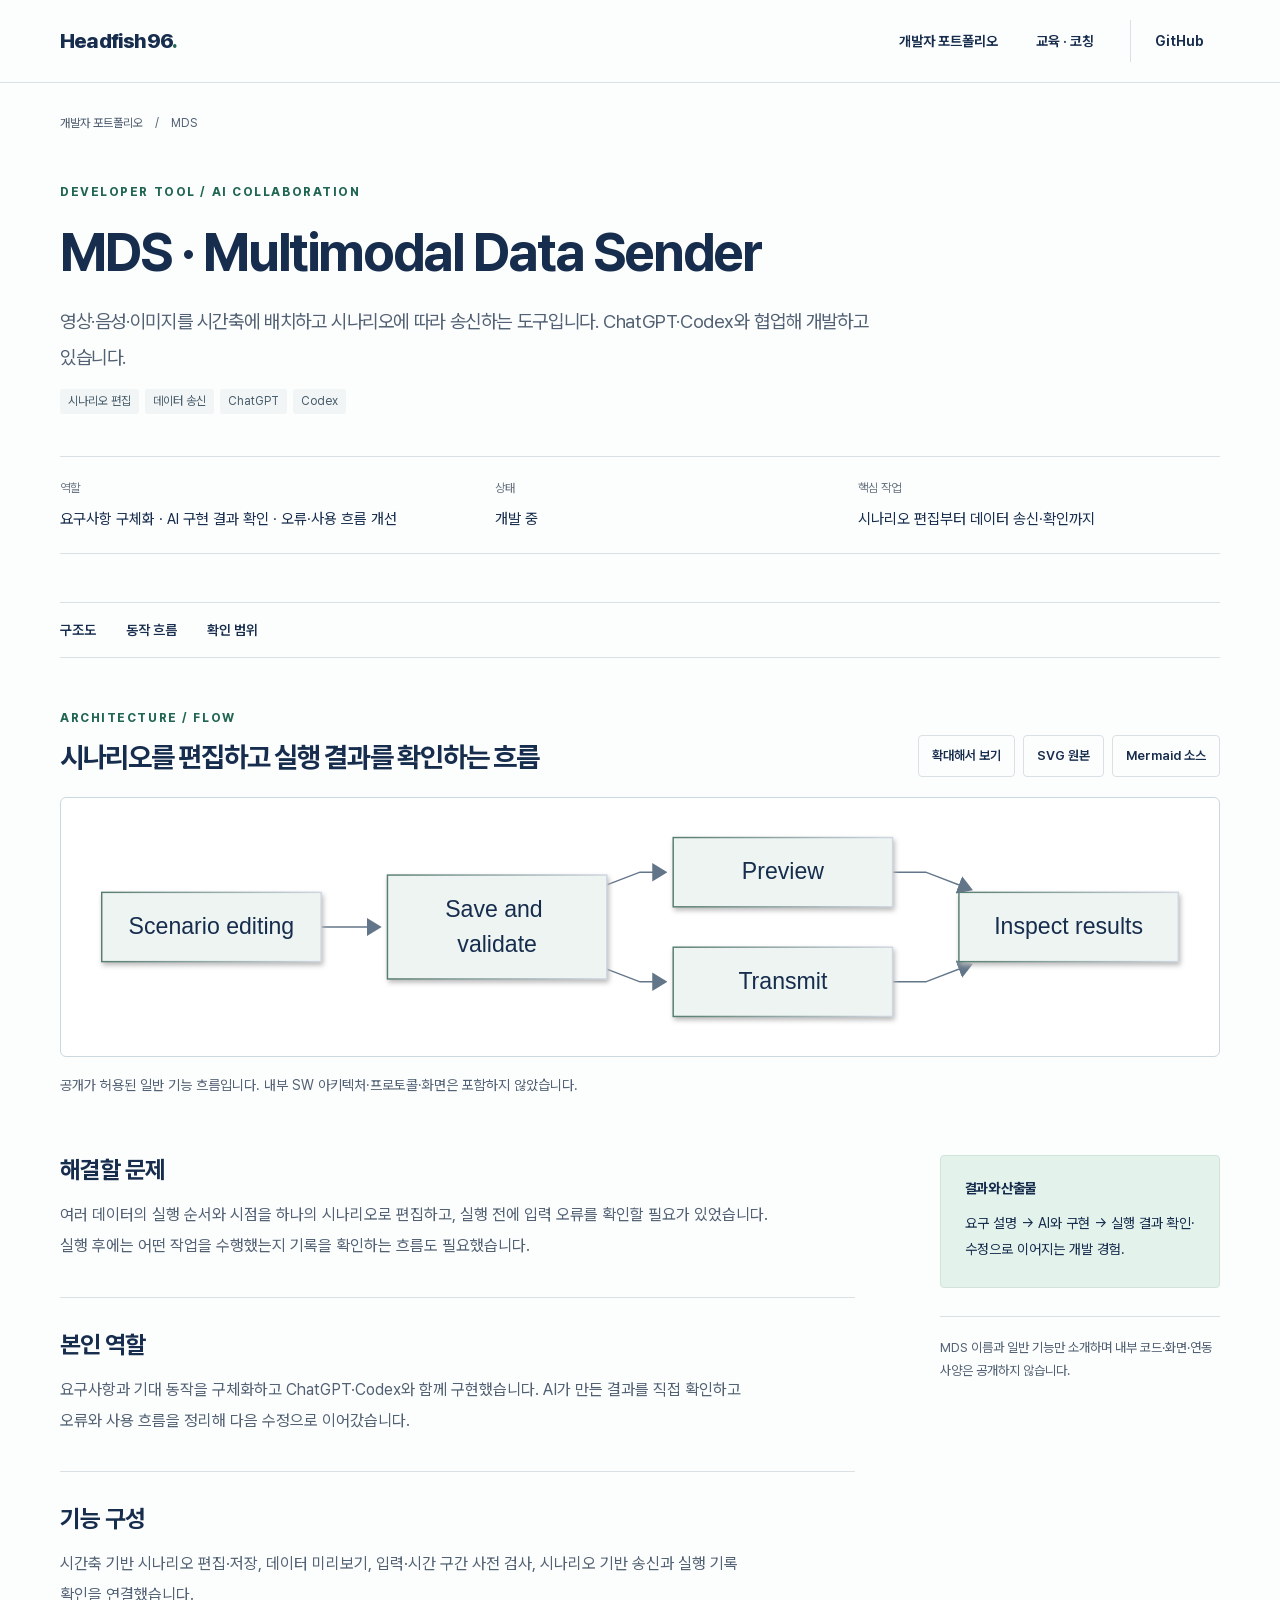
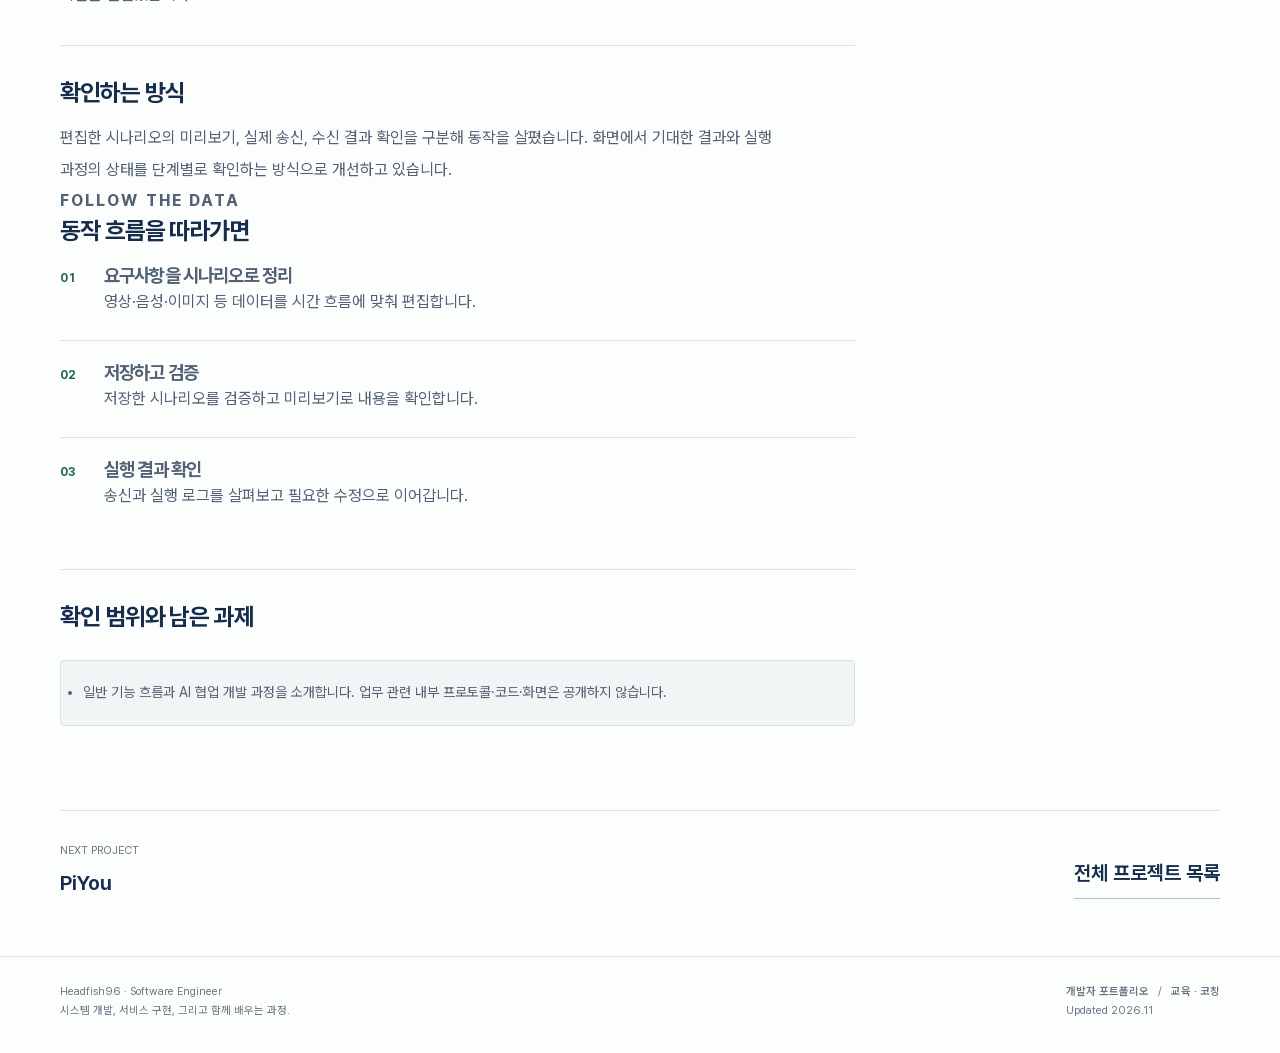
<file: docs/projects/mds.html>
<!doctype html>
<html lang="ko"><head><meta charset="utf-8"><meta name="viewport" content="width=device-width,initial-scale=1">
<title>MDS · Multimodal Data Sender · Headfish96</title><meta name="description" content="시나리오 편집부터 데이터 송신·확인까지">
<meta name="theme-color" content="#172d4d"><link rel="canonical" href="https://headfish96.github.io/Headfish96/projects/mds.html">
<meta property="og:title" content="MDS · Multimodal Data Sender · Headfish96"><meta property="og:description" content="시나리오 편집부터 데이터 송신·확인까지"><meta property="og:type" content="website"><meta property="og:url" content="https://headfish96.github.io/Headfish96/projects/mds.html">
<link rel="icon" href="../assets/favicon.svg" type="image/svg+xml"><link rel="preload" href="../assets/PretendardVariable.woff2" as="font" type="font/woff2" crossorigin>
<link rel="stylesheet" href="../portfolio.css"><script src="../portfolio.js" defer></script></head>
<body data-page="case"><a class="skip" href="#main">본문으로 이동</a>
<header class="site-header"><div class="wrap header-inner"><a class="brand" href="../developer.html">Headfish96<span class="brand-dot">.</span></a><nav class="main-nav" aria-label="포트폴리오 선택">
<a href="../developer.html" >개발자 포트폴리오</a>
<a href="../index.html" >교육 · 코칭</a>
<a class="external" href="https://github.com/Headfish96">GitHub </a></nav></div></header><main id="main"><div class="wrap"><nav class="bread" aria-label="현재 위치"><a href="../developer.html">개발자 포트폴리오</a><span aria-hidden="true">/</span><span>MDS</span></nav><header class="case-hero"><p class="eyebrow">Developer Tool / AI Collaboration</p><h1>MDS · Multimodal Data Sender</h1><p class="lead">영상·음성·이미지를 시간축에 배치하고 시나리오에 따라 송신하는 도구입니다. ChatGPT·Codex와 협업해 개발하고 있습니다.</p><ul class="tags" aria-label="사용 기술"><li>시나리오 편집</li><li>데이터 송신</li><li>ChatGPT</li><li>Codex</li></ul></header><dl class="case-meta"><div><dt>역할</dt><dd>요구사항 구체화 · AI 구현 결과 확인 · 오류·사용 흐름 개선</dd></div><div><dt>상태</dt><dd>개발 중</dd></div><div><dt>핵심 작업</dt><dd>시나리오 편집부터 데이터 송신·확인까지</dd></div></dl><nav class="case-nav" aria-label="프로젝트 목차"><a href="#architecture">구조도</a><a href="#flow">동작 흐름</a><a href="#review">확인 범위</a></nav><section class="architecture-section" id="architecture" aria-labelledby="architecture-title">
      <div class="architecture-heading"><div><p class="eyebrow">Architecture / Flow</p><h2 id="architecture-title">시나리오를 편집하고 실행 결과를 확인하는 흐름</h2></div>
      <div class="diagram-toolbar"><button type="button" data-diagram="../assets/architecture/mds.svg" data-diagram-title="시나리오를 편집하고 실행 결과를 확인하는 흐름">확대해서 보기</button><a href="../assets/architecture/mds.svg" target="_blank" rel="noopener">SVG 원본</a><a href="../assets/architecture/mds.mmd" download>Mermaid 소스</a></div></div>
      <figure><div class="diagram-surface"><img src="../assets/architecture/mds.svg" alt="시나리오를 편집하고 저장·검증한 뒤 미리보기 또는 송신을 수행하고 실행 로그를 확인하는 흐름입니다." loading="eager"></div>
      <figcaption class="architecture-caption">공개가 허용된 일반 기능 흐름입니다. 내부 SW 아키텍처·프로토콜·화면은 포함하지 않았습니다.</figcaption></figure></section><div class="case-content"><div><section class="case-section"><h2>해결할 문제</h2><p>여러 데이터의 실행 순서와 시점을 하나의 시나리오로 편집하고, 실행 전에 입력 오류를 확인할 필요가 있었습니다. 실행 후에는 어떤 작업을 수행했는지 기록을 확인하는 흐름도 필요했습니다.</p></section><section class="case-section"><h2>본인 역할</h2><p>요구사항과 기대 동작을 구체화하고 ChatGPT·Codex와 함께 구현했습니다. AI가 만든 결과를 직접 확인하고 오류와 사용 흐름을 정리해 다음 수정으로 이어갔습니다.</p></section><section class="case-section"><h2>기능 구성</h2><p>시간축 기반 시나리오 편집·저장, 데이터 미리보기, 입력·시간 구간 사전 검사, 시나리오 기반 송신과 실행 기록 확인을 연결했습니다.</p></section><section class="case-section"><h2>확인하는 방식</h2><p>편집한 시나리오의 미리보기, 실제 송신, 수신 결과 확인을 구분해 동작을 살폈습니다. 화면에서 기대한 결과와 실행 과정의 상태를 단계별로 확인하는 방식으로 개선하고 있습니다.</p></section><div class="technical-analysis"><section class="case-section" id="flow"><p class="eyebrow">Follow the data</p><h2>동작 흐름을 따라가면</h2><ol class="flow-list"><li><h3>요구사항을 시나리오로 정리</h3><p>영상·음성·이미지 등 데이터를 시간 흐름에 맞춰 편집합니다.</p></li><li><h3>저장하고 검증</h3><p>저장한 시나리오를 검증하고 미리보기로 내용을 확인합니다.</p></li><li><h3>실행 결과 확인</h3><p>송신과 실행 로그를 살펴보고 필요한 수정으로 이어갑니다.</p></li></ol></section><section class="case-section" id="review"><h2>확인 범위와 남은 과제</h2><ul class="review-note"><li>일반 기능 흐름과 AI 협업 개발 과정을 소개합니다. 업무 관련 내부 프로토콜·코드·화면은 공개하지 않습니다.</li></ul></section></div></div><aside class="case-aside"><div class="case-outcome"><h2>결과와 산출물</h2><p>요구 설명 → AI와 구현 → 실행 결과 확인·수정으로 이어지는 개발 경험.</p></div><p class="scope">MDS 이름과 일반 기능만 소개하며 내부 코드·화면·연동 사양은 공개하지 않습니다.</p></aside></div><nav class="case-next" aria-label="다른 프로젝트"><div><p>NEXT PROJECT</p><a href="piyou.html">PiYou </a></div><a class="text-link" href="../developer.html#archive">전체 프로젝트 목록</a></nav></div></main><dialog class="diagram-dialog" aria-labelledby="diagram-dialog-title"><div class="dialog-header"><h2 class="dialog-title" id="diagram-dialog-title">아키텍처 확대</h2><button class="close" type="button" data-close-diagram aria-label="구조도 확대 닫기">닫기</button></div><p class="dialog-help">넓은 그림은 좌우로 스크롤해 확인할 수 있습니다.</p><div class="dialog-canvas"><img alt=""></div></dialog><footer class="site-footer"><div class="wrap footer-inner"><p>Headfish96 · Software Engineer<br>시스템 개발, 서비스 구현, 그리고 함께 배우는 과정.</p><p><a href="../developer.html">개발자 포트폴리오</a> &nbsp; / &nbsp; <a href="../index.html">교육 · 코칭</a><br>Updated 2026.11</p></div></footer></body></html>
</file>
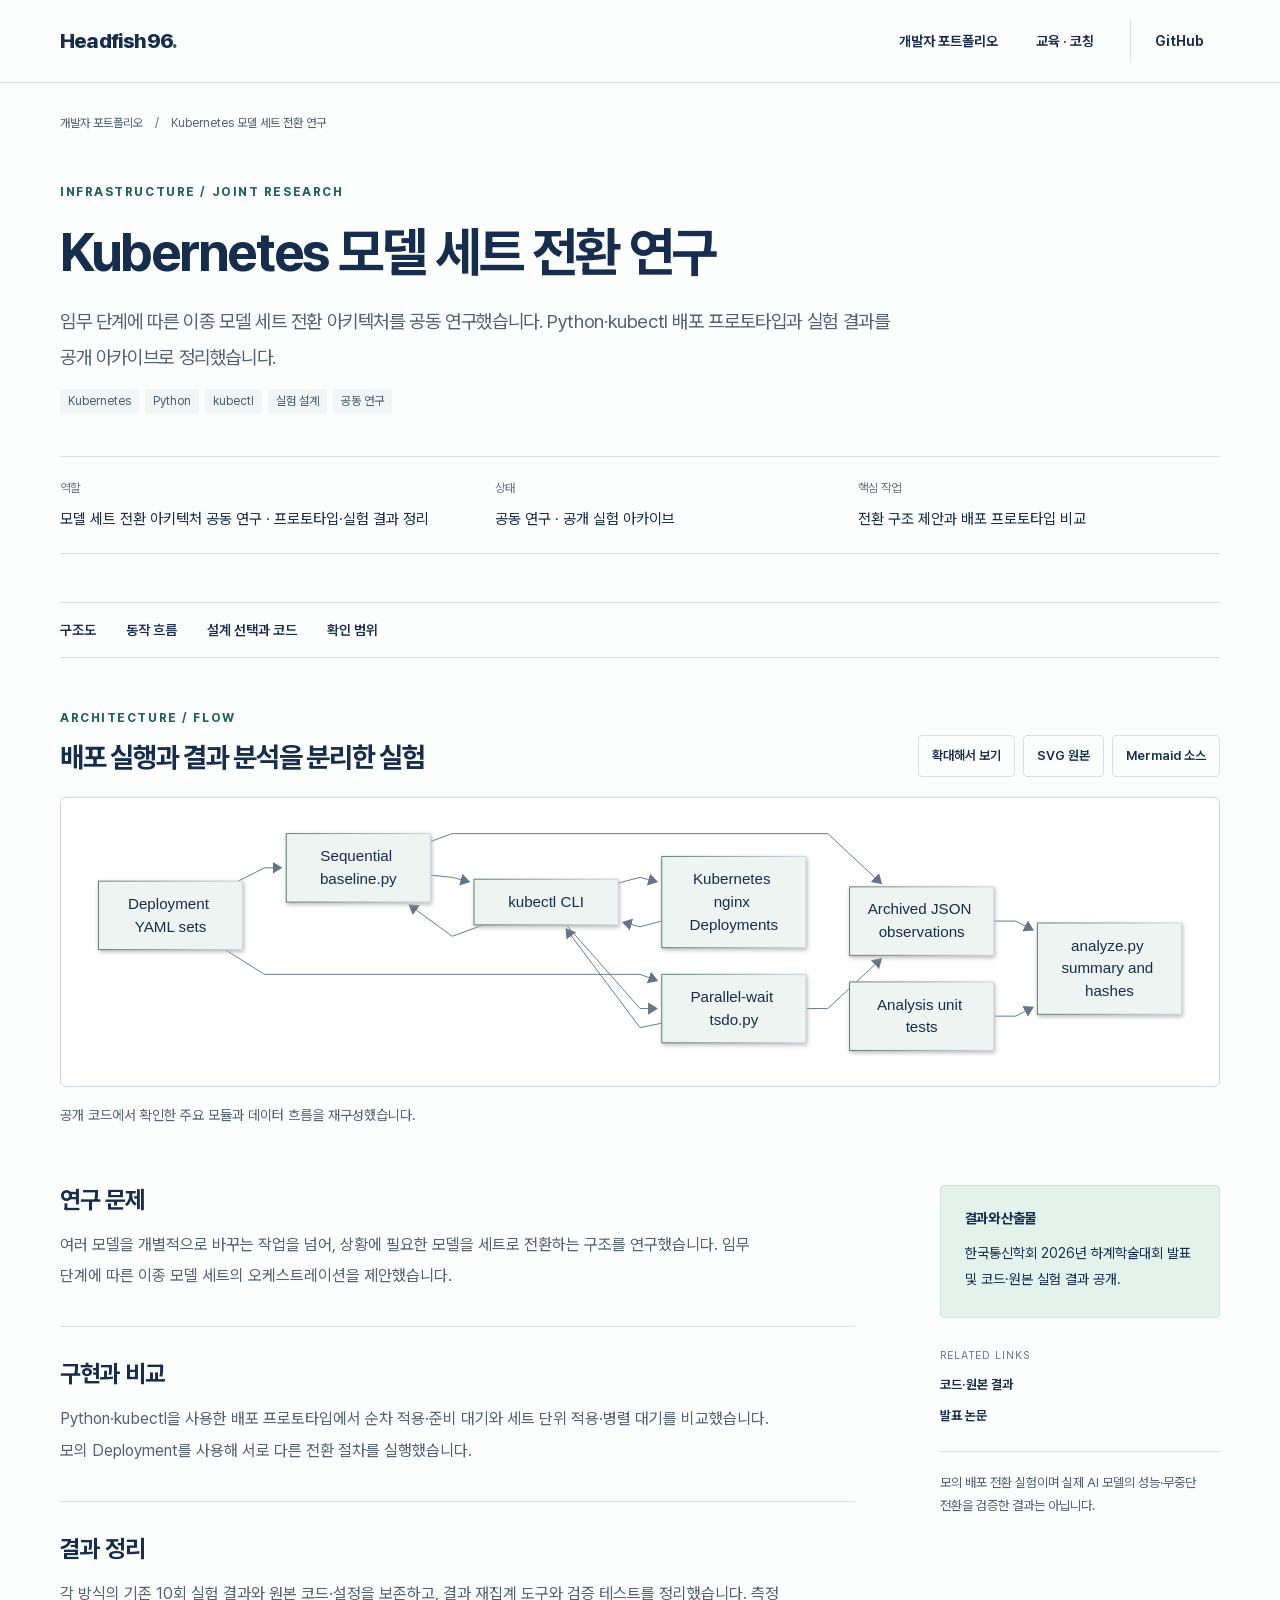
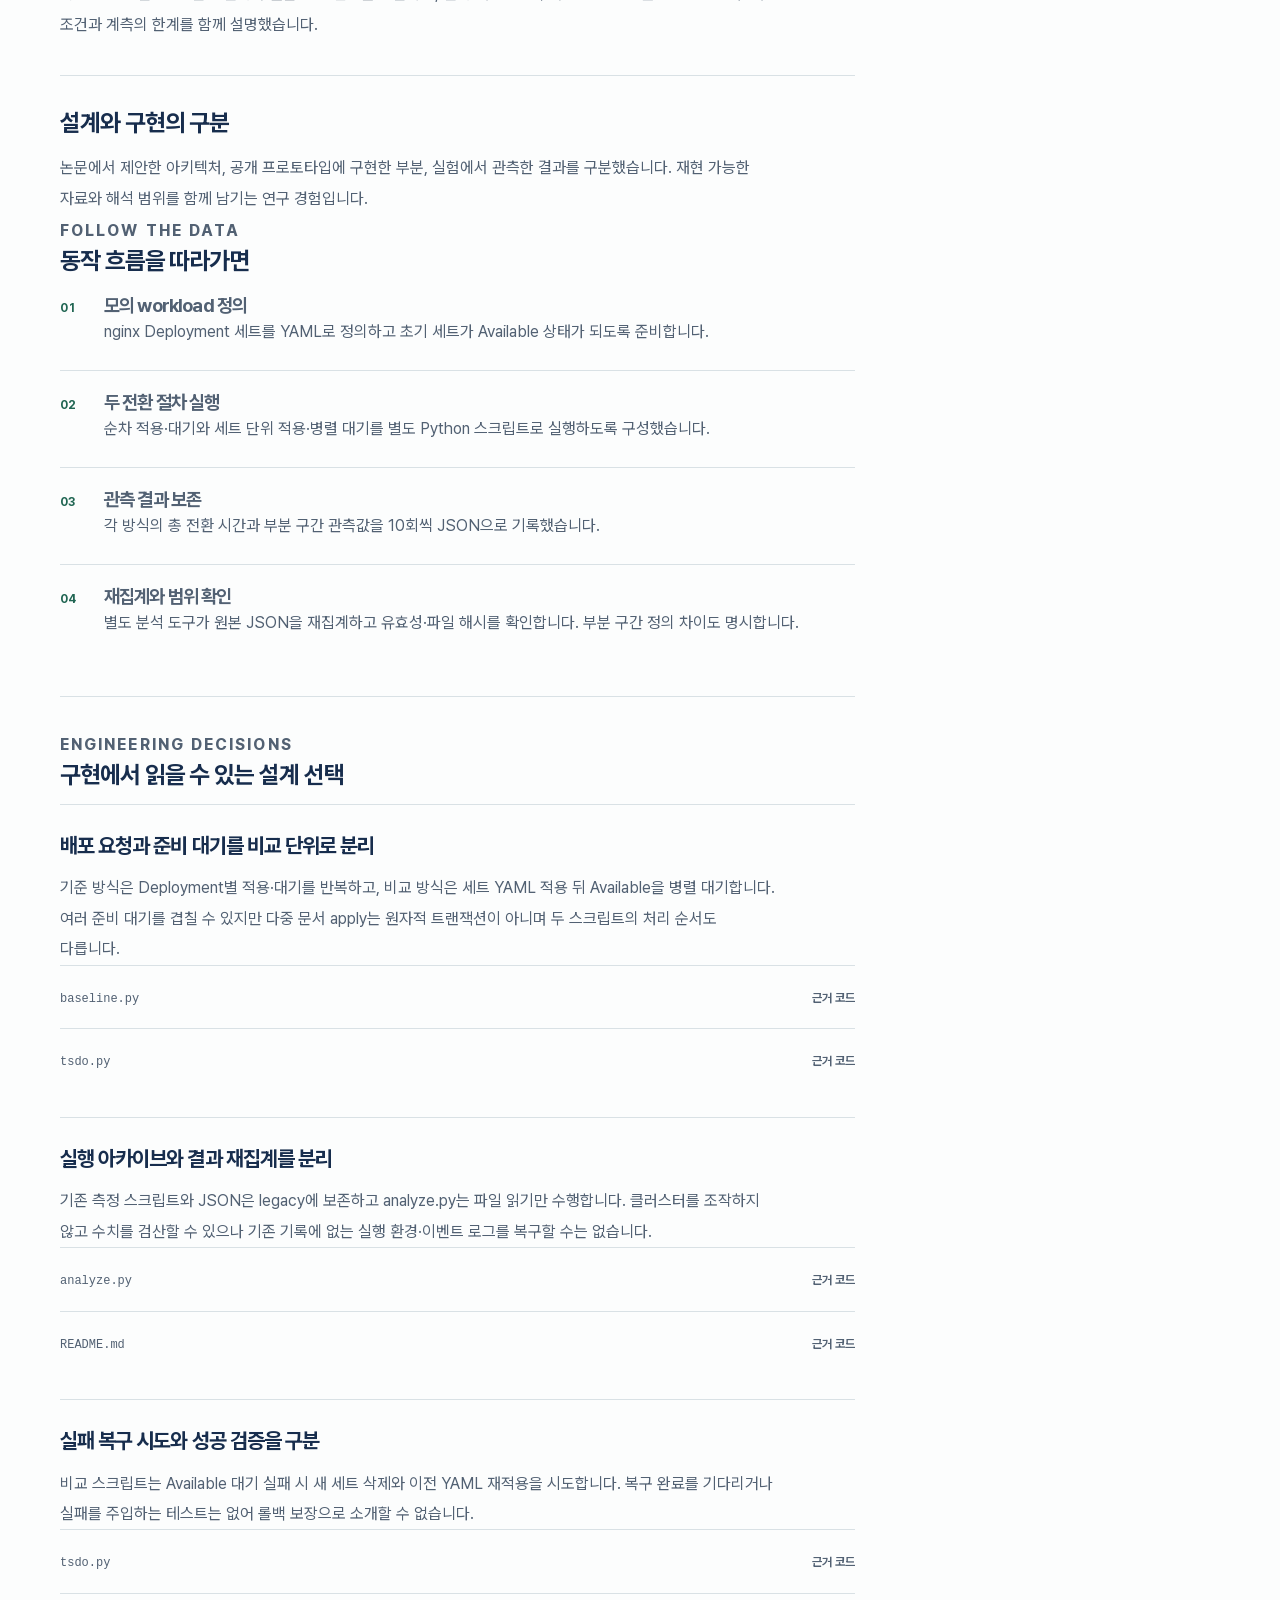
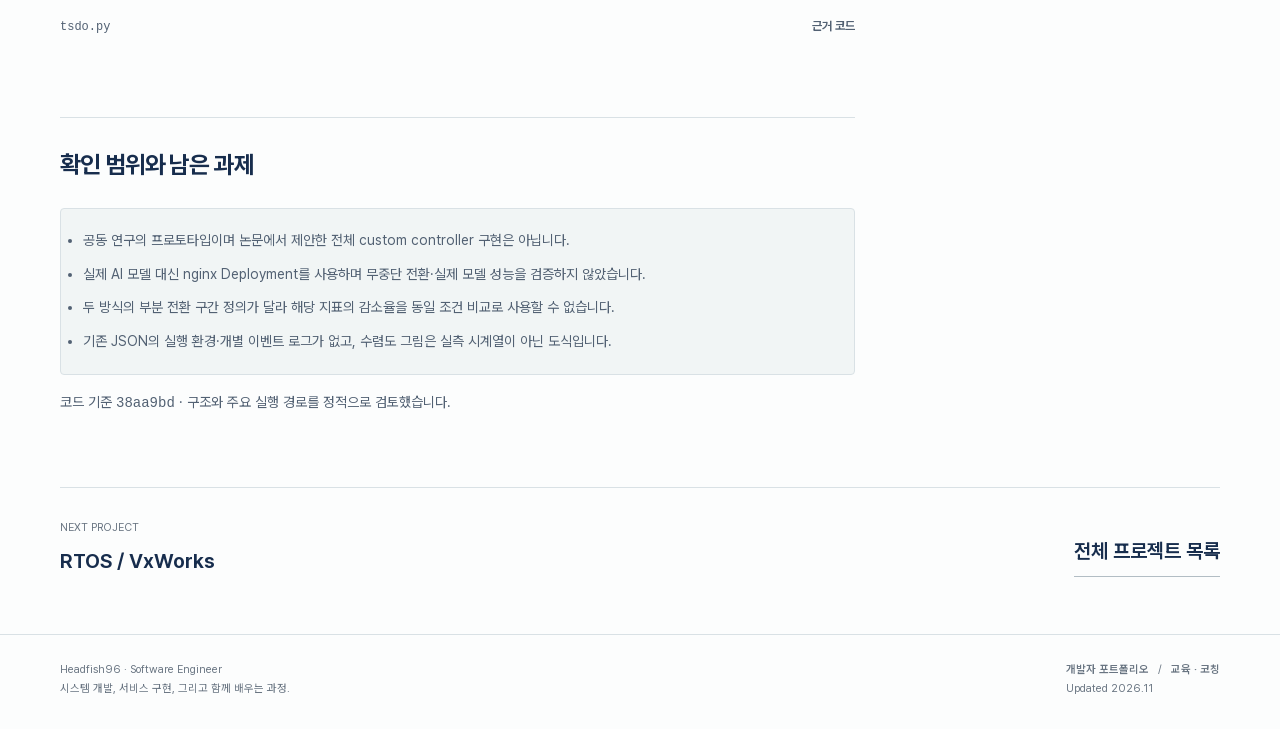
<file: docs/projects/model-transition.html>
<!doctype html>
<html lang="ko"><head><meta charset="utf-8"><meta name="viewport" content="width=device-width,initial-scale=1">
<title>Kubernetes 모델 세트 전환 연구 · Headfish96</title><meta name="description" content="전환 구조 제안과 배포 프로토타입 비교">
<meta name="theme-color" content="#172d4d"><link rel="canonical" href="https://headfish96.github.io/Headfish96/projects/model-transition.html">
<meta property="og:title" content="Kubernetes 모델 세트 전환 연구 · Headfish96"><meta property="og:description" content="전환 구조 제안과 배포 프로토타입 비교"><meta property="og:type" content="website"><meta property="og:url" content="https://headfish96.github.io/Headfish96/projects/model-transition.html">
<link rel="icon" href="../assets/favicon.svg" type="image/svg+xml"><link rel="preload" href="../assets/PretendardVariable.woff2" as="font" type="font/woff2" crossorigin>
<link rel="stylesheet" href="../portfolio.css"><script src="../portfolio.js" defer></script></head>
<body data-page="case"><a class="skip" href="#main">본문으로 이동</a>
<header class="site-header"><div class="wrap header-inner"><a class="brand" href="../developer.html">Headfish96<span class="brand-dot">.</span></a><nav class="main-nav" aria-label="포트폴리오 선택">
<a href="../developer.html" >개발자 포트폴리오</a>
<a href="../index.html" >교육 · 코칭</a>
<a class="external" href="https://github.com/Headfish96">GitHub </a></nav></div></header><main id="main"><div class="wrap"><nav class="bread" aria-label="현재 위치"><a href="../developer.html">개발자 포트폴리오</a><span aria-hidden="true">/</span><span>Kubernetes 모델 세트 전환 연구</span></nav><header class="case-hero"><p class="eyebrow">Infrastructure / Joint Research</p><h1>Kubernetes 모델 세트 전환 연구</h1><p class="lead">임무 단계에 따른 이종 모델 세트 전환 아키텍처를 공동 연구했습니다. Python·kubectl 배포 프로토타입과 실험 결과를 공개 아카이브로 정리했습니다.</p><ul class="tags" aria-label="사용 기술"><li>Kubernetes</li><li>Python</li><li>kubectl</li><li>실험 설계</li><li>공동 연구</li></ul></header><dl class="case-meta"><div><dt>역할</dt><dd>모델 세트 전환 아키텍처 공동 연구 · 프로토타입·실험 결과 정리</dd></div><div><dt>상태</dt><dd>공동 연구 · 공개 실험 아카이브</dd></div><div><dt>핵심 작업</dt><dd>전환 구조 제안과 배포 프로토타입 비교</dd></div></dl><nav class="case-nav" aria-label="프로젝트 목차"><a href="#architecture">구조도</a><a href="#flow">동작 흐름</a><a href="#decisions">설계 선택과 코드</a><a href="#review">확인 범위</a></nav><section class="architecture-section" id="architecture" aria-labelledby="architecture-title">
      <div class="architecture-heading"><div><p class="eyebrow">Architecture / Flow</p><h2 id="architecture-title">배포 실행과 결과 분석을 분리한 실험</h2></div>
      <div class="diagram-toolbar"><button type="button" data-diagram="../assets/architecture/model-transition.svg" data-diagram-title="배포 실행과 결과 분석을 분리한 실험">확대해서 보기</button><a href="../assets/architecture/model-transition.svg" target="_blank" rel="noopener">SVG 원본</a><a href="../assets/architecture/model-transition.mmd" download>Mermaid 소스</a></div></div>
      <figure><div class="diagram-surface"><img src="../assets/architecture/model-transition.svg" alt="두 Python 절차가 kubectl로 nginx Deployment를 전환하고, JSON 관측 결과를 별도 도구가 재집계합니다." loading="eager"></div>
      <figcaption class="architecture-caption">공개 코드에서 확인한 주요 모듈과 데이터 흐름을 재구성했습니다.</figcaption></figure></section><div class="case-content"><div><section class="case-section"><h2>연구 문제</h2><p>여러 모델을 개별적으로 바꾸는 작업을 넘어, 상황에 필요한 모델을 세트로 전환하는 구조를 연구했습니다. 임무 단계에 따른 이종 모델 세트의 오케스트레이션을 제안했습니다.</p></section><section class="case-section"><h2>구현과 비교</h2><p>Python·kubectl을 사용한 배포 프로토타입에서 순차 적용·준비 대기와 세트 단위 적용·병렬 대기를 비교했습니다. 모의 Deployment를 사용해 서로 다른 전환 절차를 실행했습니다.</p></section><section class="case-section"><h2>결과 정리</h2><p>각 방식의 기존 10회 실험 결과와 원본 코드·설정을 보존하고, 결과 재집계 도구와 검증 테스트를 정리했습니다. 측정 조건과 계측의 한계를 함께 설명했습니다.</p></section><section class="case-section"><h2>설계와 구현의 구분</h2><p>논문에서 제안한 아키텍처, 공개 프로토타입에 구현한 부분, 실험에서 관측한 결과를 구분했습니다. 재현 가능한 자료와 해석 범위를 함께 남기는 연구 경험입니다.</p></section><div class="technical-analysis"><section class="case-section" id="flow"><p class="eyebrow">Follow the data</p><h2>동작 흐름을 따라가면</h2><ol class="flow-list"><li><h3>모의 workload 정의</h3><p>nginx Deployment 세트를 YAML로 정의하고 초기 세트가 Available 상태가 되도록 준비합니다.</p></li><li><h3>두 전환 절차 실행</h3><p>순차 적용·대기와 세트 단위 적용·병렬 대기를 별도 Python 스크립트로 실행하도록 구성했습니다.</p></li><li><h3>관측 결과 보존</h3><p>각 방식의 총 전환 시간과 부분 구간 관측값을 10회씩 JSON으로 기록했습니다.</p></li><li><h3>재집계와 범위 확인</h3><p>별도 분석 도구가 원본 JSON을 재집계하고 유효성·파일 해시를 확인합니다. 부분 구간 정의 차이도 명시합니다.</p></li></ol></section><section class="case-section" id="decisions"><p class="eyebrow">Engineering decisions</p><h2>구현에서 읽을 수 있는 설계 선택</h2><div class="decision-list"><article class="decision-item"><h3>배포 요청과 준비 대기를 비교 단위로 분리</h3><p>기준 방식은 Deployment별 적용·대기를 반복하고, 비교 방식은 세트 YAML 적용 뒤 Available을 병렬 대기합니다. 여러 준비 대기를 겹칠 수 있지만 다중 문서 apply는 원자적 트랜잭션이 아니며 두 스크립트의 처리 순서도 다릅니다.</p><ul class="source-list"><li><a href="https://github.com/Headfish96/tsdo-simulation/blob/38aa9bd127030538a274e24978b20a30500d0613/legacy/scripts/baseline.py#L163-L188" target="_blank" rel="noopener"><code>baseline.py</code><span>근거 코드</span></a></li><li><a href="https://github.com/Headfish96/tsdo-simulation/blob/38aa9bd127030538a274e24978b20a30500d0613/legacy/scripts/tsdo.py#L46-L65" target="_blank" rel="noopener"><code>tsdo.py</code><span>근거 코드</span></a></li></ul></article><article class="decision-item"><h3>실행 아카이브와 결과 재집계를 분리</h3><p>기존 측정 스크립트와 JSON은 legacy에 보존하고 analyze.py는 파일 읽기만 수행합니다. 클러스터를 조작하지 않고 수치를 검산할 수 있으나 기존 기록에 없는 실행 환경·이벤트 로그를 복구할 수는 없습니다.</p><ul class="source-list"><li><a href="https://github.com/Headfish96/tsdo-simulation/blob/38aa9bd127030538a274e24978b20a30500d0613/tools/analyze.py#L32-L47" target="_blank" rel="noopener"><code>analyze.py</code><span>근거 코드</span></a></li><li><a href="https://github.com/Headfish96/tsdo-simulation/blob/38aa9bd127030538a274e24978b20a30500d0613/README.md#L29-L41" target="_blank" rel="noopener"><code>README.md</code><span>근거 코드</span></a></li></ul></article><article class="decision-item"><h3>실패 복구 시도와 성공 검증을 구분</h3><p>비교 스크립트는 Available 대기 실패 시 새 세트 삭제와 이전 YAML 재적용을 시도합니다. 복구 완료를 기다리거나 실패를 주입하는 테스트는 없어 롤백 보장으로 소개할 수 없습니다.</p><ul class="source-list"><li><a href="https://github.com/Headfish96/tsdo-simulation/blob/38aa9bd127030538a274e24978b20a30500d0613/legacy/scripts/tsdo.py#L68-L72" target="_blank" rel="noopener"><code>tsdo.py</code><span>근거 코드</span></a></li><li><a href="https://github.com/Headfish96/tsdo-simulation/blob/38aa9bd127030538a274e24978b20a30500d0613/legacy/scripts/tsdo.py#L120-L134" target="_blank" rel="noopener"><code>tsdo.py</code><span>근거 코드</span></a></li></ul></article></div></section><section class="case-section" id="review"><h2>확인 범위와 남은 과제</h2><ul class="review-note"><li>공동 연구의 프로토타입이며 논문에서 제안한 전체 custom controller 구현은 아닙니다.</li><li>실제 AI 모델 대신 nginx Deployment를 사용하며 무중단 전환·실제 모델 성능을 검증하지 않았습니다.</li><li>두 방식의 부분 전환 구간 정의가 달라 해당 지표의 감소율을 동일 조건 비교로 사용할 수 없습니다.</li><li>기존 JSON의 실행 환경·개별 이벤트 로그가 없고, 수렴도 그림은 실측 시계열이 아닌 도식입니다.</li></ul><p class="source-version">코드 기준 <a href="https://github.com/Headfish96/tsdo-simulation/tree/38aa9bd127030538a274e24978b20a30500d0613"><code>38aa9bd</code></a> · 구조와 주요 실행 경로를 정적으로 검토했습니다.</p></section></div></div><aside class="case-aside"><div class="case-outcome"><h2>결과와 산출물</h2><p>한국통신학회 2026년 하계학술대회 발표 및 코드·원본 실험 결과 공개.</p></div><p class="aside-label">RELATED LINKS</p><div class="case-links"><a href="https://github.com/Headfish96/tsdo-simulation">코드·원본 결과 </a><a href="https://d2j16w31g89z0j.cloudfront.net/site/2026s/abs/0721-ZUPVY.pdf">발표 논문 </a></div><p class="scope">모의 배포 전환 실험이며 실제 AI 모델의 성능·무중단 전환을 검증한 결과는 아닙니다.</p></aside></div><nav class="case-next" aria-label="다른 프로젝트"><div><p>NEXT PROJECT</p><a href="rtos.html">RTOS / VxWorks </a></div><a class="text-link" href="../developer.html#archive">전체 프로젝트 목록</a></nav></div></main><dialog class="diagram-dialog" aria-labelledby="diagram-dialog-title"><div class="dialog-header"><h2 class="dialog-title" id="diagram-dialog-title">아키텍처 확대</h2><button class="close" type="button" data-close-diagram aria-label="구조도 확대 닫기">닫기</button></div><p class="dialog-help">넓은 그림은 좌우로 스크롤해 확인할 수 있습니다.</p><div class="dialog-canvas"><img alt=""></div></dialog><footer class="site-footer"><div class="wrap footer-inner"><p>Headfish96 · Software Engineer<br>시스템 개발, 서비스 구현, 그리고 함께 배우는 과정.</p><p><a href="../developer.html">개발자 포트폴리오</a> &nbsp; / &nbsp; <a href="../index.html">교육 · 코칭</a><br>Updated 2026.11</p></div></footer></body></html>
</file>
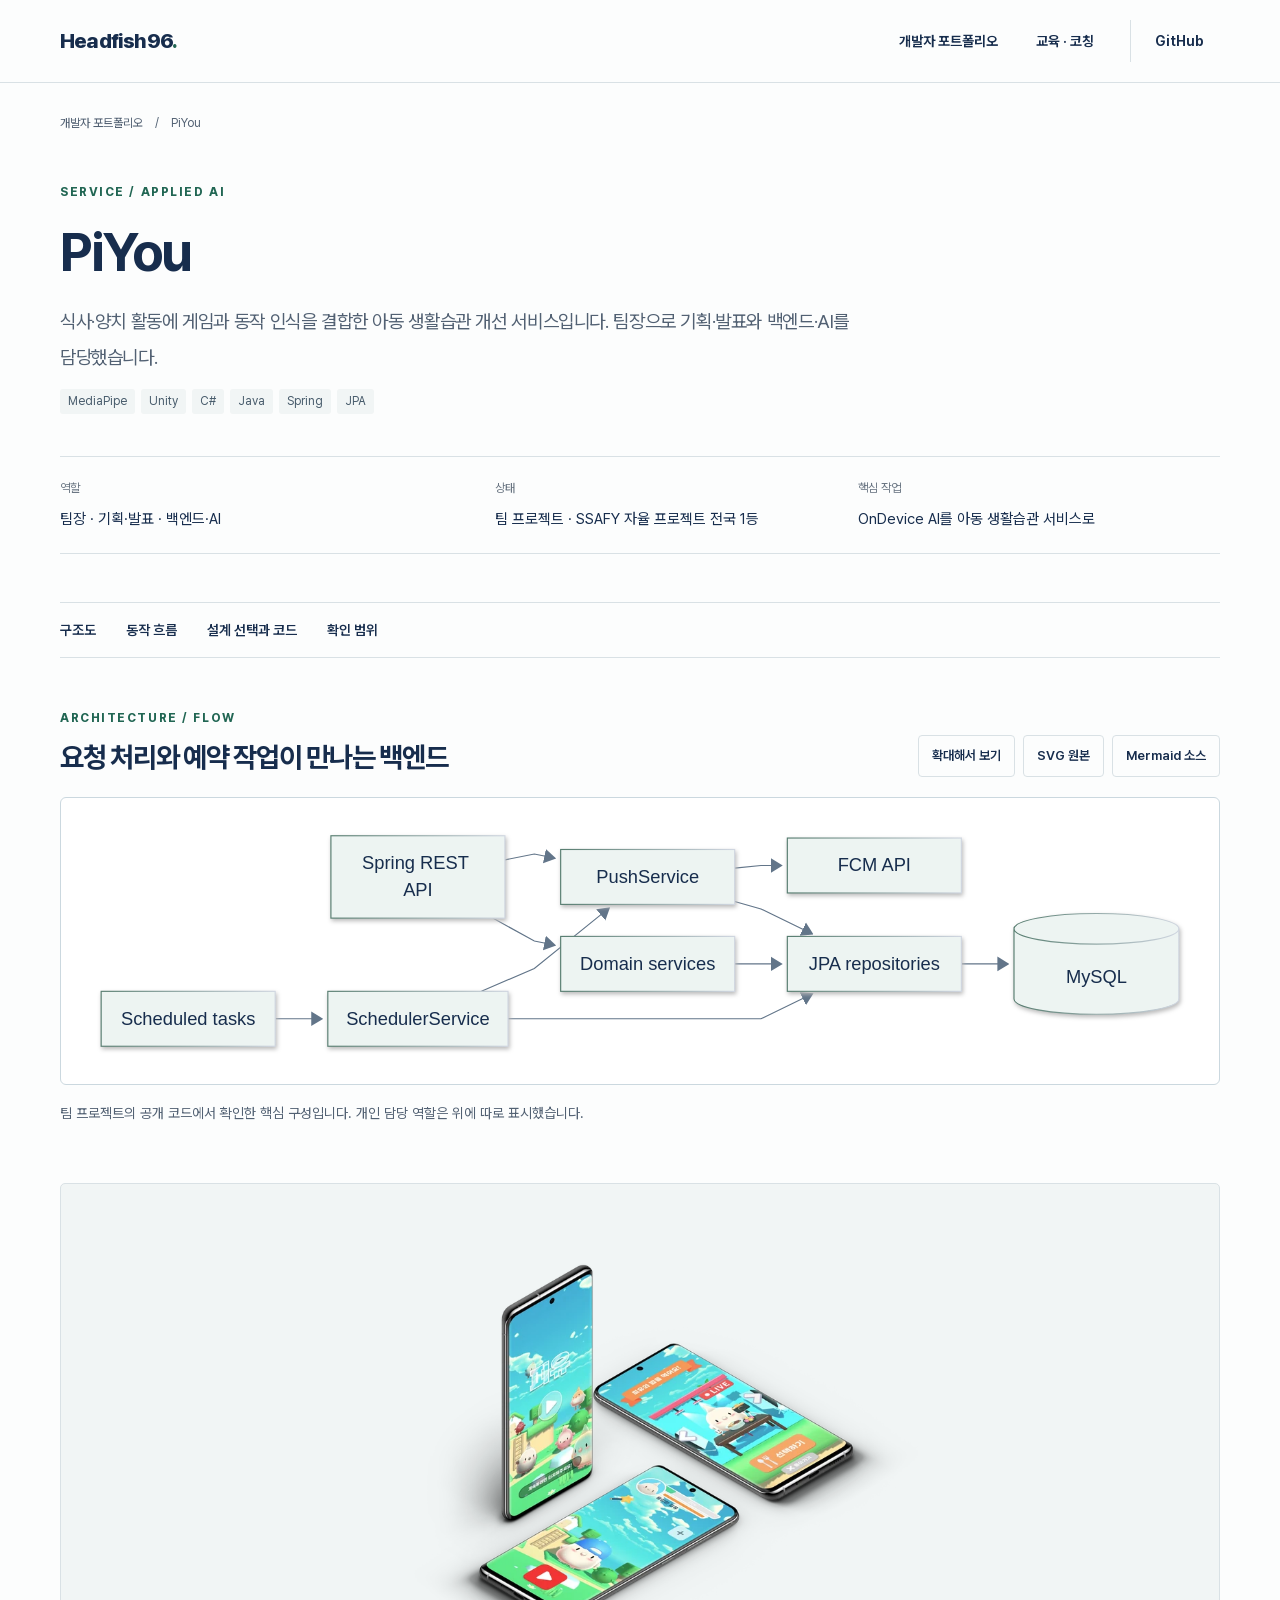
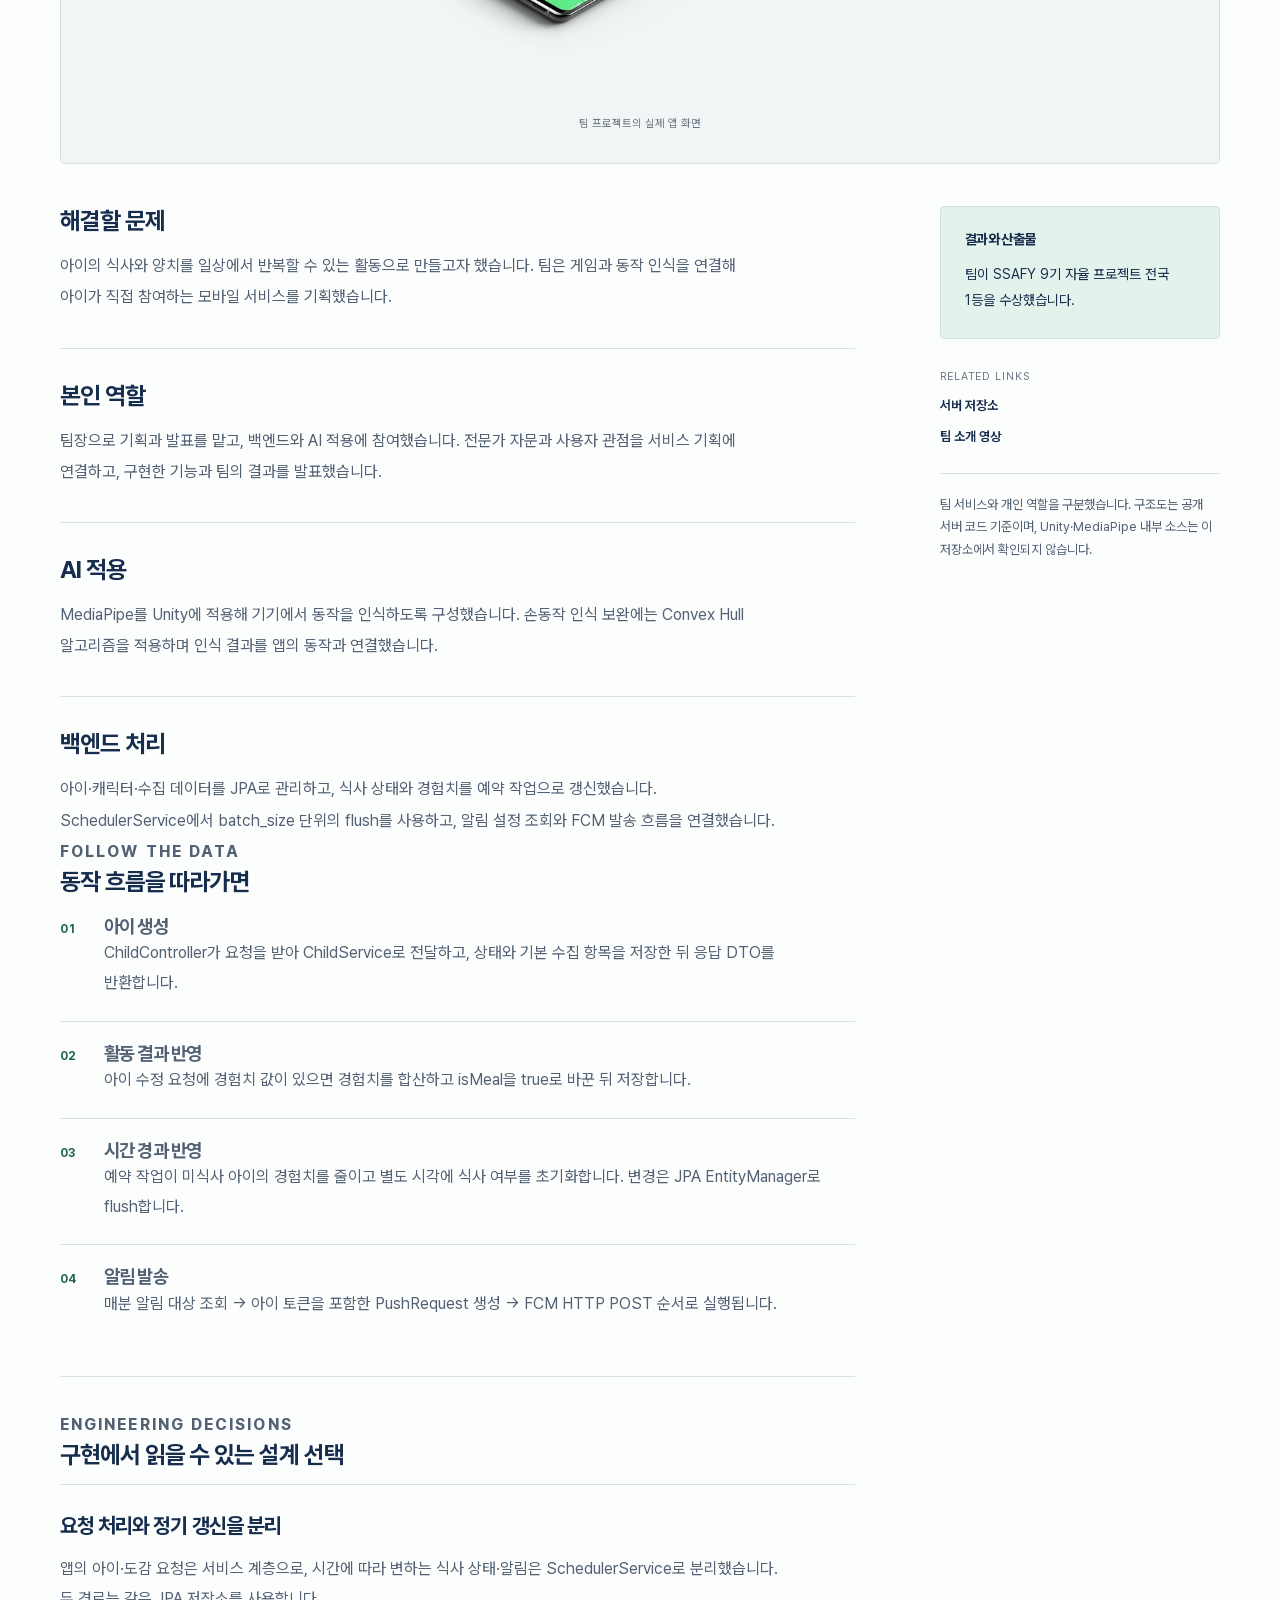
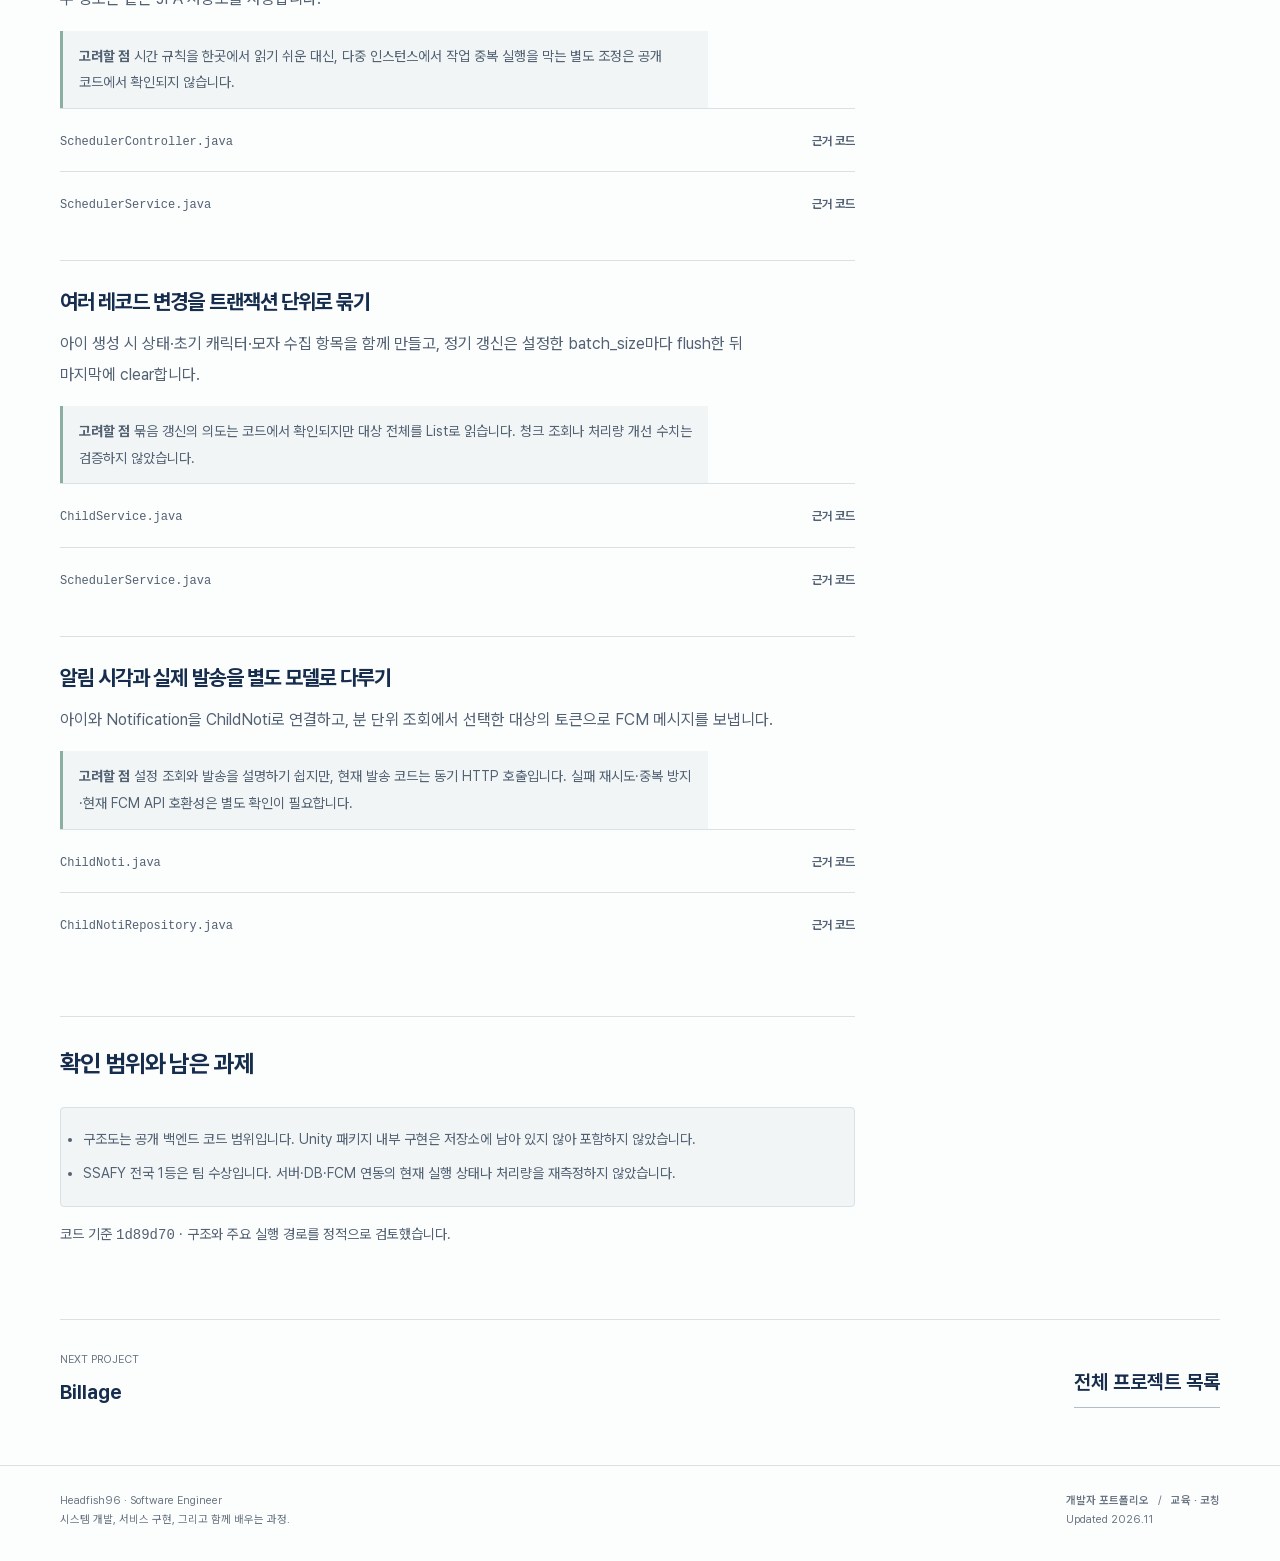
<file: docs/projects/piyou.html>
<!doctype html>
<html lang="ko"><head><meta charset="utf-8"><meta name="viewport" content="width=device-width,initial-scale=1">
<title>PiYou · Headfish96</title><meta name="description" content="OnDevice AI를 아동 생활습관 서비스로">
<meta name="theme-color" content="#172d4d"><link rel="canonical" href="https://headfish96.github.io/Headfish96/projects/piyou.html">
<meta property="og:title" content="PiYou · Headfish96"><meta property="og:description" content="OnDevice AI를 아동 생활습관 서비스로"><meta property="og:type" content="website"><meta property="og:url" content="https://headfish96.github.io/Headfish96/projects/piyou.html">
<link rel="icon" href="../assets/favicon.svg" type="image/svg+xml"><link rel="preload" href="../assets/PretendardVariable.woff2" as="font" type="font/woff2" crossorigin>
<link rel="stylesheet" href="../portfolio.css"><script src="../portfolio.js" defer></script></head>
<body data-page="case"><a class="skip" href="#main">본문으로 이동</a>
<header class="site-header"><div class="wrap header-inner"><a class="brand" href="../developer.html">Headfish96<span class="brand-dot">.</span></a><nav class="main-nav" aria-label="포트폴리오 선택">
<a href="../developer.html" >개발자 포트폴리오</a>
<a href="../index.html" >교육 · 코칭</a>
<a class="external" href="https://github.com/Headfish96">GitHub </a></nav></div></header><main id="main"><div class="wrap"><nav class="bread" aria-label="현재 위치"><a href="../developer.html">개발자 포트폴리오</a><span aria-hidden="true">/</span><span>PiYou</span></nav><header class="case-hero"><p class="eyebrow">Service / Applied AI</p><h1>PiYou</h1><p class="lead">식사·양치 활동에 게임과 동작 인식을 결합한 아동 생활습관 개선 서비스입니다. 팀장으로 기획·발표와 백엔드·AI를 담당했습니다.</p><ul class="tags" aria-label="사용 기술"><li>MediaPipe</li><li>Unity</li><li>C#</li><li>Java</li><li>Spring</li><li>JPA</li></ul></header><dl class="case-meta"><div><dt>역할</dt><dd>팀장 · 기획·발표 · 백엔드·AI</dd></div><div><dt>상태</dt><dd>팀 프로젝트 · SSAFY 자율 프로젝트 전국 1등</dd></div><div><dt>핵심 작업</dt><dd>OnDevice AI를 아동 생활습관 서비스로</dd></div></dl><nav class="case-nav" aria-label="프로젝트 목차"><a href="#architecture">구조도</a><a href="#flow">동작 흐름</a><a href="#decisions">설계 선택과 코드</a><a href="#review">확인 범위</a></nav><section class="architecture-section" id="architecture" aria-labelledby="architecture-title">
      <div class="architecture-heading"><div><p class="eyebrow">Architecture / Flow</p><h2 id="architecture-title">요청 처리와 예약 작업이 만나는 백엔드</h2></div>
      <div class="diagram-toolbar"><button type="button" data-diagram="../assets/architecture/piyou.svg" data-diagram-title="요청 처리와 예약 작업이 만나는 백엔드">확대해서 보기</button><a href="../assets/architecture/piyou.svg" target="_blank" rel="noopener">SVG 원본</a><a href="../assets/architecture/piyou.mmd" download>Mermaid 소스</a></div></div>
      <figure><div class="diagram-surface"><img src="../assets/architecture/piyou.svg" alt="Spring API와 예약 작업이 도메인 서비스·JPA 저장소를 공유하고 FCM으로 알림을 보냅니다." loading="eager"></div>
      <figcaption class="architecture-caption">팀 프로젝트의 공개 코드에서 확인한 핵심 구성입니다. 개인 담당 역할은 위에 따로 표시했습니다.</figcaption></figure></section><figure class="case-figure"><img src="../assets/piyou.webp" alt="PiYou의 실제 모바일 앱 화면"><figcaption>팀 프로젝트의 실제 앱 화면</figcaption></figure><div class="case-content"><div><section class="case-section"><h2>해결할 문제</h2><p>아이의 식사와 양치를 일상에서 반복할 수 있는 활동으로 만들고자 했습니다. 팀은 게임과 동작 인식을 연결해 아이가 직접 참여하는 모바일 서비스를 기획했습니다.</p></section><section class="case-section"><h2>본인 역할</h2><p>팀장으로 기획과 발표를 맡고, 백엔드와 AI 적용에 참여했습니다. 전문가 자문과 사용자 관점을 서비스 기획에 연결하고, 구현한 기능과 팀의 결과를 발표했습니다.</p></section><section class="case-section"><h2>AI 적용</h2><p>MediaPipe를 Unity에 적용해 기기에서 동작을 인식하도록 구성했습니다. 손동작 인식 보완에는 Convex Hull 알고리즘을 적용하며 인식 결과를 앱의 동작과 연결했습니다.</p></section><section class="case-section"><h2>백엔드 처리</h2><p>아이·캐릭터·수집 데이터를 JPA로 관리하고, 식사 상태와 경험치를 예약 작업으로 갱신했습니다. SchedulerService에서 batch_size 단위의 flush를 사용하고, 알림 설정 조회와 FCM 발송 흐름을 연결했습니다.</p></section><div class="technical-analysis"><section class="case-section" id="flow"><p class="eyebrow">Follow the data</p><h2>동작 흐름을 따라가면</h2><ol class="flow-list"><li><h3>아이 생성</h3><p>ChildController가 요청을 받아 ChildService로 전달하고, 상태와 기본 수집 항목을 저장한 뒤 응답 DTO를 반환합니다.</p></li><li><h3>활동 결과 반영</h3><p>아이 수정 요청에 경험치 값이 있으면 경험치를 합산하고 isMeal을 true로 바꾼 뒤 저장합니다.</p></li><li><h3>시간 경과 반영</h3><p>예약 작업이 미식사 아이의 경험치를 줄이고 별도 시각에 식사 여부를 초기화합니다. 변경은 JPA EntityManager로 flush합니다.</p></li><li><h3>알림 발송</h3><p>매분 알림 대상 조회 → 아이 토큰을 포함한 PushRequest 생성 → FCM HTTP POST 순서로 실행됩니다.</p></li></ol></section><section class="case-section" id="decisions"><p class="eyebrow">Engineering decisions</p><h2>구현에서 읽을 수 있는 설계 선택</h2><div class="decision-list"><article class="decision-item"><h3>요청 처리와 정기 갱신을 분리</h3><p>앱의 아이·도감 요청은 서비스 계층으로, 시간에 따라 변하는 식사 상태·알림은 SchedulerService로 분리했습니다. 두 경로는 같은 JPA 저장소를 사용합니다.</p><p class="tradeoff"><strong>고려할 점</strong> 시간 규칙을 한곳에서 읽기 쉬운 대신, 다중 인스턴스에서 작업 중복 실행을 막는 별도 조정은 공개 코드에서 확인되지 않습니다.</p><ul class="source-list"><li><a href="https://github.com/Headfish96/PiYou/blob/1d89d7054d8c1999254e46023baa75f32747c003/backend/spring-server/src/main/java/com/b106_402jeoung/PIYOU/controller/SchedulerController.java#L15-L30" target="_blank" rel="noopener"><code>SchedulerController.java</code><span>근거 코드</span></a></li><li><a href="https://github.com/Headfish96/PiYou/blob/1d89d7054d8c1999254e46023baa75f32747c003/backend/spring-server/src/main/java/com/b106_402jeoung/PIYOU/service/SchedulerService.java#L19-L57" target="_blank" rel="noopener"><code>SchedulerService.java</code><span>근거 코드</span></a></li></ul></article><article class="decision-item"><h3>여러 레코드 변경을 트랜잭션 단위로 묶기</h3><p>아이 생성 시 상태·초기 캐릭터·모자 수집 항목을 함께 만들고, 정기 갱신은 설정한 batch_size마다 flush한 뒤 마지막에 clear합니다.</p><p class="tradeoff"><strong>고려할 점</strong> 묶음 갱신의 의도는 코드에서 확인되지만 대상 전체를 List로 읽습니다. 청크 조회나 처리량 개선 수치는 검증하지 않았습니다.</p><ul class="source-list"><li><a href="https://github.com/Headfish96/PiYou/blob/1d89d7054d8c1999254e46023baa75f32747c003/backend/spring-server/src/main/java/com/b106_402jeoung/PIYOU/service/ChildService.java#L25-L51" target="_blank" rel="noopener"><code>ChildService.java</code><span>근거 코드</span></a></li><li><a href="https://github.com/Headfish96/PiYou/blob/1d89d7054d8c1999254e46023baa75f32747c003/backend/spring-server/src/main/java/com/b106_402jeoung/PIYOU/service/SchedulerService.java#L25-L57" target="_blank" rel="noopener"><code>SchedulerService.java</code><span>근거 코드</span></a></li></ul></article><article class="decision-item"><h3>알림 시각과 실제 발송을 별도 모델로 다루기</h3><p>아이와 Notification을 ChildNoti로 연결하고, 분 단위 조회에서 선택한 대상의 토큰으로 FCM 메시지를 보냅니다.</p><p class="tradeoff"><strong>고려할 점</strong> 설정 조회와 발송을 설명하기 쉽지만, 현재 발송 코드는 동기 HTTP 호출입니다. 실패 재시도·중복 방지·현재 FCM API 호환성은 별도 확인이 필요합니다.</p><ul class="source-list"><li><a href="https://github.com/Headfish96/PiYou/blob/1d89d7054d8c1999254e46023baa75f32747c003/backend/spring-server/src/main/java/com/b106_402jeoung/PIYOU/entity/ChildNoti.java#L15-L27" target="_blank" rel="noopener"><code>ChildNoti.java</code><span>근거 코드</span></a></li><li><a href="https://github.com/Headfish96/PiYou/blob/1d89d7054d8c1999254e46023baa75f32747c003/backend/spring-server/src/main/java/com/b106_402jeoung/PIYOU/repository/ChildNotiRepository.java#L15-L17" target="_blank" rel="noopener"><code>ChildNotiRepository.java</code><span>근거 코드</span></a></li></ul></article></div></section><section class="case-section" id="review"><h2>확인 범위와 남은 과제</h2><ul class="review-note"><li>구조도는 공개 백엔드 코드 범위입니다. Unity 패키지 내부 구현은 저장소에 남아 있지 않아 포함하지 않았습니다.</li><li>SSAFY 전국 1등은 팀 수상입니다. 서버·DB·FCM 연동의 현재 실행 상태나 처리량을 재측정하지 않았습니다.</li></ul><p class="source-version">코드 기준 <a href="https://github.com/Headfish96/PiYou/tree/1d89d7054d8c1999254e46023baa75f32747c003"><code>1d89d70</code></a> · 구조와 주요 실행 경로를 정적으로 검토했습니다.</p></section></div></div><aside class="case-aside"><div class="case-outcome"><h2>결과와 산출물</h2><p>팀이 SSAFY 9기 자율 프로젝트 전국 1등을 수상했습니다.</p></div><p class="aside-label">RELATED LINKS</p><div class="case-links"><a href="https://github.com/Headfish96/PiYou">서버 저장소 </a><a href="https://youtu.be/uulgX3FKP8o">팀 소개 영상 </a></div><p class="scope">팀 서비스와 개인 역할을 구분했습니다. 구조도는 공개 서버 코드 기준이며, Unity·MediaPipe 내부 소스는 이 저장소에서 확인되지 않습니다.</p></aside></div><nav class="case-next" aria-label="다른 프로젝트"><div><p>NEXT PROJECT</p><a href="billage.html">Billage </a></div><a class="text-link" href="../developer.html#archive">전체 프로젝트 목록</a></nav></div></main><dialog class="diagram-dialog" aria-labelledby="diagram-dialog-title"><div class="dialog-header"><h2 class="dialog-title" id="diagram-dialog-title">아키텍처 확대</h2><button class="close" type="button" data-close-diagram aria-label="구조도 확대 닫기">닫기</button></div><p class="dialog-help">넓은 그림은 좌우로 스크롤해 확인할 수 있습니다.</p><div class="dialog-canvas"><img alt=""></div></dialog><footer class="site-footer"><div class="wrap footer-inner"><p>Headfish96 · Software Engineer<br>시스템 개발, 서비스 구현, 그리고 함께 배우는 과정.</p><p><a href="../developer.html">개발자 포트폴리오</a> &nbsp; / &nbsp; <a href="../index.html">교육 · 코칭</a><br>Updated 2026.11</p></div></footer></body></html>
</file>
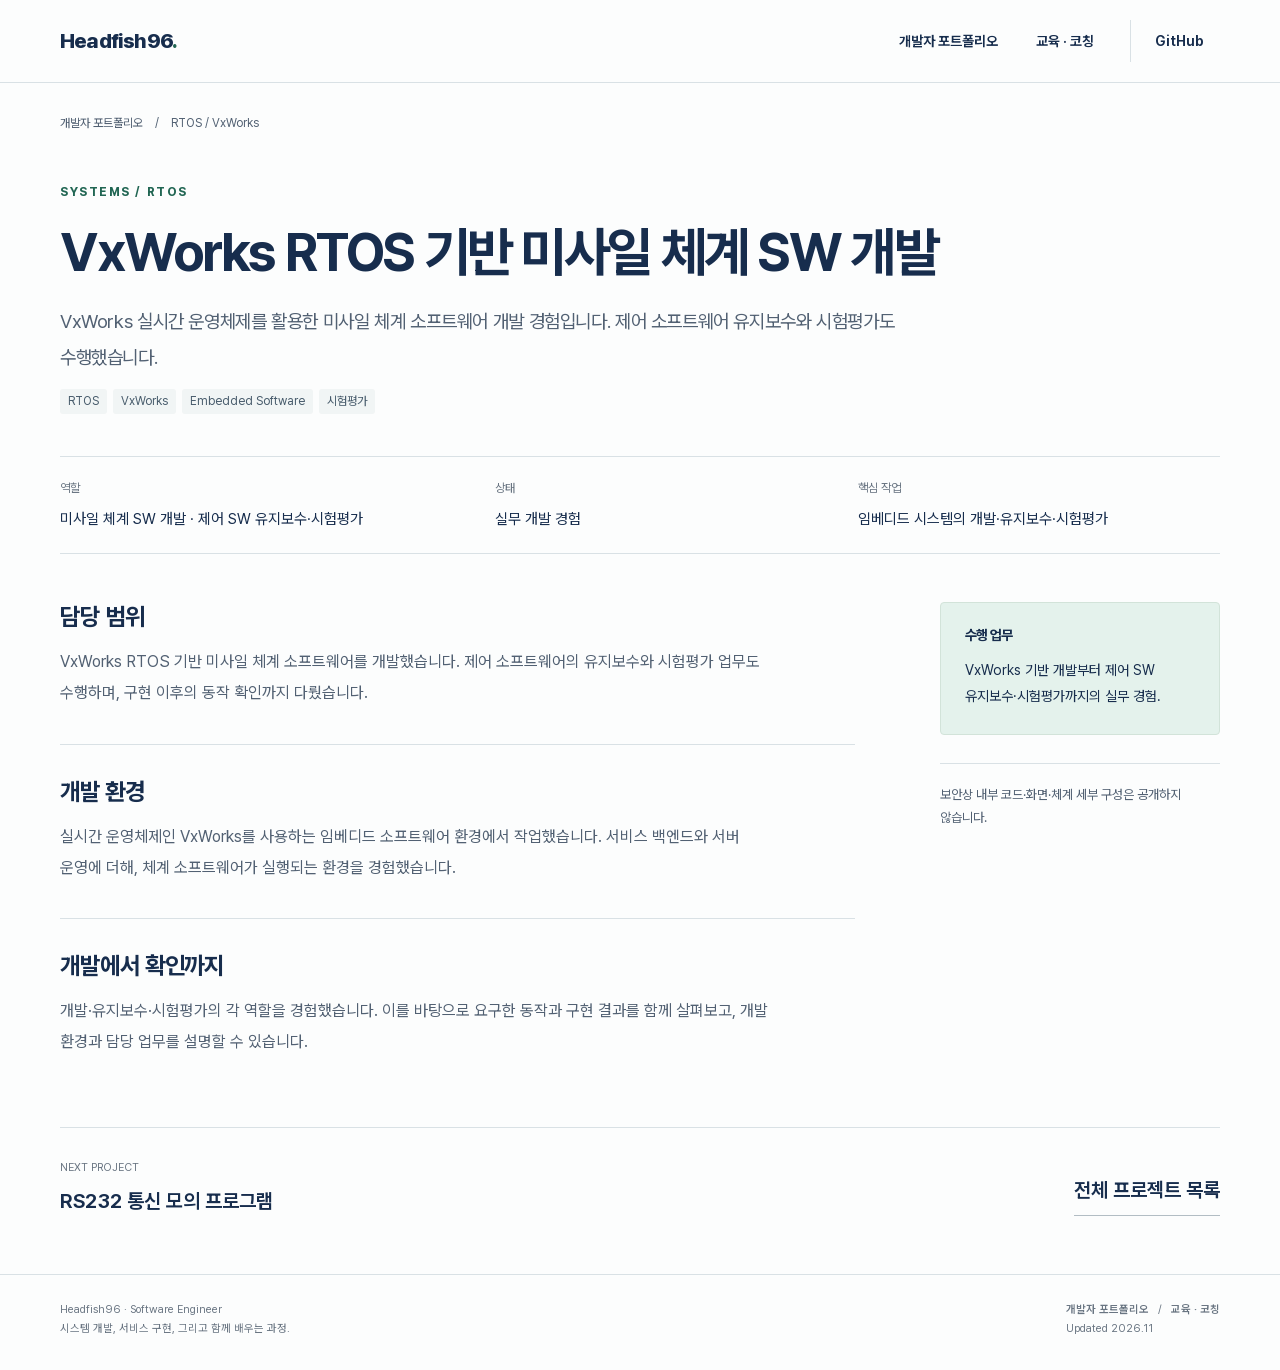
<file: docs/projects/rtos.html>
<!doctype html>
<html lang="ko"><head><meta charset="utf-8"><meta name="viewport" content="width=device-width,initial-scale=1">
<title>VxWorks RTOS 기반 미사일 체계 SW 개발 · Headfish96</title><meta name="description" content="임베디드 시스템의 개발·유지보수·시험평가">
<meta name="theme-color" content="#172d4d"><link rel="canonical" href="https://headfish96.github.io/Headfish96/projects/rtos.html">
<meta property="og:title" content="VxWorks RTOS 기반 미사일 체계 SW 개발 · Headfish96"><meta property="og:description" content="임베디드 시스템의 개발·유지보수·시험평가"><meta property="og:type" content="website"><meta property="og:url" content="https://headfish96.github.io/Headfish96/projects/rtos.html">
<link rel="icon" href="../assets/favicon.svg" type="image/svg+xml"><link rel="preload" href="../assets/PretendardVariable.woff2" as="font" type="font/woff2" crossorigin>
<link rel="stylesheet" href="../portfolio.css"><script src="../portfolio.js" defer></script></head>
<body data-page="case"><a class="skip" href="#main">본문으로 이동</a>
<header class="site-header"><div class="wrap header-inner"><a class="brand" href="../developer.html">Headfish96<span class="brand-dot">.</span></a><nav class="main-nav" aria-label="포트폴리오 선택">
<a href="../developer.html" >개발자 포트폴리오</a>
<a href="../index.html" >교육 · 코칭</a>
<a class="external" href="https://github.com/Headfish96">GitHub </a></nav></div></header><main id="main"><div class="wrap"><nav class="bread" aria-label="현재 위치"><a href="../developer.html">개발자 포트폴리오</a><span aria-hidden="true">/</span><span>RTOS / VxWorks</span></nav><header class="case-hero"><p class="eyebrow">Systems / RTOS</p><h1>VxWorks RTOS 기반 미사일 체계 SW 개발</h1><p class="lead">VxWorks 실시간 운영체제를 활용한 미사일 체계 소프트웨어 개발 경험입니다. 제어 소프트웨어 유지보수와 시험평가도 수행했습니다.</p><ul class="tags" aria-label="사용 기술"><li>RTOS</li><li>VxWorks</li><li>Embedded Software</li><li>시험평가</li></ul></header><dl class="case-meta"><div><dt>역할</dt><dd>미사일 체계 SW 개발 · 제어 SW 유지보수·시험평가</dd></div><div><dt>상태</dt><dd>실무 개발 경험</dd></div><div><dt>핵심 작업</dt><dd>임베디드 시스템의 개발·유지보수·시험평가</dd></div></dl><div class="case-content"><div><section class="case-section"><h2>담당 범위</h2><p>VxWorks RTOS 기반 미사일 체계 소프트웨어를 개발했습니다. 제어 소프트웨어의 유지보수와 시험평가 업무도 수행하며, 구현 이후의 동작 확인까지 다뤘습니다.</p></section><section class="case-section"><h2>개발 환경</h2><p>실시간 운영체제인 VxWorks를 사용하는 임베디드 소프트웨어 환경에서 작업했습니다. 서비스 백엔드와 서버 운영에 더해, 체계 소프트웨어가 실행되는 환경을 경험했습니다.</p></section><section class="case-section"><h2>개발에서 확인까지</h2><p>개발·유지보수·시험평가의 각 역할을 경험했습니다. 이를 바탕으로 요구한 동작과 구현 결과를 함께 살펴보고, 개발 환경과 담당 업무를 설명할 수 있습니다.</p></section></div><aside class="case-aside"><div class="case-outcome"><h2>수행 업무</h2><p>VxWorks 기반 개발부터 제어 SW 유지보수·시험평가까지의 실무 경험.</p></div><p class="scope">보안상 내부 코드·화면·체계 세부 구성은 공개하지 않습니다.</p></aside></div><nav class="case-next" aria-label="다른 프로젝트"><div><p>NEXT PROJECT</p><a href="serial-simulator.html">RS232 통신 모의 프로그램 </a></div><a class="text-link" href="../developer.html#archive">전체 프로젝트 목록</a></nav></div></main><dialog class="diagram-dialog" aria-labelledby="diagram-dialog-title"><div class="dialog-header"><h2 class="dialog-title" id="diagram-dialog-title">아키텍처 확대</h2><button class="close" type="button" data-close-diagram aria-label="구조도 확대 닫기">닫기</button></div><p class="dialog-help">넓은 그림은 좌우로 스크롤해 확인할 수 있습니다.</p><div class="dialog-canvas"><img alt=""></div></dialog><footer class="site-footer"><div class="wrap footer-inner"><p>Headfish96 · Software Engineer<br>시스템 개발, 서비스 구현, 그리고 함께 배우는 과정.</p><p><a href="../developer.html">개발자 포트폴리오</a> &nbsp; / &nbsp; <a href="../index.html">교육 · 코칭</a><br>Updated 2026.11</p></div></footer></body></html>
</file>
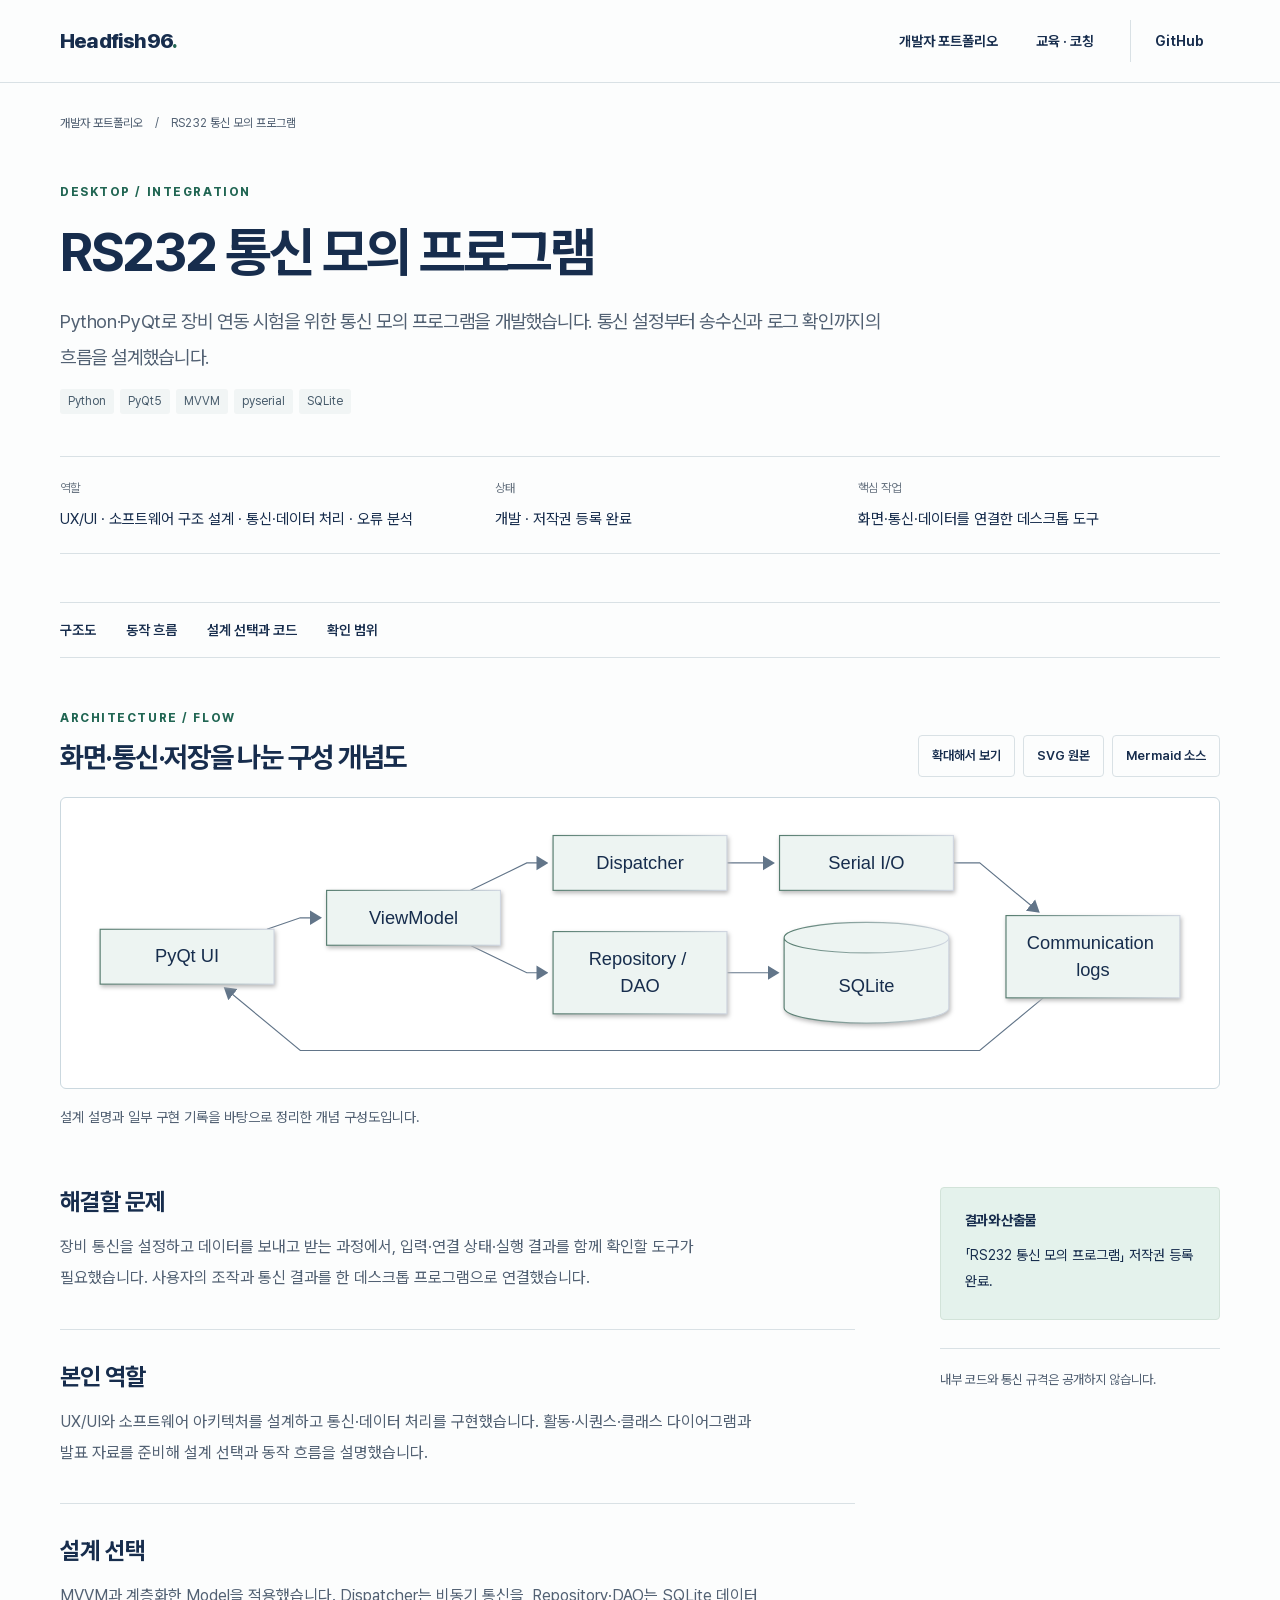
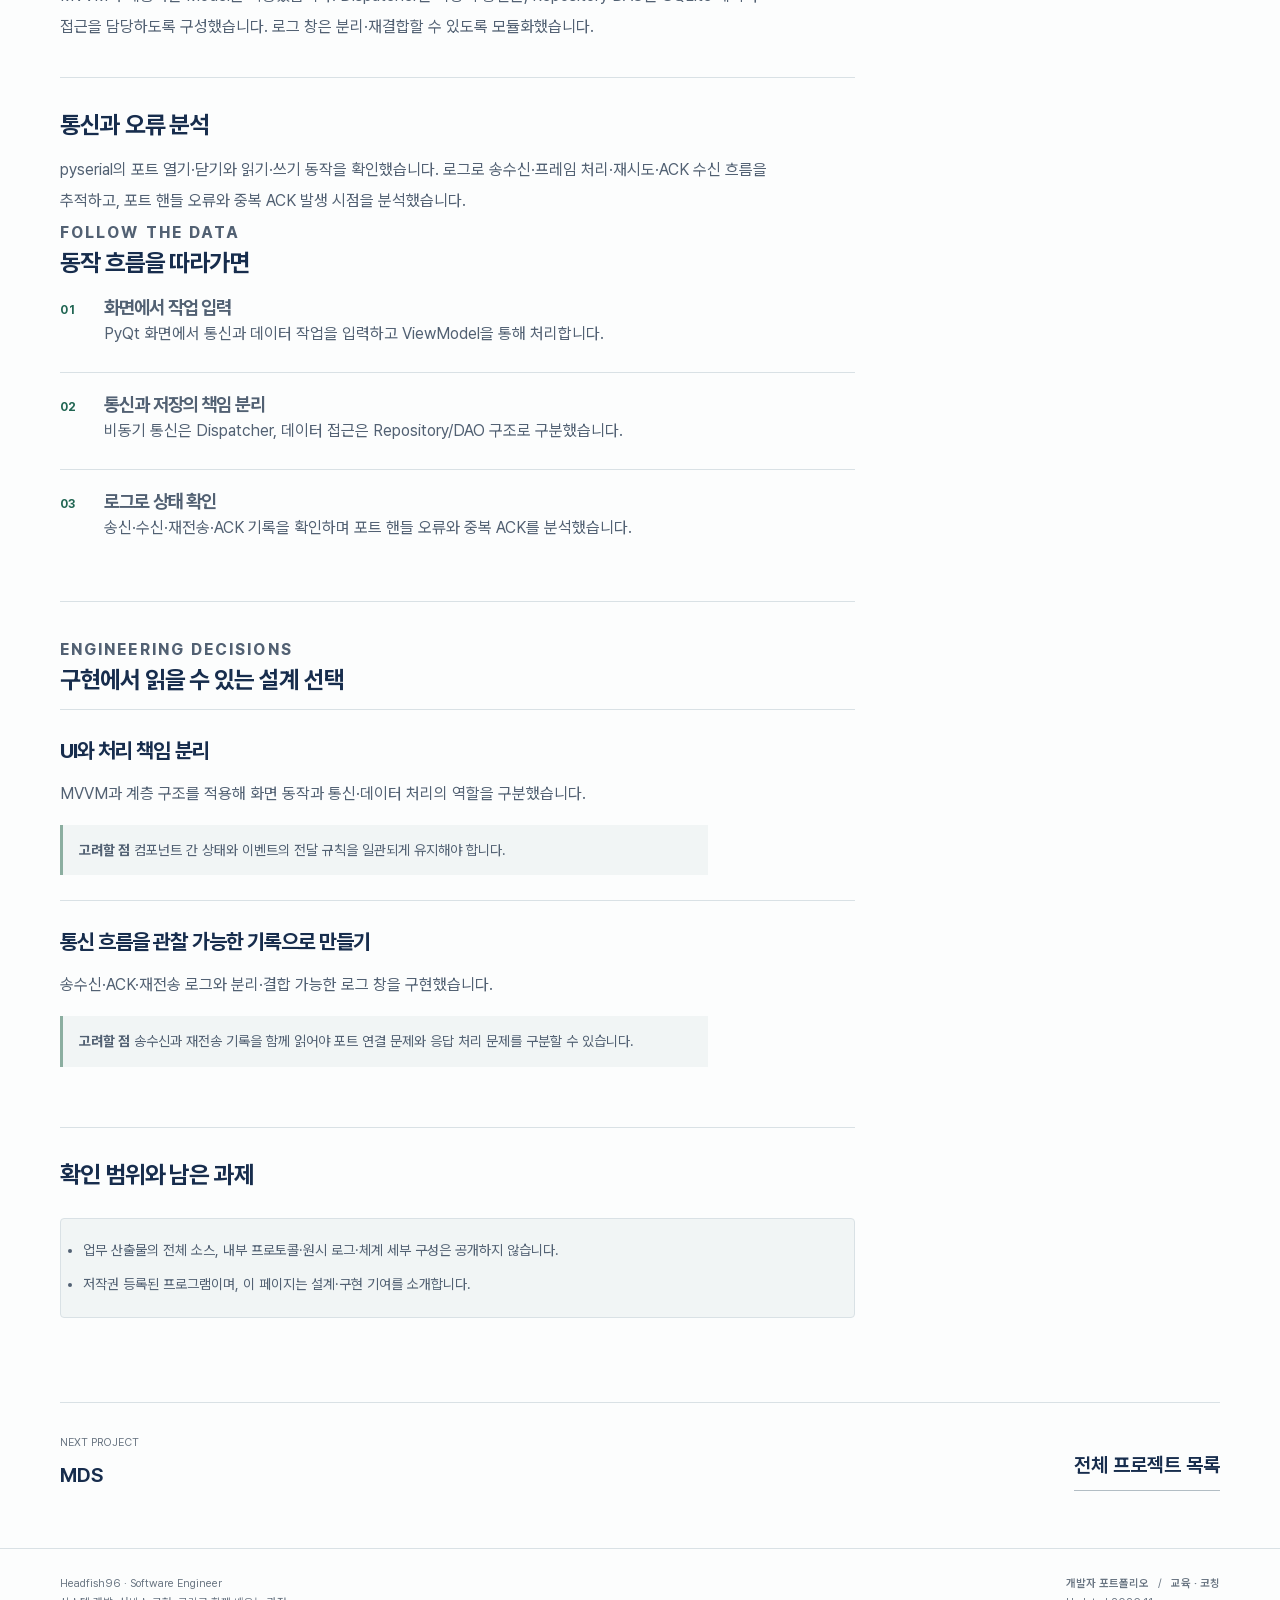
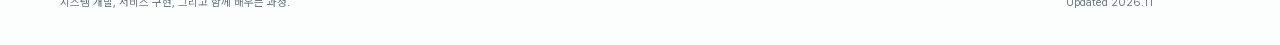
<file: docs/projects/serial-simulator.html>
<!doctype html>
<html lang="ko"><head><meta charset="utf-8"><meta name="viewport" content="width=device-width,initial-scale=1">
<title>RS232 통신 모의 프로그램 · Headfish96</title><meta name="description" content="화면·통신·데이터를 연결한 데스크톱 도구">
<meta name="theme-color" content="#172d4d"><link rel="canonical" href="https://headfish96.github.io/Headfish96/projects/serial-simulator.html">
<meta property="og:title" content="RS232 통신 모의 프로그램 · Headfish96"><meta property="og:description" content="화면·통신·데이터를 연결한 데스크톱 도구"><meta property="og:type" content="website"><meta property="og:url" content="https://headfish96.github.io/Headfish96/projects/serial-simulator.html">
<link rel="icon" href="../assets/favicon.svg" type="image/svg+xml"><link rel="preload" href="../assets/PretendardVariable.woff2" as="font" type="font/woff2" crossorigin>
<link rel="stylesheet" href="../portfolio.css"><script src="../portfolio.js" defer></script></head>
<body data-page="case"><a class="skip" href="#main">본문으로 이동</a>
<header class="site-header"><div class="wrap header-inner"><a class="brand" href="../developer.html">Headfish96<span class="brand-dot">.</span></a><nav class="main-nav" aria-label="포트폴리오 선택">
<a href="../developer.html" >개발자 포트폴리오</a>
<a href="../index.html" >교육 · 코칭</a>
<a class="external" href="https://github.com/Headfish96">GitHub </a></nav></div></header><main id="main"><div class="wrap"><nav class="bread" aria-label="현재 위치"><a href="../developer.html">개발자 포트폴리오</a><span aria-hidden="true">/</span><span>RS232 통신 모의 프로그램</span></nav><header class="case-hero"><p class="eyebrow">Desktop / Integration</p><h1>RS232 통신 모의 프로그램</h1><p class="lead">Python·PyQt로 장비 연동 시험을 위한 통신 모의 프로그램을 개발했습니다. 통신 설정부터 송수신과 로그 확인까지의 흐름을 설계했습니다.</p><ul class="tags" aria-label="사용 기술"><li>Python</li><li>PyQt5</li><li>MVVM</li><li>pyserial</li><li>SQLite</li></ul></header><dl class="case-meta"><div><dt>역할</dt><dd>UX/UI · 소프트웨어 구조 설계 · 통신·데이터 처리 · 오류 분석</dd></div><div><dt>상태</dt><dd>개발 · 저작권 등록 완료</dd></div><div><dt>핵심 작업</dt><dd>화면·통신·데이터를 연결한 데스크톱 도구</dd></div></dl><nav class="case-nav" aria-label="프로젝트 목차"><a href="#architecture">구조도</a><a href="#flow">동작 흐름</a><a href="#decisions">설계 선택과 코드</a><a href="#review">확인 범위</a></nav><section class="architecture-section" id="architecture" aria-labelledby="architecture-title">
      <div class="architecture-heading"><div><p class="eyebrow">Architecture / Flow</p><h2 id="architecture-title">화면·통신·저장을 나눈 구성 개념도</h2></div>
      <div class="diagram-toolbar"><button type="button" data-diagram="../assets/architecture/serial-simulator.svg" data-diagram-title="화면·통신·저장을 나눈 구성 개념도">확대해서 보기</button><a href="../assets/architecture/serial-simulator.svg" target="_blank" rel="noopener">SVG 원본</a><a href="../assets/architecture/serial-simulator.mmd" download>Mermaid 소스</a></div></div>
      <figure><div class="diagram-surface"><img src="../assets/architecture/serial-simulator.svg" alt="PyQt 화면과 ViewModel이 통신 Dispatcher 및 Repository를 거쳐 시리얼 입출력과 SQLite에 연결되는 개념도입니다." loading="eager"></div>
      <figcaption class="architecture-caption">설계 설명과 일부 구현 기록을 바탕으로 정리한 개념 구성도입니다.</figcaption></figure></section><div class="case-content"><div><section class="case-section"><h2>해결할 문제</h2><p>장비 통신을 설정하고 데이터를 보내고 받는 과정에서, 입력·연결 상태·실행 결과를 함께 확인할 도구가 필요했습니다. 사용자의 조작과 통신 결과를 한 데스크톱 프로그램으로 연결했습니다.</p></section><section class="case-section"><h2>본인 역할</h2><p>UX/UI와 소프트웨어 아키텍처를 설계하고 통신·데이터 처리를 구현했습니다. 활동·시퀀스·클래스 다이어그램과 발표 자료를 준비해 설계 선택과 동작 흐름을 설명했습니다.</p></section><section class="case-section"><h2>설계 선택</h2><p>MVVM과 계층화한 Model을 적용했습니다. Dispatcher는 비동기 통신을, Repository·DAO는 SQLite 데이터 접근을 담당하도록 구성했습니다. 로그 창은 분리·재결합할 수 있도록 모듈화했습니다.</p></section><section class="case-section"><h2>통신과 오류 분석</h2><p>pyserial의 포트 열기·닫기와 읽기·쓰기 동작을 확인했습니다. 로그로 송수신·프레임 처리·재시도·ACK 수신 흐름을 추적하고, 포트 핸들 오류와 중복 ACK 발생 시점을 분석했습니다.</p></section><div class="technical-analysis"><section class="case-section" id="flow"><p class="eyebrow">Follow the data</p><h2>동작 흐름을 따라가면</h2><ol class="flow-list"><li><h3>화면에서 작업 입력</h3><p>PyQt 화면에서 통신과 데이터 작업을 입력하고 ViewModel을 통해 처리합니다.</p></li><li><h3>통신과 저장의 책임 분리</h3><p>비동기 통신은 Dispatcher, 데이터 접근은 Repository/DAO 구조로 구분했습니다.</p></li><li><h3>로그로 상태 확인</h3><p>송신·수신·재전송·ACK 기록을 확인하며 포트 핸들 오류와 중복 ACK를 분석했습니다.</p></li></ol></section><section class="case-section" id="decisions"><p class="eyebrow">Engineering decisions</p><h2>구현에서 읽을 수 있는 설계 선택</h2><div class="decision-list"><article class="decision-item"><h3>UI와 처리 책임 분리</h3><p>MVVM과 계층 구조를 적용해 화면 동작과 통신·데이터 처리의 역할을 구분했습니다.</p><p class="tradeoff"><strong>고려할 점</strong> 컴포넌트 간 상태와 이벤트의 전달 규칙을 일관되게 유지해야 합니다.</p></article><article class="decision-item"><h3>통신 흐름을 관찰 가능한 기록으로 만들기</h3><p>송수신·ACK·재전송 로그와 분리·결합 가능한 로그 창을 구현했습니다.</p><p class="tradeoff"><strong>고려할 점</strong> 송수신과 재전송 기록을 함께 읽어야 포트 연결 문제와 응답 처리 문제를 구분할 수 있습니다.</p></article></div></section><section class="case-section" id="review"><h2>확인 범위와 남은 과제</h2><ul class="review-note"><li>업무 산출물의 전체 소스, 내부 프로토콜·원시 로그·체계 세부 구성은 공개하지 않습니다.</li><li>저작권 등록된 프로그램이며, 이 페이지는 설계·구현 기여를 소개합니다.</li></ul></section></div></div><aside class="case-aside"><div class="case-outcome"><h2>결과와 산출물</h2><p>「RS232 통신 모의 프로그램」 저작권 등록 완료.</p></div><p class="scope">내부 코드와 통신 규격은 공개하지 않습니다.</p></aside></div><nav class="case-next" aria-label="다른 프로젝트"><div><p>NEXT PROJECT</p><a href="mds.html">MDS </a></div><a class="text-link" href="../developer.html#archive">전체 프로젝트 목록</a></nav></div></main><dialog class="diagram-dialog" aria-labelledby="diagram-dialog-title"><div class="dialog-header"><h2 class="dialog-title" id="diagram-dialog-title">아키텍처 확대</h2><button class="close" type="button" data-close-diagram aria-label="구조도 확대 닫기">닫기</button></div><p class="dialog-help">넓은 그림은 좌우로 스크롤해 확인할 수 있습니다.</p><div class="dialog-canvas"><img alt=""></div></dialog><footer class="site-footer"><div class="wrap footer-inner"><p>Headfish96 · Software Engineer<br>시스템 개발, 서비스 구현, 그리고 함께 배우는 과정.</p><p><a href="../developer.html">개발자 포트폴리오</a> &nbsp; / &nbsp; <a href="../index.html">교육 · 코칭</a><br>Updated 2026.11</p></div></footer></body></html>
</file>
<file: docs/portfolio.css>
@font-face{font-family:Pretendard;src:url('assets/PretendardVariable.woff2') format('woff2');font-weight:45 920;font-style:normal;font-display:swap}
:root{--ink:#172d4d;--muted:#526173;--faint:#697582;--paper:#fcfdfd;--soft:#f1f5f5;--line:#d9e1e5;--accent:#216653;--mint:#e4f2ec;--blue:#235ce3;--wrap:1160px}
*{box-sizing:border-box}html{scroll-behavior:auto;scroll-padding-top:110px}body{margin:0;background:var(--paper);color:var(--ink);font:16px/1.75 Pretendard,-apple-system,BlinkMacSystemFont,'Apple SD Gothic Neo',sans-serif;word-break:keep-all;-webkit-font-smoothing:antialiased}a{color:inherit;text-decoration:none}a:hover{color:var(--accent)}button{font:inherit}button,a{-webkit-tap-highlight-color:transparent}a:focus-visible,button:focus-visible,summary:focus-visible{outline:3px solid var(--blue);outline-offset:5px}img{display:block;max-width:100%;height:auto}h1,h2,h3,p{margin:0}h1,h2,h3{line-height:1.25;letter-spacing:-.045em}ul,ol{padding-left:1.2em}li+li{margin-top:8px}button{cursor:pointer}.wrap{width:min(var(--wrap),calc(100% - 96px));margin:auto}.skip{position:fixed;left:20px;top:-100px;padding:12px 20px;background:var(--ink);color:white;z-index:100}.skip:focus{top:16px}.site-header{position:sticky;top:0;z-index:20;background:rgba(252,253,253,.96);backdrop-filter:blur(16px);border-bottom:1px solid var(--line)}.header-inner{height:82px;display:flex;justify-content:space-between;align-items:center;gap:24px}.brand{font-size:21px;font-weight:800;letter-spacing:-.8px}.brand-dot{color:var(--accent)}.main-nav{display:flex;gap:6px;align-items:center;font-size:14px;font-weight:650}.main-nav>a{padding:9px 16px;border-radius:5px}.main-nav>a[aria-current=page]{background:var(--ink);color:white}.main-nav .external{margin-left:14px;border-left:1px solid var(--line);border-radius:0;padding-left:24px}.arrow{width:15px;height:15px;display:inline-block;margin-left:6px;vertical-align:-2px}.eyebrow{font-size:11px;letter-spacing:.16em;font-weight:750;text-transform:uppercase;color:var(--accent)}.hero{padding:76px 0 54px;display:grid;grid-template-columns:minmax(0,1.85fr) minmax(270px,1fr);gap:70px;align-items:center}.hero h1{font-size:clamp(42px,4.4vw,65px);font-weight:760;line-height:1.15;margin:22px 0 26px}.hero h1 span{color:var(--accent)}.lead{font-size:18px;line-height:1.85;color:var(--muted);max-width:610px;letter-spacing:-.02em}.hero-links{display:flex;flex-wrap:wrap;align-items:center;gap:22px;margin-top:30px}.button{display:inline-flex;align-items:center;justify-content:center;min-height:48px;padding:10px 22px;background:var(--ink);color:white;font-size:14px;font-weight:700;border:1px solid var(--ink);border-radius:4px}.button:hover{color:white;background:var(--accent);border-color:var(--accent)}.button .arrow{filter:brightness(0) invert(1)}.button.secondary{background:transparent;color:var(--ink);border-color:var(--line)}.text-link{font-size:14px;font-weight:650;border-bottom:1px solid #b2bdc4;padding:7px 0}.hero-note{border-left:1px solid var(--line);padding-left:30px}.hero-note>p{font-size:12px;color:var(--faint);margin-bottom:17px}.proof{padding:17px 0;border-top:1px solid var(--line)}.proof:first-of-type{border-top:0;padding-top:0}.proof strong{display:block;font-size:22px;font-weight:700;letter-spacing:-.04em}.proof span{display:block;font-size:13px;color:var(--muted);margin-top:3px}.section-nav{border-top:1px solid var(--line);border-bottom:1px solid var(--line);display:flex;gap:30px;align-items:center;min-height:60px;font-size:13px;font-weight:600}.section-nav a{padding:14px 0;display:inline-block}.section-nav .number{color:var(--faint);font-size:10px;margin-right:9px}.section-nav .meta{margin-left:auto;color:var(--faint);font-weight:400;font-size:12px}.section{padding:76px 0}.section+.section{border-top:1px solid var(--line)}.section-head{display:flex;justify-content:space-between;align-items:flex-end;gap:30px;margin-bottom:32px}.section-head h2{font-size:32px;font-weight:700;margin-top:10px}.section-head>p{font-size:14px;line-height:1.8;color:var(--muted);max-width:360px}.project-list{border-top:1px solid var(--line)}.project-item{display:grid;grid-template-columns:56px minmax(0,1fr) 235px;gap:20px;padding:31px 0;border-bottom:1px solid var(--line);align-items:start;position:relative}.project-num{font-size:12px;color:var(--faint);padding-top:4px;font-variant-numeric:tabular-nums}.project-item h3{font-size:26px;letter-spacing:-.035em;margin-bottom:10px}.project-item h3 a{display:inline-block}.project-item h3 .arrow{width:19px;height:19px}.project-item .summary{font-size:15px;color:var(--muted);max-width:550px;line-height:1.8}.project-meta{padding:5px 0 0 20px;border-left:1px solid var(--line);font-size:12px}.project-meta strong{display:block;font-size:13px;margin-bottom:8px;font-weight:600}.project-meta .tags{margin:12px 0 0;gap:5px}.tags{display:flex;gap:6px;flex-wrap:wrap;list-style:none;padding:0;margin:14px 0 0}.tags li{font-size:11px;background:var(--soft);padding:3px 8px;border-radius:3px;margin:0;color:#485c6c;line-height:1.6}.status{display:inline-block;font-size:11px;font-weight:650;line-height:1.5;letter-spacing:-.01em;color:var(--accent)}.project-meta .status{padding:3px 8px;background:var(--mint);border-radius:3px}.showcase{display:grid;grid-template-columns:1fr 1fr;gap:30px;margin-top:36px}.showcase-card{min-width:0}.showcase-media{display:flex;justify-content:center;align-items:center;aspect-ratio:1.65;overflow:hidden;background:#e5f0eb;border:1px solid #dbe6df;border-radius:7px}.showcase-media img{width:100%;height:100%;object-fit:contain;padding:18px;transition:transform .3s}.showcase-card:hover .showcase-media img{transform:scale(1.025)}.showcase-media.billage{background:#eff2e9}.showcase-media.billage img{width:32%;height:87%;padding:0;filter:drop-shadow(0 6px 8px #1c302018)}.showcase-copy{padding:22px 0 8px}.showcase-copy .kicker{display:flex;justify-content:space-between;gap:12px;font-size:11px;color:var(--faint);margin-bottom:9px}.showcase-copy h3{font-size:25px}.showcase-copy p{font-size:14px;color:var(--muted);margin-top:9px}.showcase-copy .role{font-size:12px;margin-top:14px;color:var(--ink)}.inline-more{display:flex;justify-content:space-between;align-items:center;gap:20px;background:var(--soft);padding:23px 26px;margin-top:32px;border-radius:4px}.inline-more p{font-size:14px}.inline-more span{display:block;font-size:12px;color:var(--muted);margin-top:2px}.inline-more>a{white-space:nowrap;font-size:13px;font-weight:650}.experience-list{margin:0}.experience-item{display:grid;grid-template-columns:180px 1fr;gap:30px;padding:24px 0;border-top:1px solid var(--line)}.experience-item:last-child{border-bottom:1px solid var(--line)}.experience-item time{font-size:13px;color:var(--muted);font-variant-numeric:tabular-nums}.experience-item h3{font-size:20px;line-height:1.45}.experience-item .role{font-size:13px;color:var(--accent);margin-top:3px}.experience-item p{font-size:14px;color:var(--muted);margin-top:10px;max-width:720px}.archive-top{display:flex;flex-wrap:wrap;justify-content:space-between;gap:20px;align-items:center;margin-bottom:18px}.filters{display:flex;flex-wrap:wrap;gap:8px}.filter{border:1px solid var(--line);background:transparent;color:var(--muted);padding:7px 14px;min-height:38px;font-size:12px;border-radius:4px}.filter[aria-pressed=true]{background:var(--ink);border-color:var(--ink);color:white}.result-count{font-size:12px;color:var(--muted)}.archive-grid{display:grid;grid-template-columns:repeat(2,minmax(0,1fr));gap:0 34px}.archive-item{padding:25px 0;border-top:1px solid var(--line)}.archive-item[hidden]{display:none}.archive-item .category{font-size:10px;letter-spacing:.08em;text-transform:uppercase;color:var(--faint)}.archive-item h3{font-size:21px;line-height:1.45;margin-top:7px}.archive-item p{font-size:14px;color:var(--muted);margin-top:8px}.archive-item .details-link{display:inline-block;font-size:12px;font-weight:650;margin-top:15px}.skill-grid{display:grid;grid-template-columns:repeat(3,1fr);gap:30px}.skill-block{border-top:2px solid var(--ink);padding-top:16px}.skill-block h3{font-size:17px;letter-spacing:-.02em}.skill-block p{font-size:14px;color:var(--muted);margin-top:12px}.contact-strip{padding:48px 0 64px;display:flex;justify-content:space-between;align-items:center;gap:30px}.contact-strip h2{font-size:27px}.contact-strip p{font-size:14px;color:var(--muted);margin-top:10px}.contact-links{display:flex;flex-wrap:wrap;gap:20px}.site-footer{border-top:1px solid var(--line);padding:25px 0 32px}.footer-inner{display:flex;justify-content:space-between;gap:28px;font-size:11px;color:var(--faint)}.footer-inner a{font-weight:600}.coach-hero{padding-bottom:56px}.coach-proof{background:var(--mint);padding:30px;border:1px solid #d5e5dc;border-radius:6px;align-self:stretch;display:flex;flex-direction:column;justify-content:center}.coach-proof .eyebrow{margin-bottom:18px}.coach-proof h2{font-size:28px;line-height:1.3}.coach-proof .period{font-size:13px;color:var(--accent);margin-top:12px}.coach-proof p{font-size:14px;color:var(--muted);margin-top:18px}.coach-proof .note-link{margin-top:22px;font-size:13px;font-weight:650}.coach-layout{display:grid;grid-template-columns:280px 1fr;gap:70px}.coach-layout .section-head{display:block;margin:0}.coach-body>p{font-size:16px;color:var(--muted);max-width:710px;line-height:1.9}.focus-grid{display:grid;grid-template-columns:repeat(3,1fr);gap:26px;margin-top:30px}.focus-item{border-top:1px solid var(--line);padding-top:20px}.focus-item .label{font-size:11px;color:var(--accent);font-weight:700}.focus-item h3{font-size:19px;margin:9px 0 10px}.focus-item p{font-size:14px;color:var(--muted);line-height:1.85}.practice-list{list-style:none;padding:0;margin:0;counter-reset:steps}.practice-list li{display:grid;grid-template-columns:40px 1fr;gap:16px;border-top:1px solid var(--line);padding:24px 0;margin:0;counter-increment:steps}.practice-list li::before{content:'0' counter(steps);color:var(--accent);font-size:12px;padding-top:3px}.practice-list h3{font-size:20px}.practice-list p{font-size:14px;color:var(--muted);margin-top:8px}.coach-projects{display:grid;grid-template-columns:1.2fr 1fr;gap:34px}.coach-projects .showcase-card{grid-row:span 2}.coach-projects .showcase-media{aspect-ratio:1.45}.coach-projects .mini-case{border-top:1px solid var(--line);padding-top:20px}.mini-case h3{font-size:23px;margin:10px 0}.mini-case p{font-size:14px;color:var(--muted)}.mini-case .text-link{display:inline-block;font-size:12px;margin-top:15px}.schedule{display:grid;grid-template-columns:1fr 1fr;gap:60px;background:var(--mint);padding:40px;border-radius:6px}.schedule h2{font-size:30px}.schedule p{font-size:15px;margin-top:18px;color:var(--muted)}.schedule ul{list-style:none;margin:0;padding:0}.schedule li{padding:14px 0;border-bottom:1px solid #c4d9cd;display:flex;gap:25px;margin:0}.schedule li:first-child{padding-top:0}.schedule li:last-child{border:0}.schedule strong{min-width:80px;font-size:14px}.schedule li span{font-size:14px;color:var(--muted)}.bread{display:flex;gap:12px;align-items:center;font-size:12px;color:var(--muted);padding-top:30px}.case-hero{padding:48px 0 42px;max-width:920px}.case-hero h1{font-size:clamp(36px,4.2vw,58px);margin:18px 0 20px;line-height:1.18}.case-hero .lead{max-width:850px;font-size:19px}.case-meta{display:grid;grid-template-columns:1.2fr 1fr 1fr;border-block:1px solid var(--line);margin:0 0 48px}.case-meta>div{padding:21px 25px 21px 0}.case-meta dt{font-size:11px;color:var(--faint);margin-bottom:7px}.case-meta dd{margin:0;font-size:14px}.case-content{display:grid;grid-template-columns:minmax(0,1fr) 280px;gap:85px;padding-bottom:70px}.case-section+.case-section{margin-top:35px;padding-top:32px;border-top:1px solid var(--line)}.case-section h2{font-size:24px;margin-bottom:14px}.case-section p{font-size:16px;line-height:1.95;color:var(--muted)}.case-outcome{background:var(--mint);padding:24px;margin-bottom:28px;border-radius:4px;border:1px solid #d2e3d9}.case-outcome h2{font-size:14px;margin-bottom:12px}.case-outcome p{font-size:14px;line-height:1.9}.case-aside .aside-label{font-size:11px;letter-spacing:.08em;color:var(--faint);margin-bottom:9px}.case-aside .scope{font-size:12px;color:var(--muted);border-top:1px solid var(--line);padding-top:20px;margin-top:24px}.case-aside .case-links{display:flex;align-items:start;flex-direction:column;gap:8px;font-size:13px;font-weight:650}.case-figure{margin:0 0 42px;background:var(--soft);border:1px solid var(--line);padding:30px;border-radius:5px}.case-figure img{max-height:480px;margin:auto;object-fit:contain}.case-figure figcaption{font-size:11px;color:var(--faint);text-align:center;margin-top:20px}.case-next{border-top:1px solid var(--line);padding:30px 0 55px;display:flex;justify-content:space-between;gap:30px;align-items:center}.case-next p{font-size:11px;color:var(--faint)}.case-next a{font-size:20px;font-weight:650;display:block;margin-top:6px}.note{font-size:12px;color:var(--muted)}.learning{margin-top:32px;border-top:1px solid var(--line);padding-top:22px}.learning summary{font-size:14px;cursor:pointer;font-weight:650}.learning-links{display:flex;flex-wrap:wrap;gap:10px 24px;padding-top:17px;font-size:13px}.print-button{border:0;background:transparent;border-bottom:1px solid var(--line);padding:8px 0;color:var(--muted);font-size:12px}
@media(min-width:1500px){.hero{padding-top:90px;padding-bottom:68px}}
@media(max-width:1000px){.wrap{width:calc(100% - 64px)}.hero{gap:38px;grid-template-columns:1.6fr 1fr}.hero h1{font-size:49px}.hero-note{padding-left:24px}.project-item{grid-template-columns:36px 1fr 190px;gap:18px}.coach-layout{grid-template-columns:220px 1fr;gap:40px}.case-content{gap:45px;grid-template-columns:minmax(0,1fr) 250px}.focus-grid{gap:20px}.main-nav .external{margin-left:5px;padding-left:16px}}
@media(max-width:760px){html{scroll-padding-top:118px}.wrap{width:calc(100% - 40px)}.header-inner{min-height:103px;height:auto;padding-block:15px;align-items:flex-start;flex-direction:column;gap:12px}.brand{font-size:20px}.main-nav{width:100%;font-size:12px;gap:5px}.main-nav>a{padding:6px 11px}.main-nav .external{margin-left:auto;padding-left:12px}.hero{grid-template-columns:1fr;padding:44px 0 36px;gap:35px}.hero h1{font-size:clamp(36px,8.6vw,58px);margin:18px 0 20px;line-height:1.2;letter-spacing:-.055em}.lead{font-size:16px;line-height:1.85}.hero-links{gap:20px;margin-top:23px}.hero-note{display:grid;grid-template-columns:1fr 1fr;border:0;padding:0;gap:22px}.hero-note>p{display:none}.proof{border:0;border-top:1px solid var(--line);padding:18px 0 0}.proof:first-of-type{border-top:1px solid var(--line);padding-top:18px}.proof:last-child{grid-column:1/-1;display:none}.proof strong{font-size:19px}.proof span{font-size:11px}.section-nav{min-height:54px;gap:20px;justify-content:flex-start;flex-wrap:wrap;font-size:12px}.section-nav .number{display:none}.section-nav .meta{display:none}.section{padding:48px 0}.section-head{display:block;margin-bottom:26px}.section-head h2{font-size:27px}.section-head>p{margin-top:14px;font-size:13px}.project-item{grid-template-columns:25px 1fr;gap:9px;padding:26px 0}.project-item h3{font-size:23px;line-height:1.4}.project-item .summary{font-size:14px}.project-meta{grid-column:2;border:0;padding:0}.project-meta strong{display:none}.project-meta .tags{display:inline-flex;margin:8px 0 0}.project-meta .status{margin-right:7px}.showcase{grid-template-columns:1fr;gap:30px;margin-top:30px}.showcase-media{aspect-ratio:1.6}.showcase-copy{padding-top:18px}.showcase-copy h3{font-size:24px}.inline-more{align-items:flex-start;flex-direction:column;padding:22px;gap:12px}.experience-item{grid-template-columns:1fr;gap:9px;padding:23px 0}.experience-item time{font-size:11px}.experience-item h3{font-size:19px}.experience-item p{font-size:13px}.archive-grid{grid-template-columns:1fr}.archive-item h3{font-size:21px}.filters{gap:5px}.filter{font-size:11px;padding:6px 10px}.skill-grid{grid-template-columns:1fr;gap:26px}.skill-block{padding-top:13px}.skill-block p{margin-top:8px}.contact-strip{flex-direction:column;align-items:flex-start;padding:36px 0 45px;gap:20px}.contact-strip h2{font-size:25px}.footer-inner{flex-direction:column;gap:8px}.coach-proof{padding:25px}.coach-proof h2{font-size:25px}.coach-proof p{margin-top:12px}.coach-proof .eyebrow{margin-bottom:14px}.coach-proof .note-link{margin-top:18px}.coach-layout{grid-template-columns:1fr;gap:28px}.coach-body>p{font-size:15px}.focus-grid{grid-template-columns:1fr;gap:20px;margin-top:26px}.focus-item{padding-top:17px}.focus-item h3{font-size:19px;margin:7px 0}.focus-item p{font-size:14px}.coach-projects{grid-template-columns:1fr;gap:28px}.coach-projects .showcase-card{grid-row:auto}.coach-projects .showcase-media{aspect-ratio:1.65}.practice-list h3{font-size:19px}.schedule{grid-template-columns:1fr;gap:26px;padding:26px}.schedule h2{font-size:26px}.schedule p{font-size:14px;margin-top:12px}.schedule li{gap:18px}.case-hero{padding:32px 0}.case-hero h1{font-size:36px}.case-hero .lead{font-size:16px}.case-meta{grid-template-columns:1fr;margin-bottom:32px}.case-meta>div{display:grid;grid-template-columns:65px 1fr;padding:13px 0;gap:14px}.case-meta>div+div{border-top:1px solid var(--line)}.case-meta dt{margin:0;padding-top:2px}.case-meta dd{font-size:13px}.case-content{grid-template-columns:1fr;gap:35px;padding-bottom:40px}.case-section h2{font-size:23px}.case-section p{font-size:15px}.case-figure{padding:20px;margin-bottom:28px}.case-next a{font-size:18px}.case-next{align-items:flex-start;flex-direction:column;padding:24px 0 38px}.bread{font-size:11px;gap:9px;padding-top:24px}}
@media(prefers-reduced-motion:reduce){html{scroll-behavior:auto}*{transition:none!important}}
@media print{body{font-size:11pt;background:white}.site-header,.section-nav,.filters,.hero-links,.contact-links,.skip,.print-button,.case-next,.site-footer{display:none!important}.wrap{width:100%}.hero{padding:20px 0;gap:30px}.hero h1{font-size:32pt}.section{padding:25px 0}.project-item,.showcase-card,.experience-item,.archive-item,.case-section{break-inside:avoid}.section-head h2{font-size:20pt}.case-content{display:block}.case-aside{margin-top:30px}.case-meta{margin-bottom:25px}.case-hero{padding:20px 0}.case-hero h1{font-size:30pt}a{color:inherit}a[href^=http]::after{font-size:8pt;color:#526173}.archive-item[hidden]{display:block}.showcase-media{max-height:220px}.coach-layout{grid-template-columns:200px 1fr;gap:30px}.schedule{background:#f3f5f5}.section-nav .meta{display:none}}

.image-gallery{display:grid;grid-template-columns:repeat(3,minmax(0,1fr));gap:18px;max-width:760px;margin:auto}.image-gallery img{width:100%;max-height:460px;object-fit:contain}
@media(max-width:760px){.image-gallery{gap:10px}.image-gallery img{max-height:300px}}

/* Engineering case studies — shared with the original navy / mint direction. */
:root{
  --diagram-paper:#fff;
  --diagram-line:#cbd8df;
  --diagram-soft:#f4f8f8;
  --signal:#235ce3;
  --reading-width:72ch;
}
.eyebrow{font-size:12px;letter-spacing:.13em}
.main-nav{font-size:14px}
.section-head h2{font-size:34px;line-height:1.3}
.section-head>p{font-size:16px;line-height:1.8}
.project-item .summary,.showcase-copy p,.archive-item p,
.experience-item p,.skill-block p,.focus-item p,.practice-list p,
.mini-case p,.coach-proof p,.contact-strip p{font-size:16px}
.project-meta strong,.showcase-copy .role,.experience-item .role,
.text-link,.details-link,.schedule strong,.schedule li span{font-size:14px}
.tags li,.status,.project-meta .status,.showcase-copy .kicker,
.archive-item .category,.focus-item .label,.result-count,.note{font-size:12px}
.filter{font-size:14px;min-height:44px;padding:8px 15px}
.section-nav{font-size:14px;gap:28px}
.case-meta dt{font-size:12px}
.case-meta dd{font-size:15px;line-height:1.75}
.case-section p{font-size:16px;max-width:var(--reading-width)}
.case-aside .scope{font-size:13px}

.engineering-hero{
  display:grid;
  grid-template-columns:minmax(0,1.02fr) minmax(0,1fr);
  align-items:center;
  gap:64px;
  padding:66px 0 54px;
}
.engineering-hero>*,.architecture-gallery>*,.case-split-summary>*{min-width:0}
.hero-identity{
  display:flex;
  align-items:center;
  flex-wrap:wrap;
  gap:8px 14px;
  color:var(--accent);
  font-size:13px;
  font-weight:700;
  letter-spacing:.055em;
}
.engineering-hero h1{
  font-size:clamp(40px,4.1vw,59px);
  line-height:1.17;
  letter-spacing:-.055em;
  font-weight:760;
  margin:20px 0 23px;
}
.engineering-hero h1 span{color:var(--accent)}
.hero-subline{
  max-width:55ch;
  font-size:17px;
  line-height:1.85;
  color:var(--muted);
  letter-spacing:-.018em;
}
.hero-tokens{
  display:flex;
  flex-wrap:wrap;
  gap:8px;
  list-style:none;
  margin:22px 0 0;
  padding:0;
  font-size:12px;
  font-weight:600;
  color:var(--muted);
}
.hero-tokens>*{
  display:inline-flex;
  align-items:center;
  margin:0;
  padding:5px 10px;
  background:var(--soft);
  border:1px solid var(--line);
  border-radius:3px;
}
.hero-diagram-link{
  display:block;
  min-width:0;
  overflow:hidden;
  background:var(--diagram-paper);
  border:1px solid var(--diagram-line);
  border-radius:8px;
  box-shadow:0 10px 34px rgba(23,45,77,.045);
  transition:border-color .18s,box-shadow .18s;
}
.hero-diagram-link:hover{
  border-color:#8da9c1;
  box-shadow:0 12px 38px rgba(23,45,77,.075);
  color:var(--ink);
}
.hero-diagram-link>img{
  width:100%;
  max-height:330px;
  min-height:240px;
  padding:20px;
  object-fit:contain;
  background:var(--diagram-paper);
}
.hero-diagram-link>p,.hero-diagram-link>div,
.hero-diagram-link>figcaption{
  margin:0;
  padding:16px 22px;
  border-top:1px solid var(--line);
  background:var(--diagram-soft);
  font-size:14px;
  line-height:1.65;
}
.hero-diagram-link strong{color:var(--ink);font-weight:700}
.hero-diagram-link small{
  display:block;
  margin-top:4px;
  color:var(--muted);
  font-size:12px;
}
.credibility-strip{
  display:grid;
  grid-template-columns:repeat(3,minmax(0,1fr));
  gap:28px;
  padding:24px 0 27px;
  margin:0 0 18px;
  border-top:1px solid var(--line);
  border-bottom:1px solid var(--line);
}
.credibility-strip>*{min-width:0;padding-right:26px}
.credibility-strip>*+*{padding-left:28px;border-left:1px solid var(--line)}
.credibility-strip strong{
  display:block;
  color:var(--ink);
  font-size:19px;
  line-height:1.5;
  font-weight:700;
  letter-spacing:-.03em;
}
.credibility-strip p,.credibility-strip span{
  display:block;
  margin-top:5px;
  font-size:14px;
  line-height:1.75;
  color:var(--muted);
}

.architecture-gallery{
  display:grid;
  grid-template-columns:repeat(2,minmax(0,1fr));
  gap:30px;
  margin-top:30px;
}
.architecture-card{
  min-width:0;
  display:flex;
  flex-direction:column;
  overflow:hidden;
  background:var(--diagram-paper);
  border:1px solid var(--line);
  border-radius:7px;
  transition:border-color .18s;
}
.architecture-card:hover{border-color:#a5b7c4}
.architecture-preview{
  display:flex;
  justify-content:center;
  align-items:center;
  min-width:0;
  aspect-ratio:1.73;
  padding:18px;
  background:var(--diagram-paper);
  border-bottom:1px solid var(--line);
  overflow:hidden;
}
.architecture-preview img{
  width:100%;
  height:100%;
  min-width:0;
  object-fit:contain;
  object-position:center;
}
.architecture-card-copy{
  display:flex;
  flex-direction:column;
  flex:1;
  padding:25px 27px 27px;
}
.architecture-card-copy h3{font-size:25px;line-height:1.4;margin:8px 0 11px}
.architecture-card-copy p{font-size:16px;line-height:1.85;color:var(--muted)}
.architecture-card-copy .role{font-size:14px;color:var(--ink);margin-top:15px}
.architecture-card-copy .category,.architecture-card-copy .eyebrow{
  font-size:12px;
  font-weight:650;
  color:var(--accent);
  letter-spacing:.06em;
}
.architecture-card-copy .card-links,.architecture-card-copy .links{
  display:flex;
  flex-wrap:wrap;
  align-items:center;
  gap:14px 23px;
  margin-top:auto;
  padding-top:22px;
  font-size:14px;
  font-weight:650;
}
.architecture-card-copy>a{align-self:flex-start;margin-top:20px;font-size:14px;font-weight:650}

.case-nav{
  display:flex;
  flex-wrap:wrap;
  align-items:center;
  gap:10px 30px;
  margin:0 0 42px;
  padding:5px 0;
  border-block:1px solid var(--line);
  font-size:14px;
  font-weight:600;
}
.case-nav a{display:inline-flex;align-items:center;min-height:44px;padding:8px 0}
.case-split-summary{
  display:grid;
  grid-template-columns:repeat(2,minmax(0,1fr));
  gap:50px;
  margin:0 0 48px;
}
.case-split-summary h2{font-size:23px;line-height:1.45;margin-bottom:13px}
.case-split-summary p{font-size:16px;line-height:1.9;color:var(--muted)}
.architecture-section{
  min-width:0;
  margin:0 0 56px;
  padding-top:8px;
  scroll-margin-top:112px;
}
.architecture-heading{
  display:flex;
  justify-content:space-between;
  align-items:flex-end;
  gap:24px;
  margin-bottom:20px;
}
.architecture-heading h2{font-size:28px;line-height:1.4;margin-top:8px}
.architecture-heading p{font-size:16px;line-height:1.8;color:var(--muted);max-width:var(--reading-width)}
.architecture-heading .eyebrow{font-size:12px;color:var(--accent)}
.diagram-toolbar{
  display:flex;
  align-items:center;
  flex-wrap:wrap;
  justify-content:flex-end;
  gap:8px;
  flex-shrink:0;
}
.diagram-toolbar a,.diagram-toolbar button{
  display:inline-flex;
  align-items:center;
  justify-content:center;
  gap:6px;
  min-height:42px;
  padding:8px 13px;
  border:1px solid var(--line);
  border-radius:4px;
  background:var(--paper);
  color:var(--ink);
  font:600 13px/1.4 Pretendard,-apple-system,BlinkMacSystemFont,sans-serif;
  white-space:nowrap;
}
.diagram-toolbar a:hover,.diagram-toolbar button:hover{border-color:#8da9c1;background:var(--soft)}
.diagram-surface{
  width:100%;
  margin:0;
  overflow:auto;
  overscroll-behavior-inline:contain;
  scrollbar-width:thin;
  scrollbar-color:#adbfc8 var(--soft);
  padding:28px;
  border:1px solid var(--diagram-line);
  border-radius:6px;
  background:var(--diagram-paper);
}
.diagram-surface img{
  display:block;
  width:100%;
  height:auto;
  max-height:none;
  max-width:none;
  object-fit:contain;
  margin:auto;
}
.architecture-caption{
  max-width:var(--reading-width);
  margin:16px 0 0;
  font-size:14px;
  line-height:1.85;
  color:var(--muted);
}
.architecture-caption strong{color:var(--ink)}
.decision-list{display:grid;gap:0;margin:0 0 35px;padding:0;list-style:none}
.decision-item{margin:0;padding:25px 0;border-top:1px solid var(--line)}
.decision-item h3{font-size:21px;line-height:1.5;margin-bottom:12px}
.decision-item p{font-size:16px;line-height:1.9;color:var(--muted);max-width:var(--reading-width)}
.decision-item p+p{margin-top:12px}
.decision-item .tradeoff{
  padding:12px 16px;
  margin-top:16px;
  border-left:3px solid #8baea0;
  background:var(--soft);
  color:var(--muted);
  font-size:14px;
}
.flow-list,.flow-list ol{list-style:none;padding:0;margin:0;counter-reset:flow}
.flow-list li{
  position:relative;
  margin:0;
  padding:4px 0 23px 44px;
  counter-increment:flow;
  font-size:16px;
  color:var(--muted);
  line-height:1.85;
}
.flow-list li::before{
  content:counter(flow,decimal-leading-zero);
  position:absolute;
  left:0;
  top:4px;
  font-size:12px;
  font-weight:700;
  line-height:2.4;
  font-variant-numeric:tabular-nums;
  color:var(--accent);
}
.flow-list li+li{border-top:1px solid var(--line);padding-top:20px}
.flow-list li+li::before{top:20px}
.flow-list strong{display:block;font-size:17px;color:var(--ink);margin-bottom:5px}
.flow-list p{font-size:16px;line-height:1.85}
.source-list{list-style:none;padding:0;margin:0;display:grid;gap:0}
.source-list li{min-width:0;margin:0;padding:18px 0;border-top:1px solid var(--line)}
.source-list a{display:inline-block;color:var(--ink);font-size:15px;font-weight:650;line-height:1.6}
.source-list a:hover{color:var(--signal)}
.source-list small,.source-list .path,.source-list code{
  display:block;
  margin-top:5px;
  font:12px/1.8 ui-monospace,SFMono-Regular,Menlo,Consolas,monospace;
  color:var(--muted);
  overflow-wrap:anywhere;
  word-break:break-word;
}
.source-list p{font-size:14px;color:var(--muted);line-height:1.8;margin-top:7px}
.review-note{
  padding:19px 22px;
  margin-top:28px;
  background:var(--soft);
  border:1px solid var(--line);
  border-radius:4px;
  color:var(--muted);
  font-size:14px;
  line-height:1.85;
}
.review-note strong{color:var(--ink)}
.review-note p+p{margin-top:8px}

.diagram-dialog{
  width:calc(100vw - 64px);
  max-width:1600px;
  max-height:calc(100dvh - 64px);
  padding:20px;
  overflow:auto;
  border:1px solid #9fadb7;
  border-radius:8px;
  background:var(--diagram-paper);
  color:var(--ink);
  box-shadow:0 25px 100px #08182733;
  overscroll-behavior:contain;
}
.diagram-dialog::backdrop{background:rgba(11,25,40,.68);backdrop-filter:blur(3px)}
.diagram-dialog .close{
  position:sticky;
  top:0;
  right:0;
  z-index:2;
  display:block;
  margin:0 0 20px auto;
  min-height:44px;
  padding:8px 18px;
  border:1px solid var(--line);
  border-radius:4px;
  background:var(--diagram-paper);
  color:var(--ink);
  font-size:14px;
  font-weight:650;
}
.diagram-dialog .close:hover{background:var(--soft);border-color:#8da9c1}
.diagram-dialog img{display:block;width:max(100%,1100px);max-width:none;height:auto;max-height:none;margin:0}
.diagram-dialog .dialog-title{font-size:18px;line-height:1.5;margin-bottom:16px}

@media(min-width:1500px){
  .engineering-hero{padding-top:80px;padding-bottom:62px;gap:72px}
}
@media(max-width:1000px){
  .engineering-hero{gap:35px;grid-template-columns:1fr 1fr;padding-top:52px}
  .engineering-hero h1{font-size:44px}
  .hero-subline{font-size:16px}
  .hero-diagram-link>img{padding:15px;min-height:210px}
  .credibility-strip{gap:20px}
  .credibility-strip>*{padding-right:0}
  .credibility-strip>*+*{padding-left:20px}
  .credibility-strip strong{font-size:17px}
  .architecture-gallery{gap:24px}
  .architecture-card-copy{padding:22px}
  .architecture-heading{align-items:flex-start;flex-direction:column;gap:16px}
  .diagram-toolbar{justify-content:flex-start}
}
@media(max-width:760px){
  .main-nav{font-size:13px;gap:3px;flex-wrap:wrap}
  .main-nav>a{padding:7px 9px}
  .main-nav .external{padding-left:10px}
  .section-nav{font-size:13px;gap:19px}
  .section-head h2{font-size:28px}
  .section-head>p{font-size:16px}
  .project-meta strong{display:block;font-size:14px;font-weight:500;line-height:1.75;margin:5px 0 8px}
  .project-item .summary,.archive-item p,.experience-item p,
  .case-section p,.coach-body>p,.focus-item p,.practice-list p,
  .mini-case p,.showcase-copy p{font-size:16px}
  .project-meta .tags{display:flex;margin-top:10px}
  .project-meta .status{font-size:12px}
  .filter{font-size:13px;padding:8px 11px}
  .case-meta dd{font-size:14px}
  .engineering-hero{
    grid-template-columns:1fr;
    gap:30px;
    padding:40px 0 34px;
  }
  .engineering-hero h1{font-size:clamp(36px,9.8vw,48px);line-height:1.2;margin:18px 0 20px}
  .hero-identity{font-size:12px;gap:7px 11px}
  .hero-subline{font-size:16px;line-height:1.9}
  .hero-tokens{margin-top:18px;gap:6px}
  .hero-tokens>*{padding:4px 8px}
  .hero-diagram-link{border-radius:5px}
  .hero-diagram-link>img{min-height:190px;max-height:300px;padding:15px}
  .hero-diagram-link>p,.hero-diagram-link>div,.hero-diagram-link>figcaption{padding:14px 17px;font-size:14px}
  .credibility-strip{grid-template-columns:1fr;gap:0;padding:4px 0;margin-bottom:14px}
  .credibility-strip>*{padding:17px 0}
  .credibility-strip>*+*{padding-left:0;border-left:0;border-top:1px solid var(--line)}
  .credibility-strip strong{font-size:17px}
  .credibility-strip p,.credibility-strip span{font-size:14px;margin-top:2px}
  .architecture-gallery{grid-template-columns:1fr;gap:24px;margin-top:26px}
  .architecture-preview{aspect-ratio:1.65;padding:13px}
  .architecture-card-copy{padding:21px}
  .architecture-card-copy h3{font-size:24px;margin-top:7px}
  .architecture-card-copy p{font-size:16px}
  .architecture-card-copy .role{font-size:14px}
  .architecture-card-copy .card-links,.architecture-card-copy .links{gap:12px 20px;padding-top:18px}
  .case-nav{gap:0 22px;margin-bottom:29px;font-size:13px;padding:3px 0}
  .case-split-summary{grid-template-columns:1fr;gap:28px;margin-bottom:36px}
  .case-split-summary h2{font-size:22px;margin-bottom:10px}
  .case-split-summary p{font-size:16px}
  .architecture-section{margin-bottom:40px;scroll-margin-top:125px}
  .architecture-heading h2{font-size:25px}
  .architecture-heading p{font-size:16px}
  .diagram-toolbar{gap:7px}
  .diagram-toolbar a,.diagram-toolbar button{min-height:44px;padding:8px 12px;font-size:13px}
  .diagram-surface{padding:18px 16px;border-radius:4px}
  .diagram-surface img{width:100%;min-width:0}
  .architecture-caption{font-size:14px;margin-top:14px}
  .decision-item{padding:22px 0}
  .decision-item h3{font-size:20px}
  .decision-item .tradeoff{padding:11px 14px;font-size:14px}
  .flow-list li{padding-left:35px;font-size:16px}
  .source-list a{font-size:15px}
  .source-list small,.source-list .path,.source-list code{font-size:12px}
  .review-note{padding:17px 18px;font-size:14px}
  .diagram-dialog{width:calc(100vw - 20px);max-height:calc(100dvh - 28px);padding:14px;border-radius:5px}
  .diagram-dialog img{width:1100px}
  .diagram-dialog .close{margin-bottom:14px}
}
@media(prefers-reduced-motion:reduce){
  .hero-diagram-link,.architecture-card{transition:none}
}
@media print{
  .engineering-hero{display:block;padding:12px 0 24px}
  .engineering-hero h1{font-size:30pt}
  .hero-diagram-link{margin-top:20px;max-width:650px;box-shadow:none}
  .hero-diagram-link>img{min-height:0;max-height:260px}
  .hero-tokens,.case-nav,.diagram-toolbar,.diagram-dialog{display:none!important}
  .credibility-strip{grid-template-columns:repeat(3,1fr);gap:18px}
  .architecture-gallery{gap:20px}
  .architecture-card,.architecture-section,.decision-item{break-inside:avoid}
  .architecture-section{margin-bottom:30px}
  .diagram-surface{overflow:visible;padding:16px}
  .diagram-surface img{width:100%;min-width:0;max-width:100%}
  .architecture-caption,.review-note{font-size:10pt}
  .case-split-summary{gap:28px}
}

/* Preserve natural diagram proportions without stretching tall graphs. */
.diagram-surface img{max-height:580px;object-fit:contain}
.architecture-section figure{margin:0}
.dialog-header{display:flex;justify-content:space-between;align-items:center;gap:24px;position:sticky;top:0;background:#fff;z-index:2}
.dialog-header .close{position:static;flex-shrink:0;margin:0}
.dialog-help{font-size:14px;color:var(--muted);margin:10px 0 20px}
.dialog-canvas{overflow:auto;max-height:75vh}
.source-list a{display:flex;justify-content:space-between;gap:14px;align-items:baseline}
.source-list span{font-size:12px;white-space:nowrap;color:var(--muted)}
.source-list code{overflow-wrap:anywhere}
.source-version{font-size:14px!important;color:var(--muted)}
.teaching-architecture{margin:80px 0 60px}
@media(max-width:760px){.diagram-surface img{max-height:620px}.dialog-canvas{max-height:70vh}.teaching-architecture{margin:56px 0 40px}}
</file>
